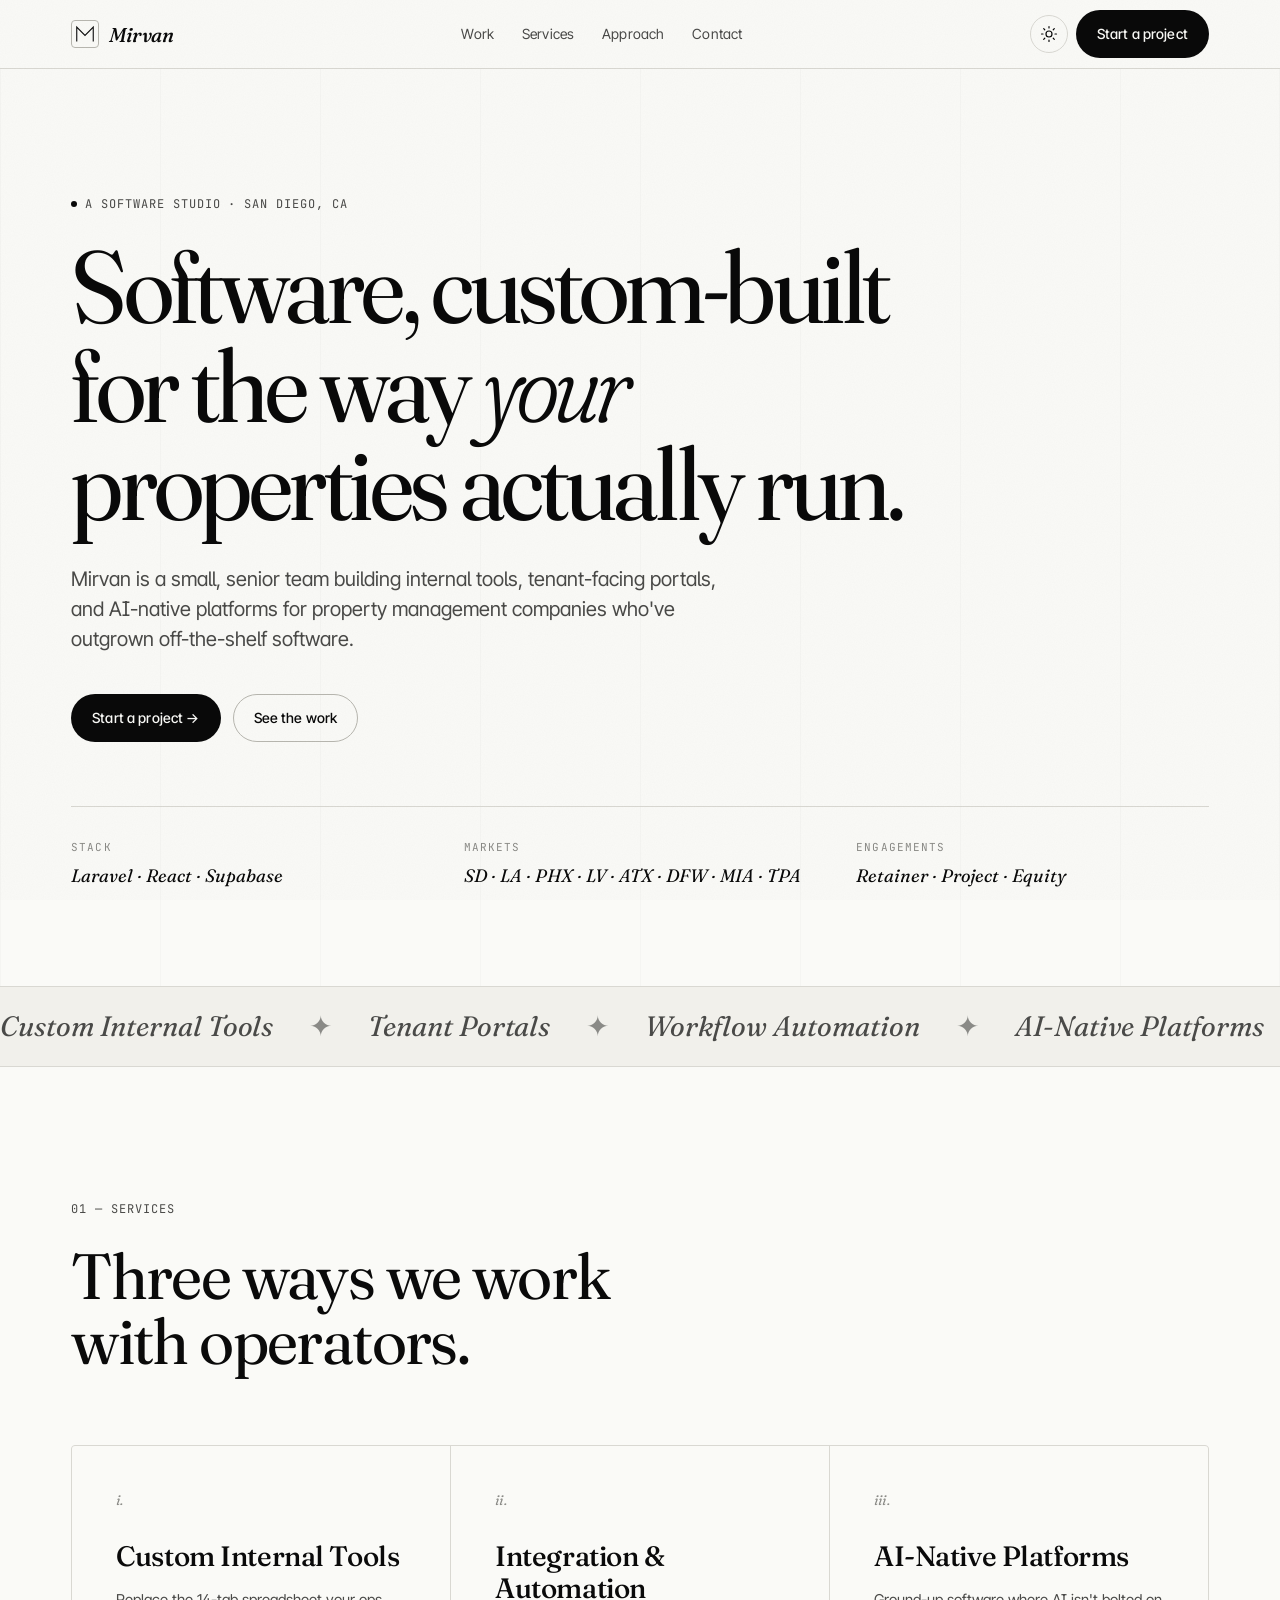
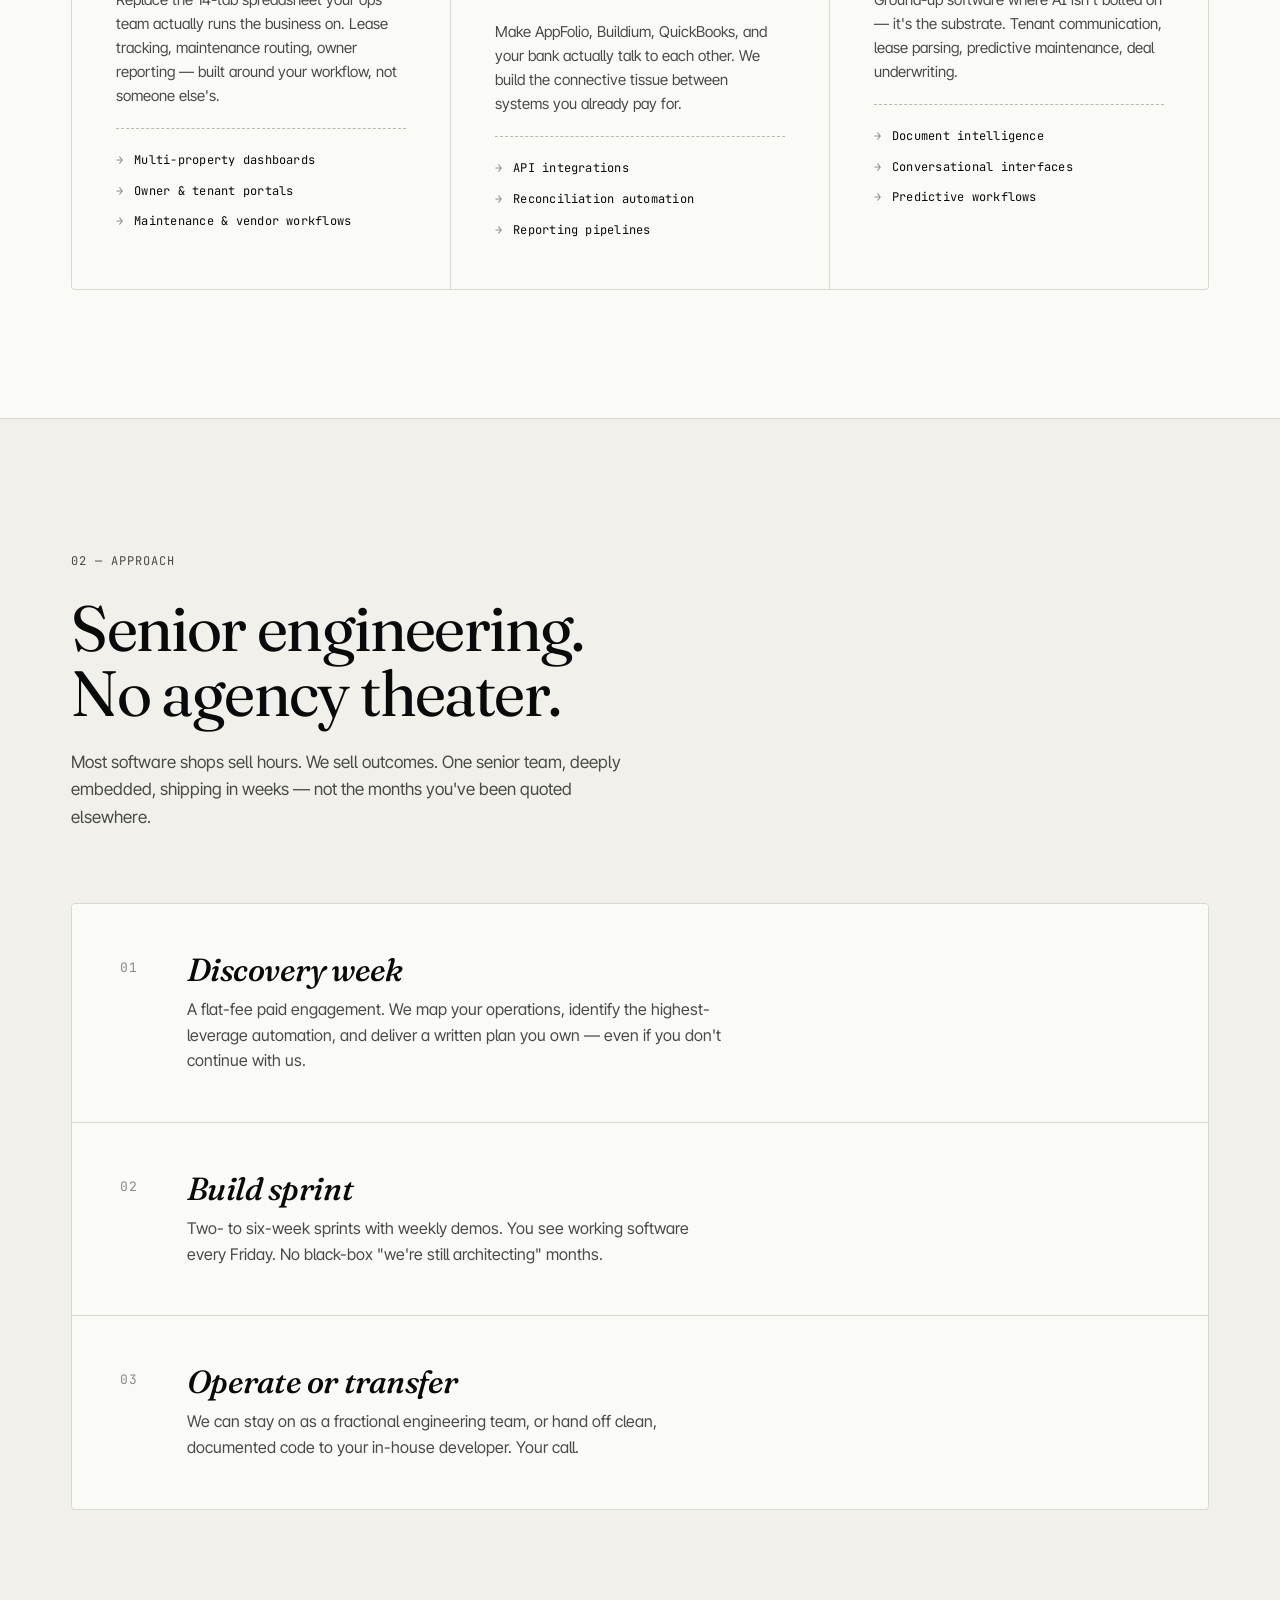
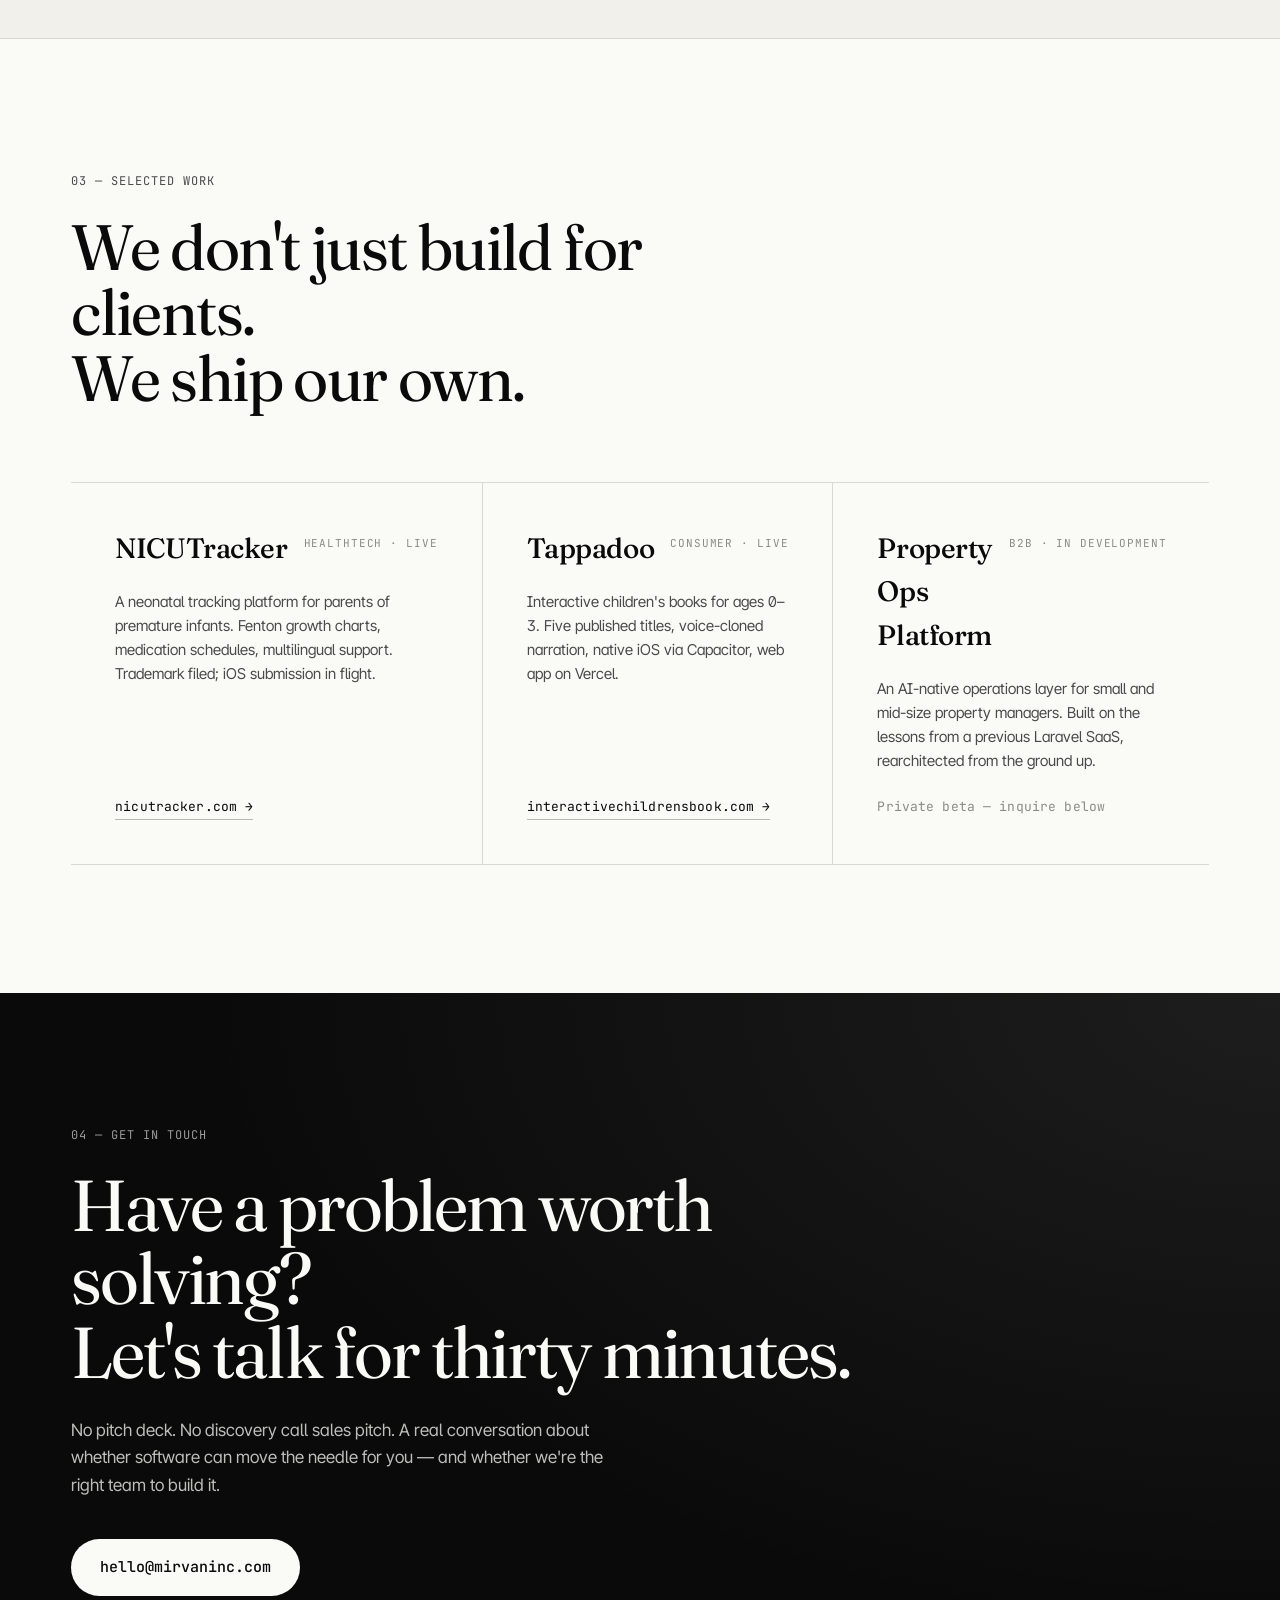
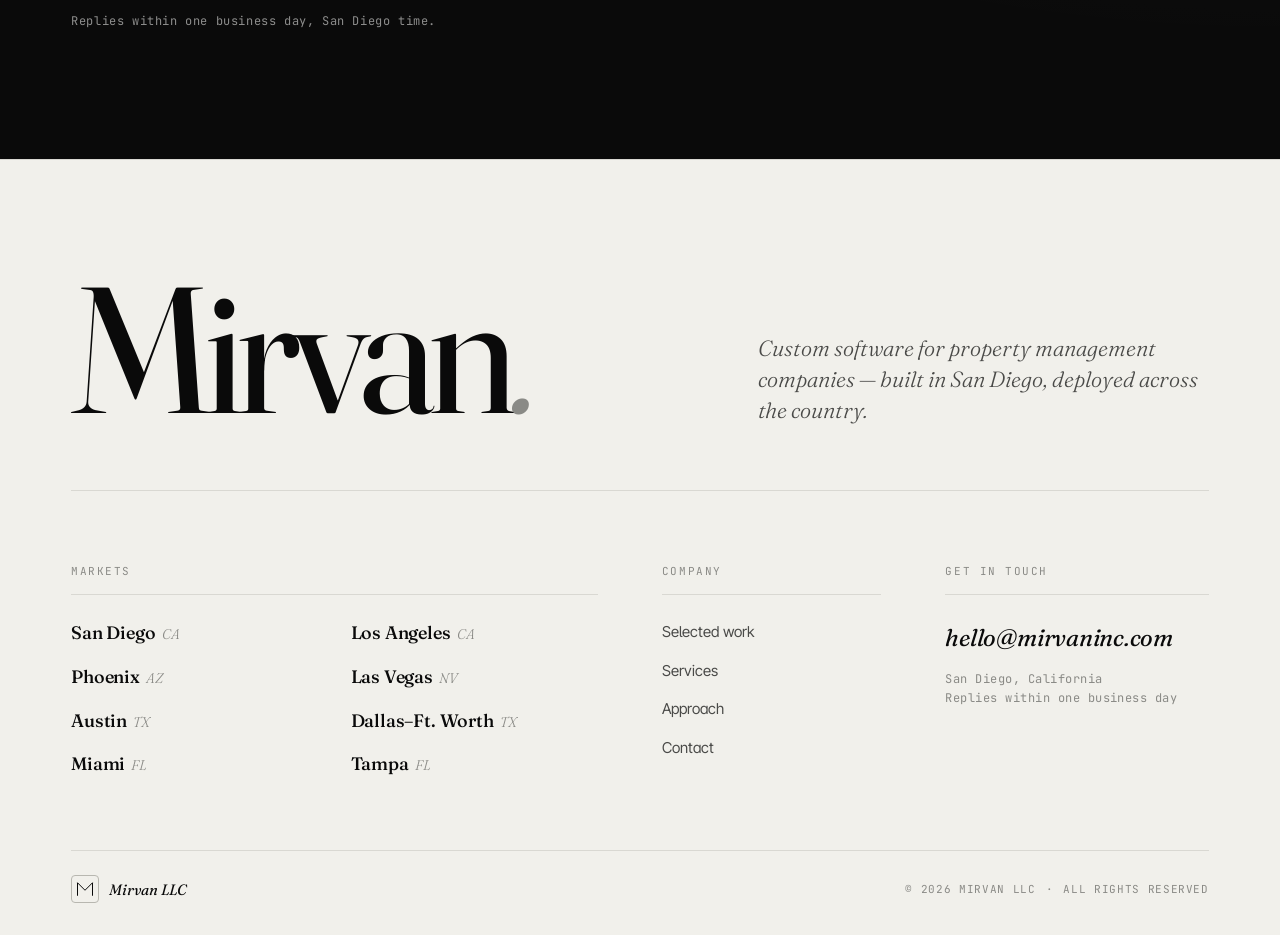
<file: index.html>
<!DOCTYPE html>
<html lang="en" data-theme="auto">
<head>
  <meta charset="UTF-8" />
  <meta name="viewport" content="width=device-width, initial-scale=1.0, viewport-fit=cover" />
  <meta name="theme-color" content="#0a0a0a" media="(prefers-color-scheme: dark)" />
  <meta name="theme-color" content="#fafafa" media="(prefers-color-scheme: light)" />

  <!-- Primary SEO -->
  <title>Mirvan — Custom Software for Property Management Companies</title>
  <meta name="description" content="Mirvan builds custom software, internal tools, and AI-native platforms for property management companies. San Diego-based. Serving Phoenix, Las Vegas, and Denver." />
  <meta name="keywords" content="property management software, custom software development, proptech, San Diego software company, property management automation, Laravel developer, React developer, AI for property management" />
  <meta name="author" content="Mirvan LLC" />
  <link rel="canonical" href="https://mirvaninc.com/" />

  <!-- Open Graph -->
  <meta property="og:type" content="website" />
  <meta property="og:url" content="https://mirvaninc.com/" />
  <meta property="og:title" content="Mirvan — Custom Software for Property Management Companies" />
  <meta property="og:description" content="Software studio building custom tools and AI-native platforms for property management companies. Based in San Diego." />
  <meta property="og:image" content="https://mirvaninc.com/og.png" />
  <meta property="og:site_name" content="Mirvan" />

  <!-- Twitter -->
  <meta name="twitter:card" content="summary_large_image" />
  <meta name="twitter:title" content="Mirvan — Custom Software for Property Management Companies" />
  <meta name="twitter:description" content="Software studio building custom tools and AI-native platforms for property management companies." />
  <meta name="twitter:image" content="https://mirvaninc.com/og.png" />

  <!-- Robots & verification placeholders -->
  <meta name="robots" content="index, follow, max-image-preview:large" />
  <meta name="googlebot" content="index, follow" />

  <!-- Favicons -->
  <link rel="icon" href="/favicon.svg" type="image/svg+xml" />
  <link rel="apple-touch-icon" href="/apple-touch-icon.png" />

  <!-- Preconnect for fonts -->
  <link rel="preconnect" href="https://fonts.googleapis.com" />
  <link rel="preconnect" href="https://fonts.gstatic.com" crossorigin />
  <link href="https://fonts.googleapis.com/css2?family=Fraunces:opsz,wght@9..144,300;9..144,400;9..144,500;9..144,600&family=JetBrains+Mono:wght@400;500&family=Inter+Tight:wght@300;400;500;600&display=swap" rel="stylesheet" />

  <!-- Structured data: Organization -->
  <script type="application/ld+json">
  {
    "@context": "https://schema.org",
    "@type": "Organization",
    "name": "Mirvan LLC",
    "alternateName": "Mirvan",
    "url": "https://mirvaninc.com",
    "logo": "https://mirvaninc.com/logo.svg",
    "description": "Software studio building custom tools and AI-native platforms for property management companies.",
    "founder": {
      "@type": "Person",
      "name": "Bijan Mirvan"
    },
    "address": {
      "@type": "PostalAddress",
      "addressLocality": "San Diego",
      "addressRegion": "CA",
      "addressCountry": "US"
    },
    "areaServed": ["San Diego", "Phoenix", "Las Vegas", "Denver"],
    "sameAs": []
  }
  </script>

  <!-- Structured data: Service -->
  <script type="application/ld+json">
  {
    "@context": "https://schema.org",
    "@type": "ProfessionalService",
    "name": "Mirvan",
    "image": "https://mirvaninc.com/og.png",
    "url": "https://mirvaninc.com",
    "telephone": "",
    "priceRange": "$$$",
    "address": {
      "@type": "PostalAddress",
      "addressLocality": "San Diego",
      "addressRegion": "CA",
      "addressCountry": "US"
    },
    "serviceType": "Custom software development for property management"
  }
  </script>

  <!-- Inline critical theme script: must run before paint to prevent flash -->
  <script>
    (function () {
      try {
        var stored = localStorage.getItem('mirvan-theme');
        var prefersDark = window.matchMedia('(prefers-color-scheme: dark)').matches;
        var theme = stored || (prefersDark ? 'dark' : 'light');
        document.documentElement.setAttribute('data-theme', theme);
      } catch (e) {
        document.documentElement.setAttribute('data-theme', 'light');
      }
    })();
  </script>

  <link rel="stylesheet" href="/styles.css" />
</head>
<body>
  <a class="skip" href="#main">Skip to content</a>

  <header class="nav" role="banner">
    <div class="nav__inner">
      <a href="/" class="nav__logo" aria-label="Mirvan home">
        <span class="nav__mark" aria-hidden="true">
          <svg viewBox="0 0 32 32" width="22" height="22" fill="none" stroke="currentColor" stroke-width="1.6" stroke-linecap="square">
            <path d="M4 26 L4 6 L16 18 L28 6 L28 26" />
          </svg>
        </span>
        <span class="nav__wordmark">Mirvan</span>
      </a>

      <nav class="nav__links" aria-label="Primary">
        <a href="#work">Work</a>
        <a href="#services">Services</a>
        <a href="#approach">Approach</a>
        <a href="#contact">Contact</a>
      </nav>

      <div class="nav__actions">
        <button id="theme-toggle" class="theme-toggle" type="button" aria-label="Toggle color theme" title="Toggle theme">
          <svg class="icon-sun" viewBox="0 0 24 24" width="18" height="18" fill="none" stroke="currentColor" stroke-width="1.6" stroke-linecap="round" stroke-linejoin="round" aria-hidden="true">
            <circle cx="12" cy="12" r="4" />
            <path d="M12 2v2M12 20v2M4.93 4.93l1.41 1.41M17.66 17.66l1.41 1.41M2 12h2M20 12h2M4.93 19.07l1.41-1.41M17.66 6.34l1.41-1.41" />
          </svg>
          <svg class="icon-moon" viewBox="0 0 24 24" width="18" height="18" fill="none" stroke="currentColor" stroke-width="1.6" stroke-linecap="round" stroke-linejoin="round" aria-hidden="true">
            <path d="M21 12.79A9 9 0 1 1 11.21 3 7 7 0 0 0 21 12.79z" />
          </svg>
        </button>
        <a href="#contact" class="btn btn--primary nav__cta">Start a project</a>
      </div>
    </div>
  </header>

  <main id="main">

    <!-- HERO -->
    <section class="hero" aria-labelledby="hero-title">
      <div class="hero__grid" aria-hidden="true">
        <span></span><span></span><span></span><span></span>
        <span></span><span></span><span></span><span></span>
      </div>

      <div class="hero__inner reveal">
        <p class="eyebrow">
          <span class="dot" aria-hidden="true"></span>
          A software studio · San Diego, CA
        </p>

        <h1 id="hero-title" class="hero__title">
          Software, custom-built<br />
          for the way <em>your</em><br />
          properties actually run.
        </h1>

        <p class="hero__lede">
          Mirvan is a small, senior team building internal tools, tenant-facing portals, and AI-native platforms for property management companies who've outgrown off-the-shelf software.
        </p>

        <div class="hero__cta">
          <a href="#contact" class="btn btn--primary">Start a project →</a>
          <a href="#work" class="btn btn--ghost">See the work</a>
        </div>

        <dl class="hero__stats">
          <div>
            <dt>Stack</dt>
            <dd>Laravel · React · Supabase</dd>
          </div>
          <div>
            <dt>Markets</dt>
            <dd>SD · LA · PHX · LV · ATX · DFW · MIA · TPA</dd>
          </div>
          <div>
            <dt>Engagements</dt>
            <dd>Retainer · Project · Equity</dd>
          </div>
        </dl>
      </div>
    </section>

    <!-- MARQUEE / TRUST STRIP -->
    <section class="marquee" aria-label="Capabilities">
      <div class="marquee__track">
        <span>Custom Internal Tools</span><span aria-hidden="true">✦</span>
        <span>Tenant Portals</span><span aria-hidden="true">✦</span>
        <span>Workflow Automation</span><span aria-hidden="true">✦</span>
        <span>AI-Native Platforms</span><span aria-hidden="true">✦</span>
        <span>Data Integration</span><span aria-hidden="true">✦</span>
        <span>Mobile Apps</span><span aria-hidden="true">✦</span>
        <!-- duplicated for seamless loop -->
        <span>Custom Internal Tools</span><span aria-hidden="true">✦</span>
        <span>Tenant Portals</span><span aria-hidden="true">✦</span>
        <span>Workflow Automation</span><span aria-hidden="true">✦</span>
        <span>AI-Native Platforms</span><span aria-hidden="true">✦</span>
        <span>Data Integration</span><span aria-hidden="true">✦</span>
        <span>Mobile Apps</span><span aria-hidden="true">✦</span>
      </div>
    </section>

    <!-- SERVICES -->
    <section id="services" class="section" aria-labelledby="services-title">
      <div class="section__inner">
        <header class="section__head reveal">
          <p class="eyebrow">01 — Services</p>
          <h2 id="services-title" class="section__title">
            Three ways we work<br />with operators.
          </h2>
        </header>

        <div class="cards">
          <article class="card reveal">
            <span class="card__num">i.</span>
            <h3 class="card__title">Custom Internal Tools</h3>
            <p class="card__body">
              Replace the 14-tab spreadsheet your ops team actually runs the business on. Lease tracking, maintenance routing, owner reporting — built around your workflow, not someone else's.
            </p>
            <ul class="card__list">
              <li>Multi-property dashboards</li>
              <li>Owner & tenant portals</li>
              <li>Maintenance & vendor workflows</li>
            </ul>
          </article>

          <article class="card reveal">
            <span class="card__num">ii.</span>
            <h3 class="card__title">Integration & Automation</h3>
            <p class="card__body">
              Make AppFolio, Buildium, QuickBooks, and your bank actually talk to each other. We build the connective tissue between systems you already pay for.
            </p>
            <ul class="card__list">
              <li>API integrations</li>
              <li>Reconciliation automation</li>
              <li>Reporting pipelines</li>
            </ul>
          </article>

          <article class="card reveal">
            <span class="card__num">iii.</span>
            <h3 class="card__title">AI-Native Platforms</h3>
            <p class="card__body">
              Ground-up software where AI isn't bolted on — it's the substrate. Tenant communication, lease parsing, predictive maintenance, deal underwriting.
            </p>
            <ul class="card__list">
              <li>Document intelligence</li>
              <li>Conversational interfaces</li>
              <li>Predictive workflows</li>
            </ul>
          </article>
        </div>
      </div>
    </section>

    <!-- APPROACH -->
    <section id="approach" class="section section--alt" aria-labelledby="approach-title">
      <div class="section__inner">
        <header class="section__head reveal">
          <p class="eyebrow">02 — Approach</p>
          <h2 id="approach-title" class="section__title">
            Senior engineering.<br />No agency theater.
          </h2>
          <p class="section__lede">
            Most software shops sell hours. We sell outcomes. One senior team, deeply embedded, shipping in weeks — not the months you've been quoted elsewhere.
          </p>
        </header>

        <ol class="steps">
          <li class="step reveal">
            <span class="step__num">01</span>
            <div>
              <h3 class="step__title">Discovery week</h3>
              <p class="step__body">A flat-fee paid engagement. We map your operations, identify the highest-leverage automation, and deliver a written plan you own — even if you don't continue with us.</p>
            </div>
          </li>
          <li class="step reveal">
            <span class="step__num">02</span>
            <div>
              <h3 class="step__title">Build sprint</h3>
              <p class="step__body">Two- to six-week sprints with weekly demos. You see working software every Friday. No black-box "we're still architecting" months.</p>
            </div>
          </li>
          <li class="step reveal">
            <span class="step__num">03</span>
            <div>
              <h3 class="step__title">Operate or transfer</h3>
              <p class="step__body">We can stay on as a fractional engineering team, or hand off clean, documented code to your in-house developer. Your call.</p>
            </div>
          </li>
        </ol>
      </div>
    </section>

    <!-- WORK / PRODUCTS -->
    <section id="work" class="section" aria-labelledby="work-title">
      <div class="section__inner">
        <header class="section__head reveal">
          <p class="eyebrow">03 — Selected work</p>
          <h2 id="work-title" class="section__title">
            We don't just build for clients.<br />We ship our own.
          </h2>
        </header>

        <div class="work">
          <article class="work__item reveal">
            <header class="work__head">
              <h3 class="work__title">NICUTracker</h3>
              <span class="work__tag">Healthtech · Live</span>
            </header>
            <p class="work__body">
              A neonatal tracking platform for parents of premature infants. Fenton growth charts, medication schedules, multilingual support. Trademark filed; iOS submission in flight.
            </p>
            <a class="work__link" href="https://nicutracker.com" target="_blank" rel="noopener">nicutracker.com →</a>
          </article>

          <article class="work__item reveal">
            <header class="work__head">
              <h3 class="work__title">Tappadoo</h3>
              <span class="work__tag">Consumer · Live</span>
            </header>
            <p class="work__body">
              Interactive children's books for ages 0–3. Five published titles, voice-cloned narration, native iOS via Capacitor, web app on Vercel.
            </p>
            <a class="work__link" href="https://interactivechildrensbook.com" target="_blank" rel="noopener">interactivechildrensbook.com →</a>
          </article>

          <article class="work__item reveal">
            <header class="work__head">
              <h3 class="work__title">Property Ops Platform</h3>
              <span class="work__tag">B2B · In development</span>
            </header>
            <p class="work__body">
              An AI-native operations layer for small and mid-size property managers. Built on the lessons from a previous Laravel SaaS, rearchitected from the ground up.
            </p>
            <span class="work__link work__link--muted">Private beta — inquire below</span>
          </article>
        </div>
      </div>
    </section>

    <!-- CONTACT -->
    <section id="contact" class="section section--contact" aria-labelledby="contact-title">
      <div class="section__inner">
        <div class="contact reveal">
          <p class="eyebrow">04 — Get in touch</p>
          <h2 id="contact-title" class="contact__title">
            Have a problem worth solving?<br />Let's talk for thirty minutes.
          </h2>
          <p class="contact__lede">
            No pitch deck. No discovery call sales pitch. A real conversation about whether software can move the needle for you — and whether we're the right team to build it.
          </p>

          <div class="contact__cta">
            <a href="mailto:hello@mirvaninc.com" class="btn btn--primary btn--lg">hello@mirvaninc.com</a>
            <p class="contact__note">Replies within one business day, San Diego time.</p>
          </div>
        </div>
      </div>
    </section>
  </main>

  <footer class="footer" role="contentinfo">
    <div class="footer__inner">

      <div class="footer__top">
        <h2 class="footer__wordmark">Mirvan<em>.</em></h2>
        <p class="footer__tagline">Custom software for property management companies — built in San Diego, deployed across the country.</p>
      </div>

      <div class="footer__cols">
        <nav class="footer__cities" aria-label="Markets we serve">
          <p class="footer__col-label">Markets</p>
          <ul>
            <li><a href="/property-management-software/san-diego/">San Diego<span class="footer__state">CA</span></a></li>
            <li><a href="/property-management-software/los-angeles/">Los Angeles<span class="footer__state">CA</span></a></li>
            <li><a href="/property-management-software/phoenix/">Phoenix<span class="footer__state">AZ</span></a></li>
            <li><a href="/property-management-software/las-vegas/">Las Vegas<span class="footer__state">NV</span></a></li>
            <li><a href="/property-management-software/austin/">Austin<span class="footer__state">TX</span></a></li>
            <li><a href="/property-management-software/dallas-fort-worth/">Dallas–Ft. Worth<span class="footer__state">TX</span></a></li>
            <li><a href="/property-management-software/miami/">Miami<span class="footer__state">FL</span></a></li>
            <li><a href="/property-management-software/tampa/">Tampa<span class="footer__state">FL</span></a></li>
          </ul>
        </nav>

        <nav class="footer__nav" aria-label="Site">
          <p class="footer__col-label">Company</p>
          <ul>
            <li><a href="#work">Selected work</a></li>
            <li><a href="#services">Services</a></li>
            <li><a href="#approach">Approach</a></li>
            <li><a href="#contact">Contact</a></li>
          </ul>
        </nav>

        <div class="footer__contact">
          <p class="footer__col-label">Get in touch</p>
          <a href="mailto:hello@mirvaninc.com">hello@mirvaninc.com</a>
          <p class="footer__contact-meta">San Diego, California<br/>Replies within one business day</p>
        </div>
      </div>

      <div class="footer__bottom">
        <div class="footer__brand">
          <span class="nav__mark" aria-hidden="true">
            <svg viewBox="0 0 32 32" width="20" height="20" fill="none" stroke="currentColor" stroke-width="1.6" stroke-linecap="square">
              <path d="M4 26 L4 6 L16 18 L28 6 L28 26" />
            </svg>
          </span>
          <span>Mirvan LLC</span>
        </div>
        <p class="footer__meta">
          <span>© <span id="year"></span> Mirvan LLC</span>
          <span aria-hidden="true">·</span>
          <span>All rights reserved</span>
        </p>
      </div>

    </div>
  </footer>

  <script src="/main.js" defer></script>
</body>
</html>
</file>
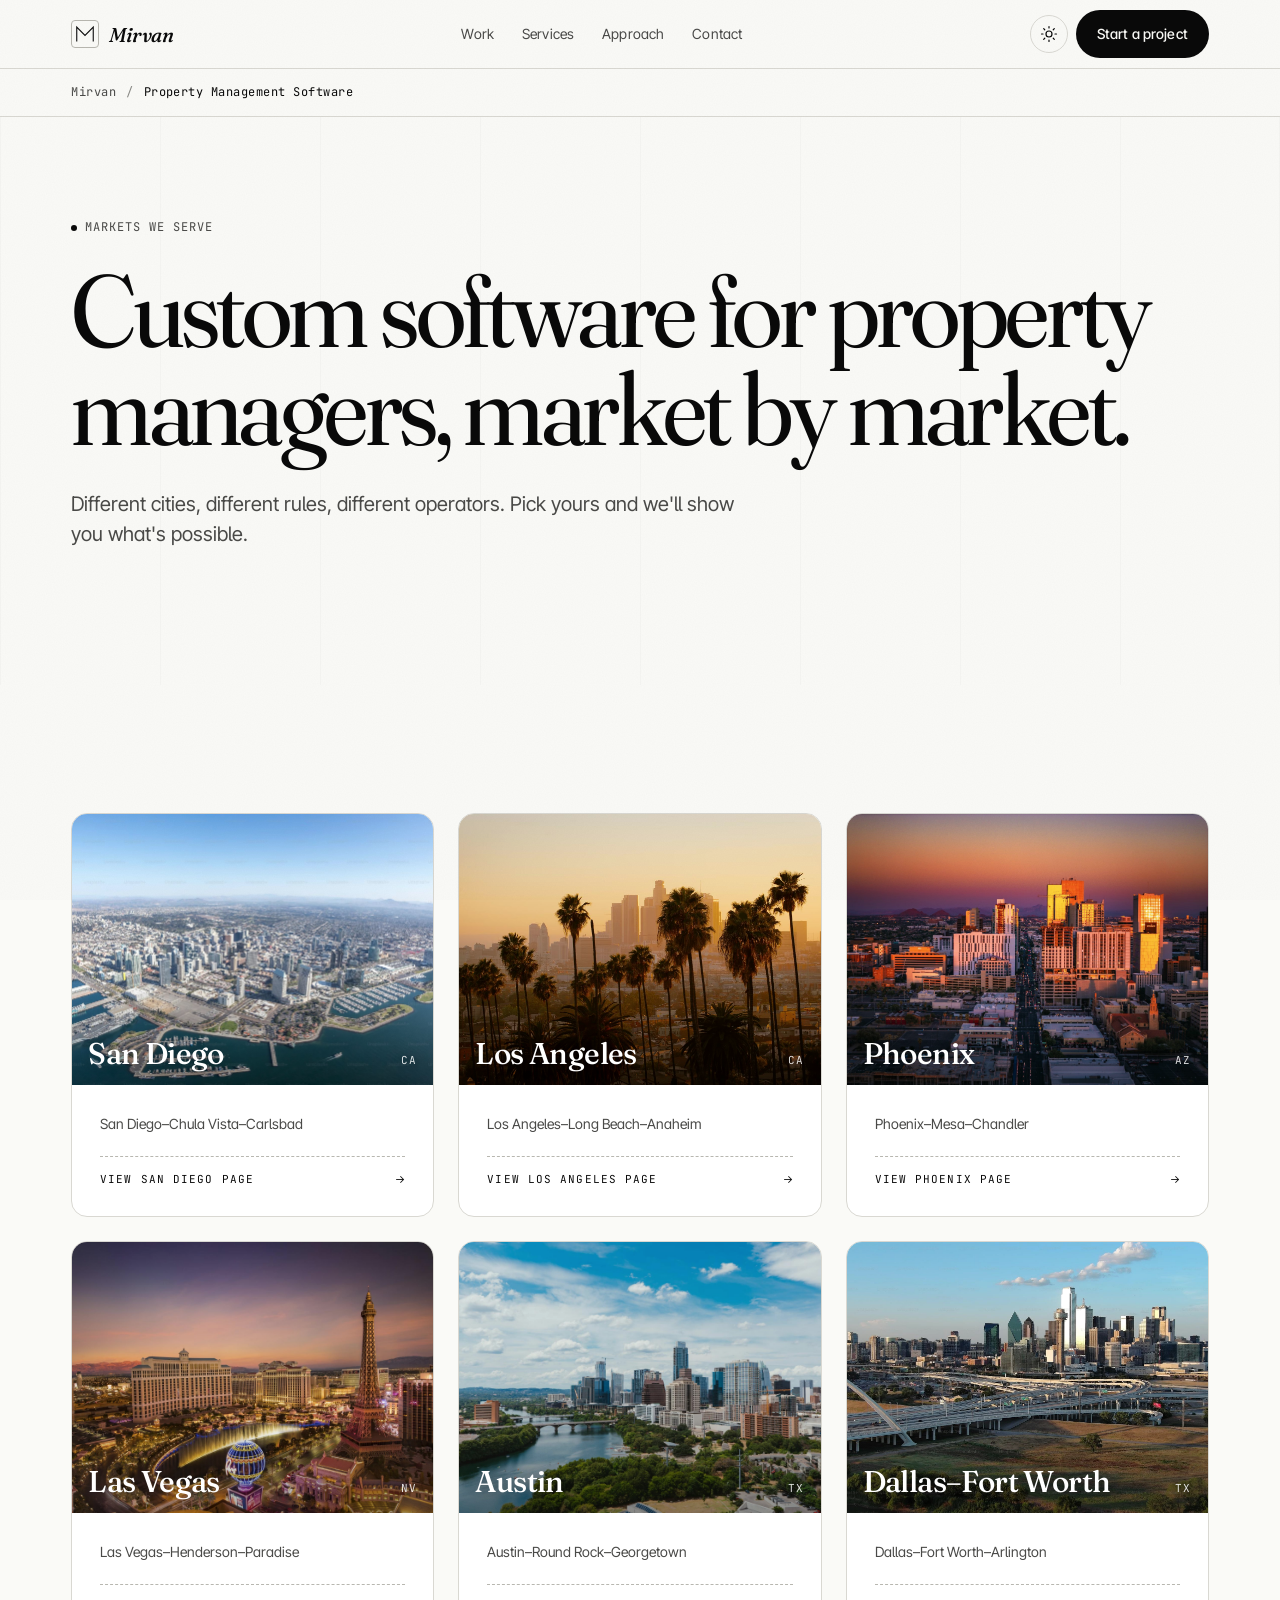
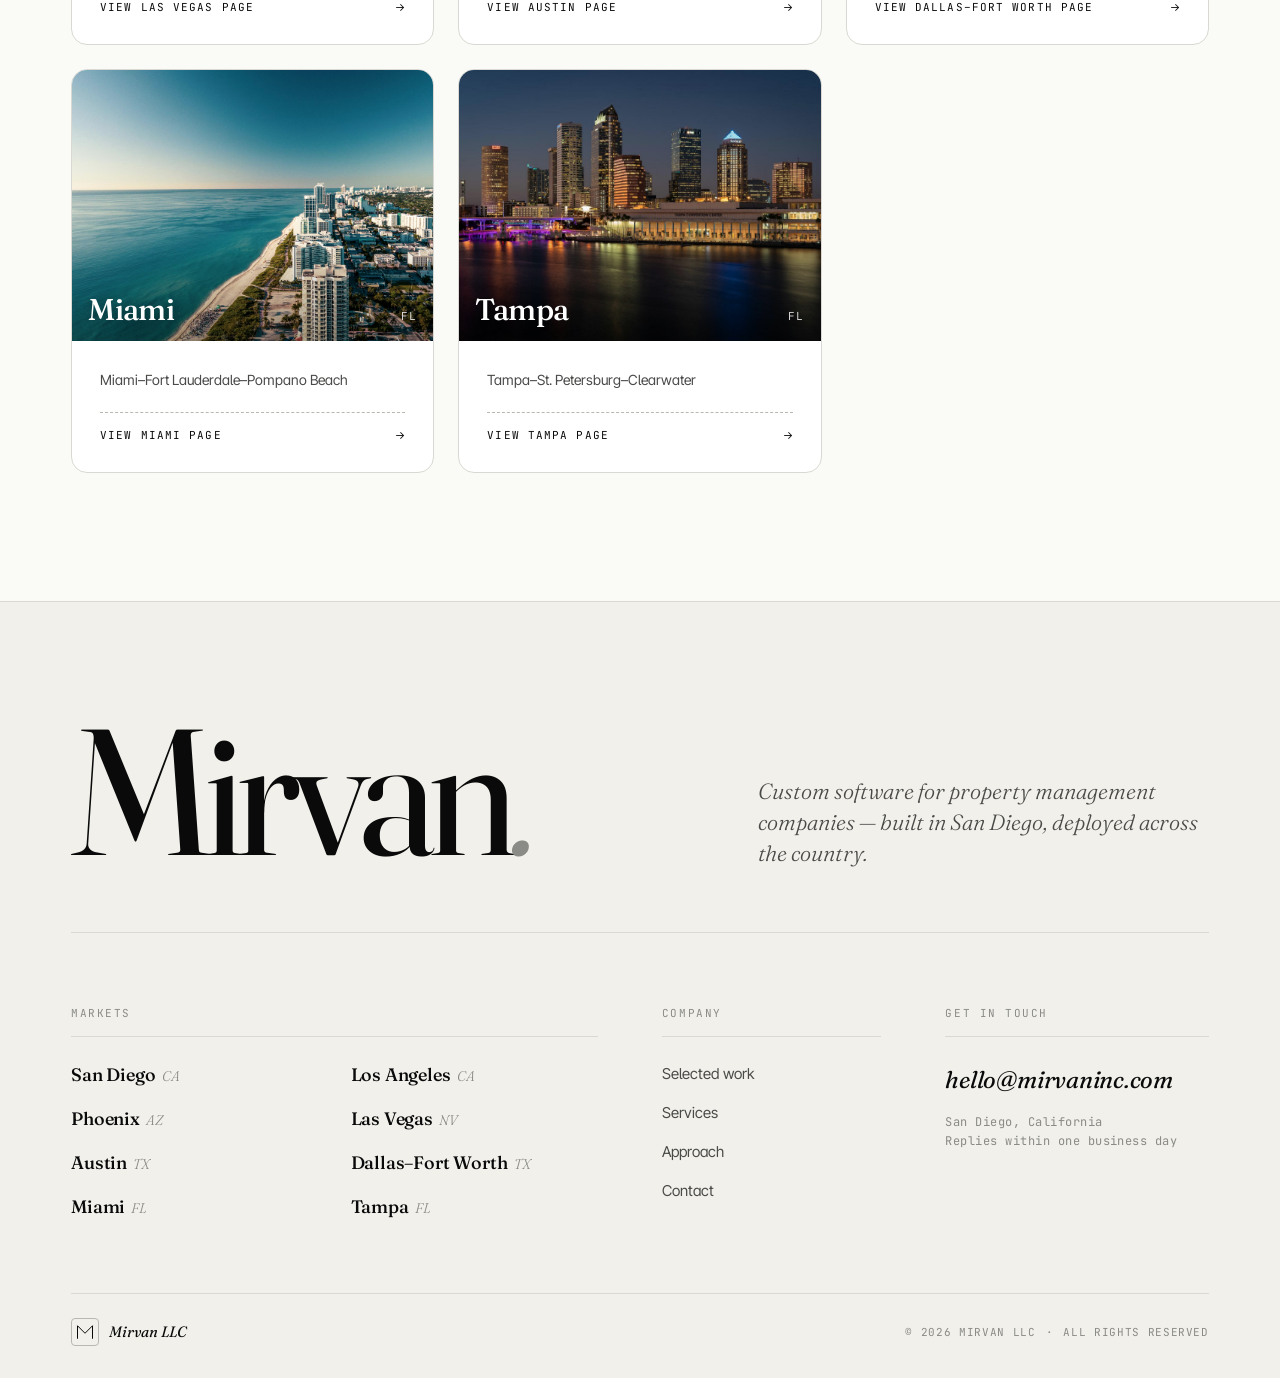
<file: property-management-software/index.html>
<!DOCTYPE html>
<html lang="en" data-theme="auto">
<head>
  <meta charset="UTF-8" />
  <meta name="viewport" content="width=device-width, initial-scale=1.0, viewport-fit=cover" />
  <title>Property Management Software by City | Mirvan</title>
  <meta name="description" content="Mirvan builds custom property management software for operators across the country. Find your market — San Diego, LA, Phoenix, Las Vegas, Austin, Dallas–Fort Worth, Miami, and Tampa." />
  <link rel="canonical" href="https://mirvaninc.com/property-management-software/" />
  <meta name="robots" content="index, follow" />
  <link rel="icon" href="/favicon.svg" type="image/svg+xml" />
  <link rel="preconnect" href="https://fonts.googleapis.com" />
  <link rel="preconnect" href="https://fonts.gstatic.com" crossorigin />
  <link href="https://fonts.googleapis.com/css2?family=Fraunces:opsz,wght@9..144,300;9..144,400;9..144,500;9..144,600&family=JetBrains+Mono:wght@400;500&family=Inter+Tight:wght@300;400;500;600&display=swap" rel="stylesheet" />
  <script>
    (function () {
      try {
        var stored = localStorage.getItem('mirvan-theme');
        var prefersDark = window.matchMedia('(prefers-color-scheme: dark)').matches;
        document.documentElement.setAttribute('data-theme', stored || (prefersDark ? 'dark' : 'light'));
      } catch (e) { document.documentElement.setAttribute('data-theme', 'light'); }
    })();
  </script>
  <link rel="stylesheet" href="/styles.css" />
</head>
<body>
  <a class="skip" href="#main">Skip to content</a>
  <header class="nav" role="banner">
    <div class="nav__inner">
      <a href="/" class="nav__logo">
        <span class="nav__mark" aria-hidden="true">
          <svg viewBox="0 0 32 32" width="22" height="22" fill="none" stroke="currentColor" stroke-width="1.6" stroke-linecap="square"><path d="M4 26 L4 6 L16 18 L28 6 L28 26" /></svg>
        </span>
        <span class="nav__wordmark">Mirvan</span>
      </a>
      <nav class="nav__links" aria-label="Primary">
        <a href="/#work">Work</a><a href="/#services">Services</a><a href="/#approach">Approach</a><a href="/#contact">Contact</a>
      </nav>
      <div class="nav__actions">
        <button id="theme-toggle" class="theme-toggle" type="button" aria-label="Toggle theme">
          <svg class="icon-sun" viewBox="0 0 24 24" width="18" height="18" fill="none" stroke="currentColor" stroke-width="1.6" stroke-linecap="round" stroke-linejoin="round" aria-hidden="true"><circle cx="12" cy="12" r="4"/><path d="M12 2v2M12 20v2M4.93 4.93l1.41 1.41M17.66 17.66l1.41 1.41M2 12h2M20 12h2M4.93 19.07l1.41-1.41M17.66 6.34l1.41-1.41"/></svg>
          <svg class="icon-moon" viewBox="0 0 24 24" width="18" height="18" fill="none" stroke="currentColor" stroke-width="1.6" stroke-linecap="round" stroke-linejoin="round" aria-hidden="true"><path d="M21 12.79A9 9 0 1 1 11.21 3 7 7 0 0 0 21 12.79z"/></svg>
        </button>
        <a href="/#contact" class="btn btn--primary nav__cta">Start a project</a>
      </div>
    </div>
  </header>

  <main id="main">
    <!-- BREADCRUMB -->
    <nav class="breadcrumb" aria-label="Breadcrumb">
      <div class="breadcrumb__inner">
        <a href="/">Mirvan</a>
        <span aria-hidden="true">/</span>
        <span class="breadcrumb__current">Property Management Software</span>
      </div>
    </nav>

    <section class="hero hero--city">
      <div class="hero__grid" aria-hidden="true"><span></span><span></span><span></span><span></span><span></span><span></span><span></span><span></span></div>
      <div class="hero__inner reveal">
        <p class="eyebrow"><span class="dot" aria-hidden="true"></span>Markets we serve</p>
        <h1 class="hero__title">Custom software for property managers, market by market.</h1>
        <p class="hero__lede">Different cities, different rules, different operators. Pick yours and we'll show you what's possible.</p>
      </div>
    </section>

    <section class="section">
      <div class="section__inner">
        <div class="hub-grid">
          <a class="hub-card reveal" href="/property-management-software/san-diego/">
            <div class="hub-card__media">
              <img src="/public/cities/san-diego-hero.jpg" alt="San Diego, CA" loading="lazy" decoding="async" />
              <div class="hub-card__media-label">
                <h3 class="hub-card__media-city">San Diego</h3>
                <span class="hub-card__media-state">CA</span>
              </div>
            </div>
            <div class="hub-card__body">
              <p class="hub-card__metro">San Diego–Chula Vista–Carlsbad</p>
              <p class="hub-card__cta"><span>View San Diego page</span></p>
            </div>
          </a>
          <a class="hub-card reveal" href="/property-management-software/los-angeles/">
            <div class="hub-card__media">
              <img src="/public/cities/los-angeles-hero.jpg" alt="Los Angeles, CA" loading="lazy" decoding="async" />
              <div class="hub-card__media-label">
                <h3 class="hub-card__media-city">Los Angeles</h3>
                <span class="hub-card__media-state">CA</span>
              </div>
            </div>
            <div class="hub-card__body">
              <p class="hub-card__metro">Los Angeles–Long Beach–Anaheim</p>
              <p class="hub-card__cta"><span>View Los Angeles page</span></p>
            </div>
          </a>
          <a class="hub-card reveal" href="/property-management-software/phoenix/">
            <div class="hub-card__media">
              <img src="/public/cities/phoenix-hero.jpg" alt="Phoenix, AZ" loading="lazy" decoding="async" />
              <div class="hub-card__media-label">
                <h3 class="hub-card__media-city">Phoenix</h3>
                <span class="hub-card__media-state">AZ</span>
              </div>
            </div>
            <div class="hub-card__body">
              <p class="hub-card__metro">Phoenix–Mesa–Chandler</p>
              <p class="hub-card__cta"><span>View Phoenix page</span></p>
            </div>
          </a>
          <a class="hub-card reveal" href="/property-management-software/las-vegas/">
            <div class="hub-card__media">
              <img src="/public/cities/las-vegas-hero.jpg" alt="Las Vegas, NV" loading="lazy" decoding="async" />
              <div class="hub-card__media-label">
                <h3 class="hub-card__media-city">Las Vegas</h3>
                <span class="hub-card__media-state">NV</span>
              </div>
            </div>
            <div class="hub-card__body">
              <p class="hub-card__metro">Las Vegas–Henderson–Paradise</p>
              <p class="hub-card__cta"><span>View Las Vegas page</span></p>
            </div>
          </a>
          <a class="hub-card reveal" href="/property-management-software/austin/">
            <div class="hub-card__media">
              <img src="/public/cities/austin-hero.jpg" alt="Austin, TX" loading="lazy" decoding="async" />
              <div class="hub-card__media-label">
                <h3 class="hub-card__media-city">Austin</h3>
                <span class="hub-card__media-state">TX</span>
              </div>
            </div>
            <div class="hub-card__body">
              <p class="hub-card__metro">Austin–Round Rock–Georgetown</p>
              <p class="hub-card__cta"><span>View Austin page</span></p>
            </div>
          </a>
          <a class="hub-card reveal" href="/property-management-software/dallas-fort-worth/">
            <div class="hub-card__media">
              <img src="/public/cities/dallas-fort-worth-hero.jpg" alt="Dallas–Fort Worth, TX" loading="lazy" decoding="async" />
              <div class="hub-card__media-label">
                <h3 class="hub-card__media-city">Dallas–Fort Worth</h3>
                <span class="hub-card__media-state">TX</span>
              </div>
            </div>
            <div class="hub-card__body">
              <p class="hub-card__metro">Dallas–Fort Worth–Arlington</p>
              <p class="hub-card__cta"><span>View Dallas–Fort Worth page</span></p>
            </div>
          </a>
          <a class="hub-card reveal" href="/property-management-software/miami/">
            <div class="hub-card__media">
              <img src="/public/cities/miami-hero.jpg" alt="Miami, FL" loading="lazy" decoding="async" />
              <div class="hub-card__media-label">
                <h3 class="hub-card__media-city">Miami</h3>
                <span class="hub-card__media-state">FL</span>
              </div>
            </div>
            <div class="hub-card__body">
              <p class="hub-card__metro">Miami–Fort Lauderdale–Pompano Beach</p>
              <p class="hub-card__cta"><span>View Miami page</span></p>
            </div>
          </a>
          <a class="hub-card reveal" href="/property-management-software/tampa/">
            <div class="hub-card__media">
              <img src="/public/cities/tampa-hero.jpg" alt="Tampa, FL" loading="lazy" decoding="async" />
              <div class="hub-card__media-label">
                <h3 class="hub-card__media-city">Tampa</h3>
                <span class="hub-card__media-state">FL</span>
              </div>
            </div>
            <div class="hub-card__body">
              <p class="hub-card__metro">Tampa–St. Petersburg–Clearwater</p>
              <p class="hub-card__cta"><span>View Tampa page</span></p>
            </div>
          </a>
        </div>
      </div>
    </section>
  </main>

  <footer class="footer" role="contentinfo">
    <div class="footer__inner">

      <div class="footer__top">
        <h2 class="footer__wordmark">Mirvan<em>.</em></h2>
        <p class="footer__tagline">Custom software for property management companies — built in San Diego, deployed across the country.</p>
      </div>

      <div class="footer__cols">
        <nav class="footer__cities" aria-label="Markets we serve">
          <p class="footer__col-label">Markets</p>
          <ul>
            <li><a href="/property-management-software/san-diego/">San Diego<span class="footer__state">CA</span></a></li>
            <li><a href="/property-management-software/los-angeles/">Los Angeles<span class="footer__state">CA</span></a></li>
            <li><a href="/property-management-software/phoenix/">Phoenix<span class="footer__state">AZ</span></a></li>
            <li><a href="/property-management-software/las-vegas/">Las Vegas<span class="footer__state">NV</span></a></li>
            <li><a href="/property-management-software/austin/">Austin<span class="footer__state">TX</span></a></li>
            <li><a href="/property-management-software/dallas-fort-worth/">Dallas–Fort Worth<span class="footer__state">TX</span></a></li>
            <li><a href="/property-management-software/miami/">Miami<span class="footer__state">FL</span></a></li>
            <li><a href="/property-management-software/tampa/">Tampa<span class="footer__state">FL</span></a></li>
          </ul>
        </nav>

        <nav class="footer__nav" aria-label="Site">
          <p class="footer__col-label">Company</p>
          <ul>
            <li><a href="/#work">Selected work</a></li>
            <li><a href="/#services">Services</a></li>
            <li><a href="/#approach">Approach</a></li>
            <li><a href="/#contact">Contact</a></li>
          </ul>
        </nav>

        <div class="footer__contact">
          <p class="footer__col-label">Get in touch</p>
          <a href="mailto:hello@mirvaninc.com">hello@mirvaninc.com</a>
          <p class="footer__contact-meta">San Diego, California<br/>Replies within one business day</p>
        </div>
      </div>

      <div class="footer__bottom">
        <div class="footer__brand">
          <span class="nav__mark" aria-hidden="true"><svg viewBox="0 0 32 32" width="20" height="20" fill="none" stroke="currentColor" stroke-width="1.6" stroke-linecap="square"><path d="M4 26 L4 6 L16 18 L28 6 L28 26" /></svg></span>
          <span>Mirvan LLC</span>
        </div>
        <p class="footer__meta">
          <span>© <span id="year"></span> Mirvan LLC</span>
          <span aria-hidden="true">·</span>
          <span>All rights reserved</span>
        </p>
      </div>

    </div>
  </footer>

  <script src="/main.js" defer></script>
</body>
</html>
</file>
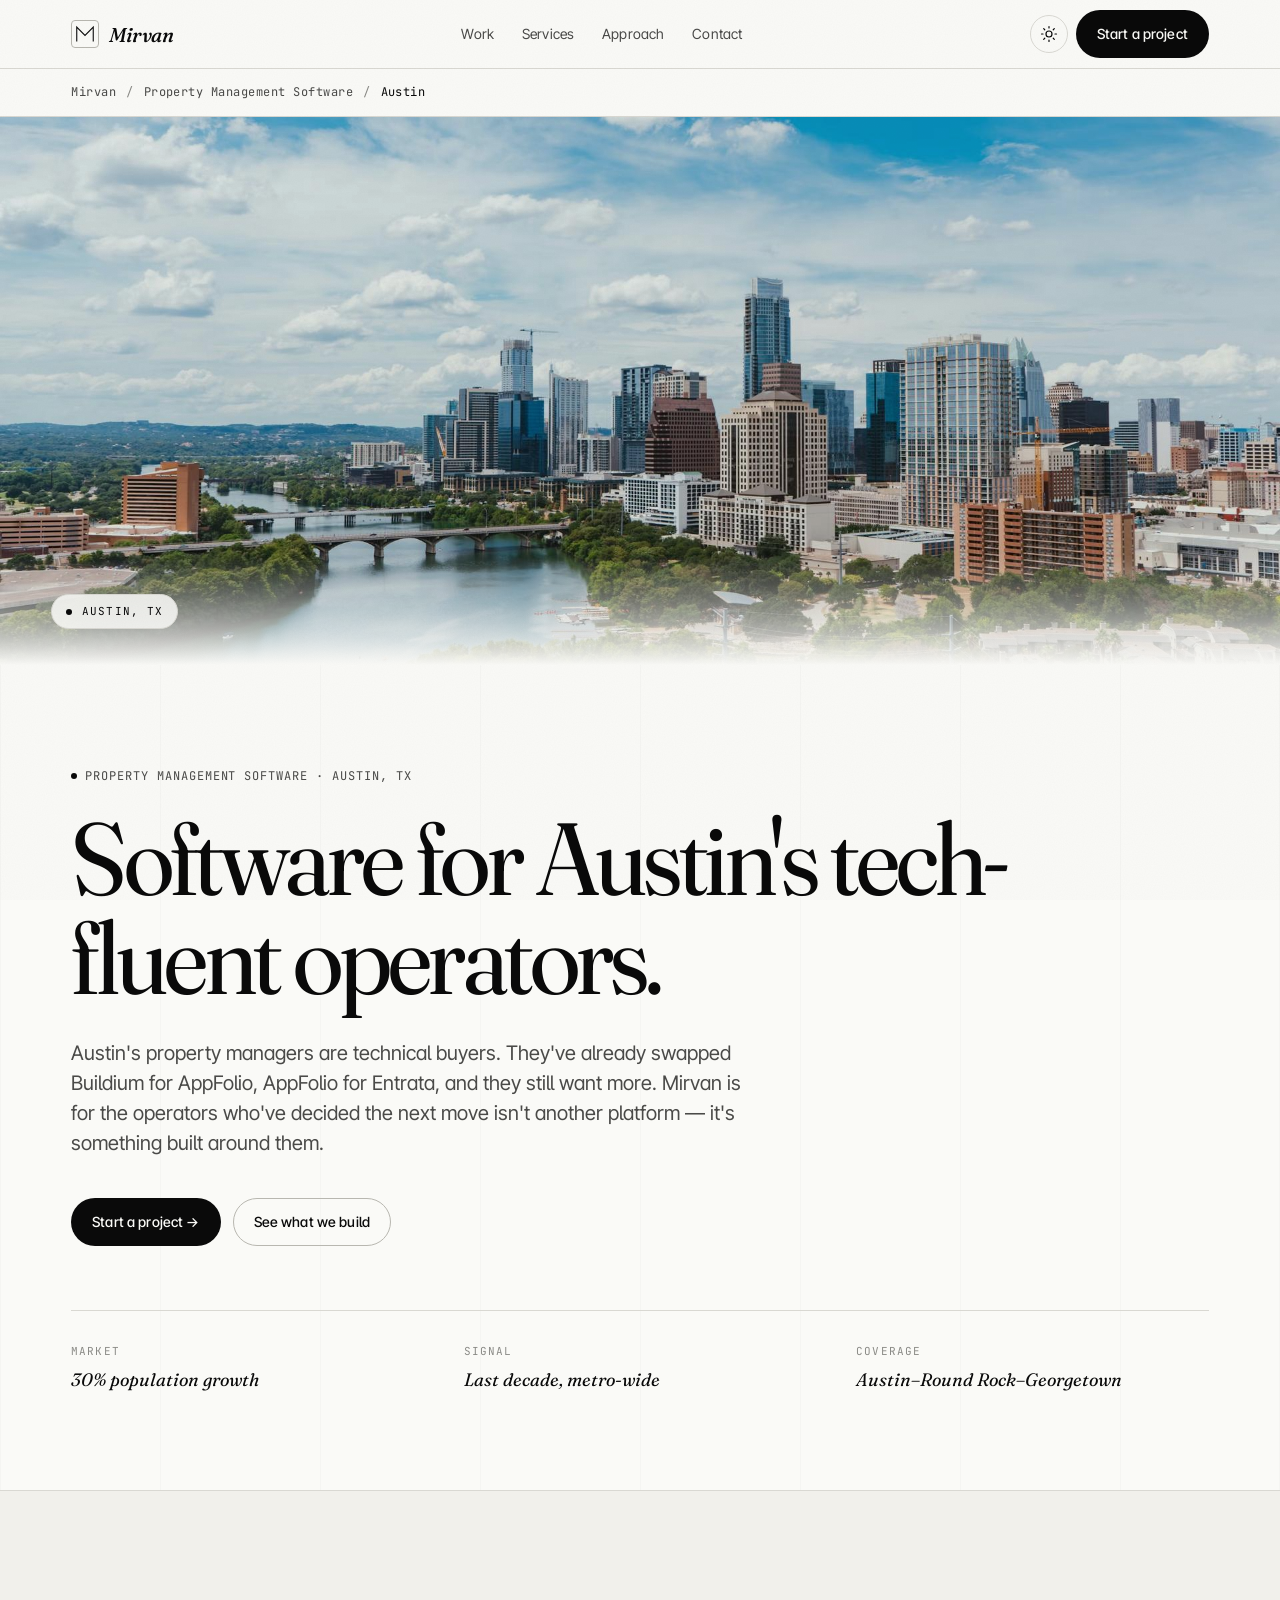
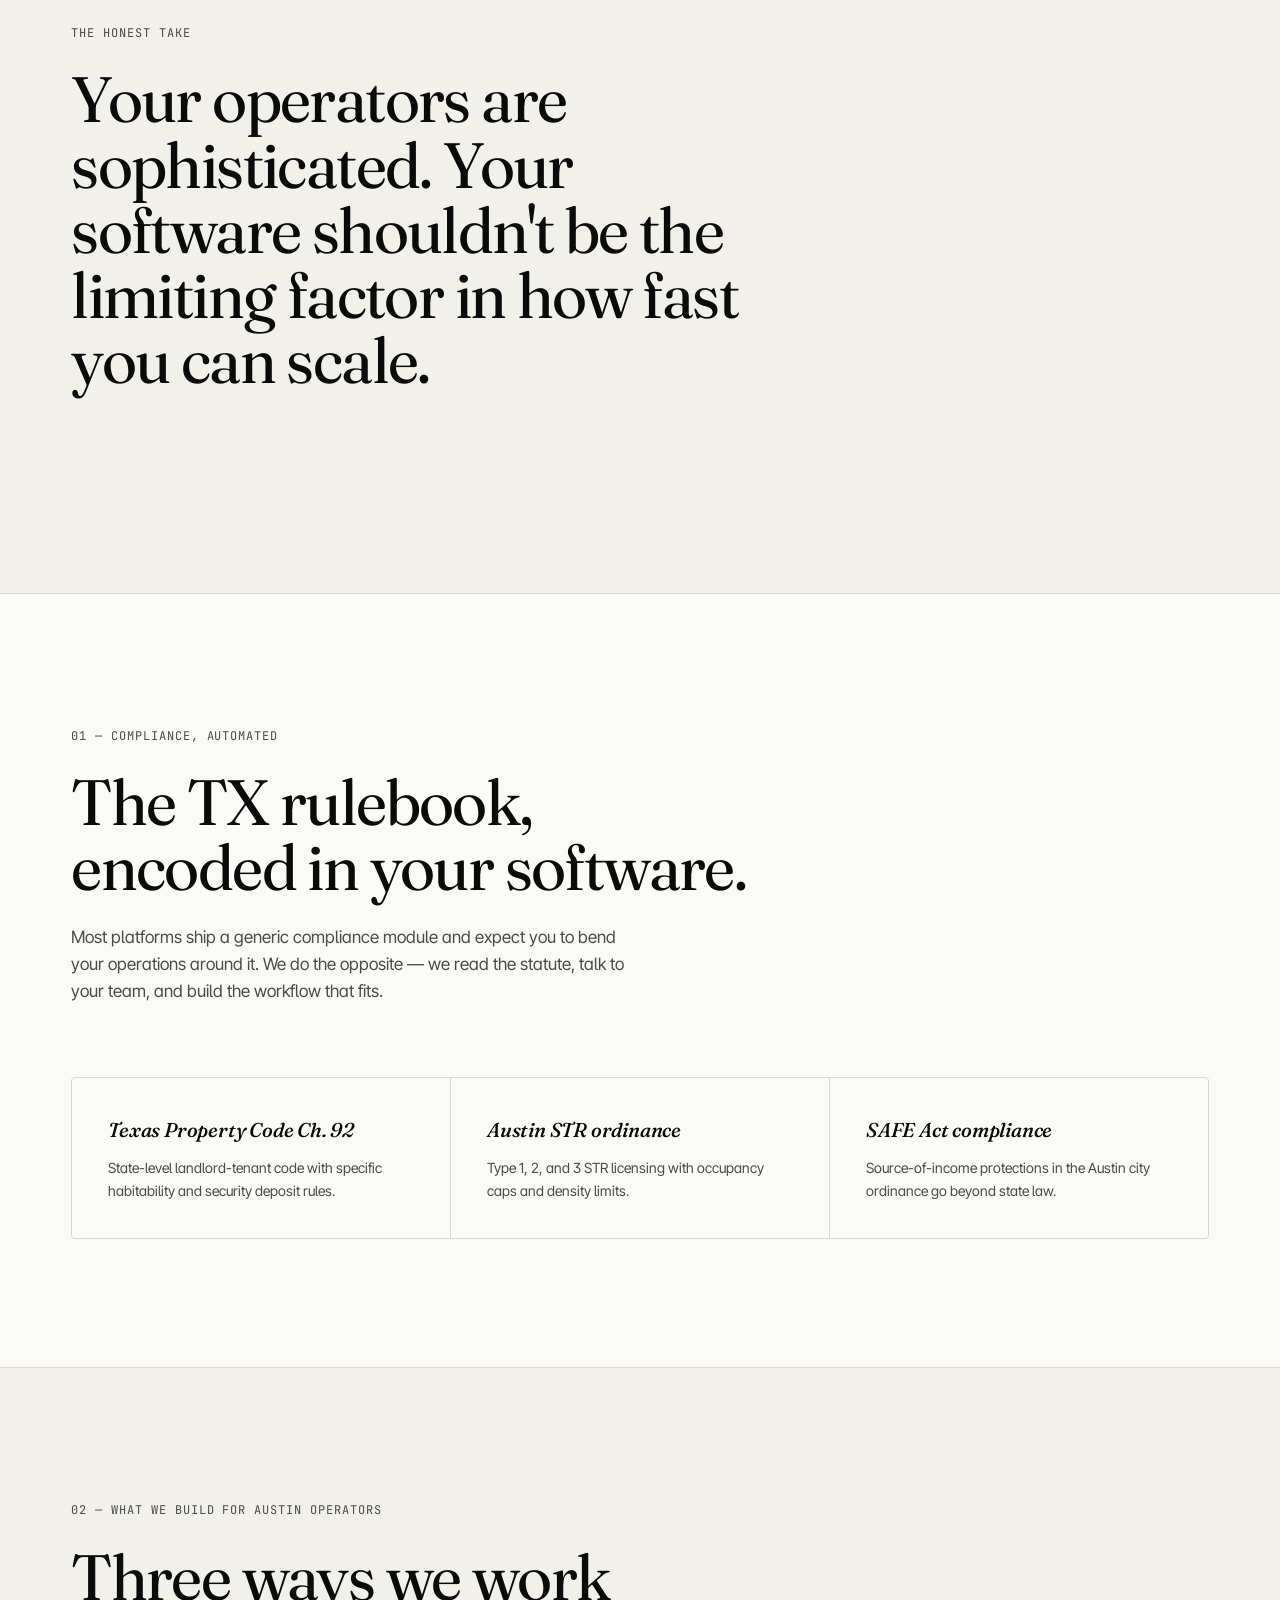
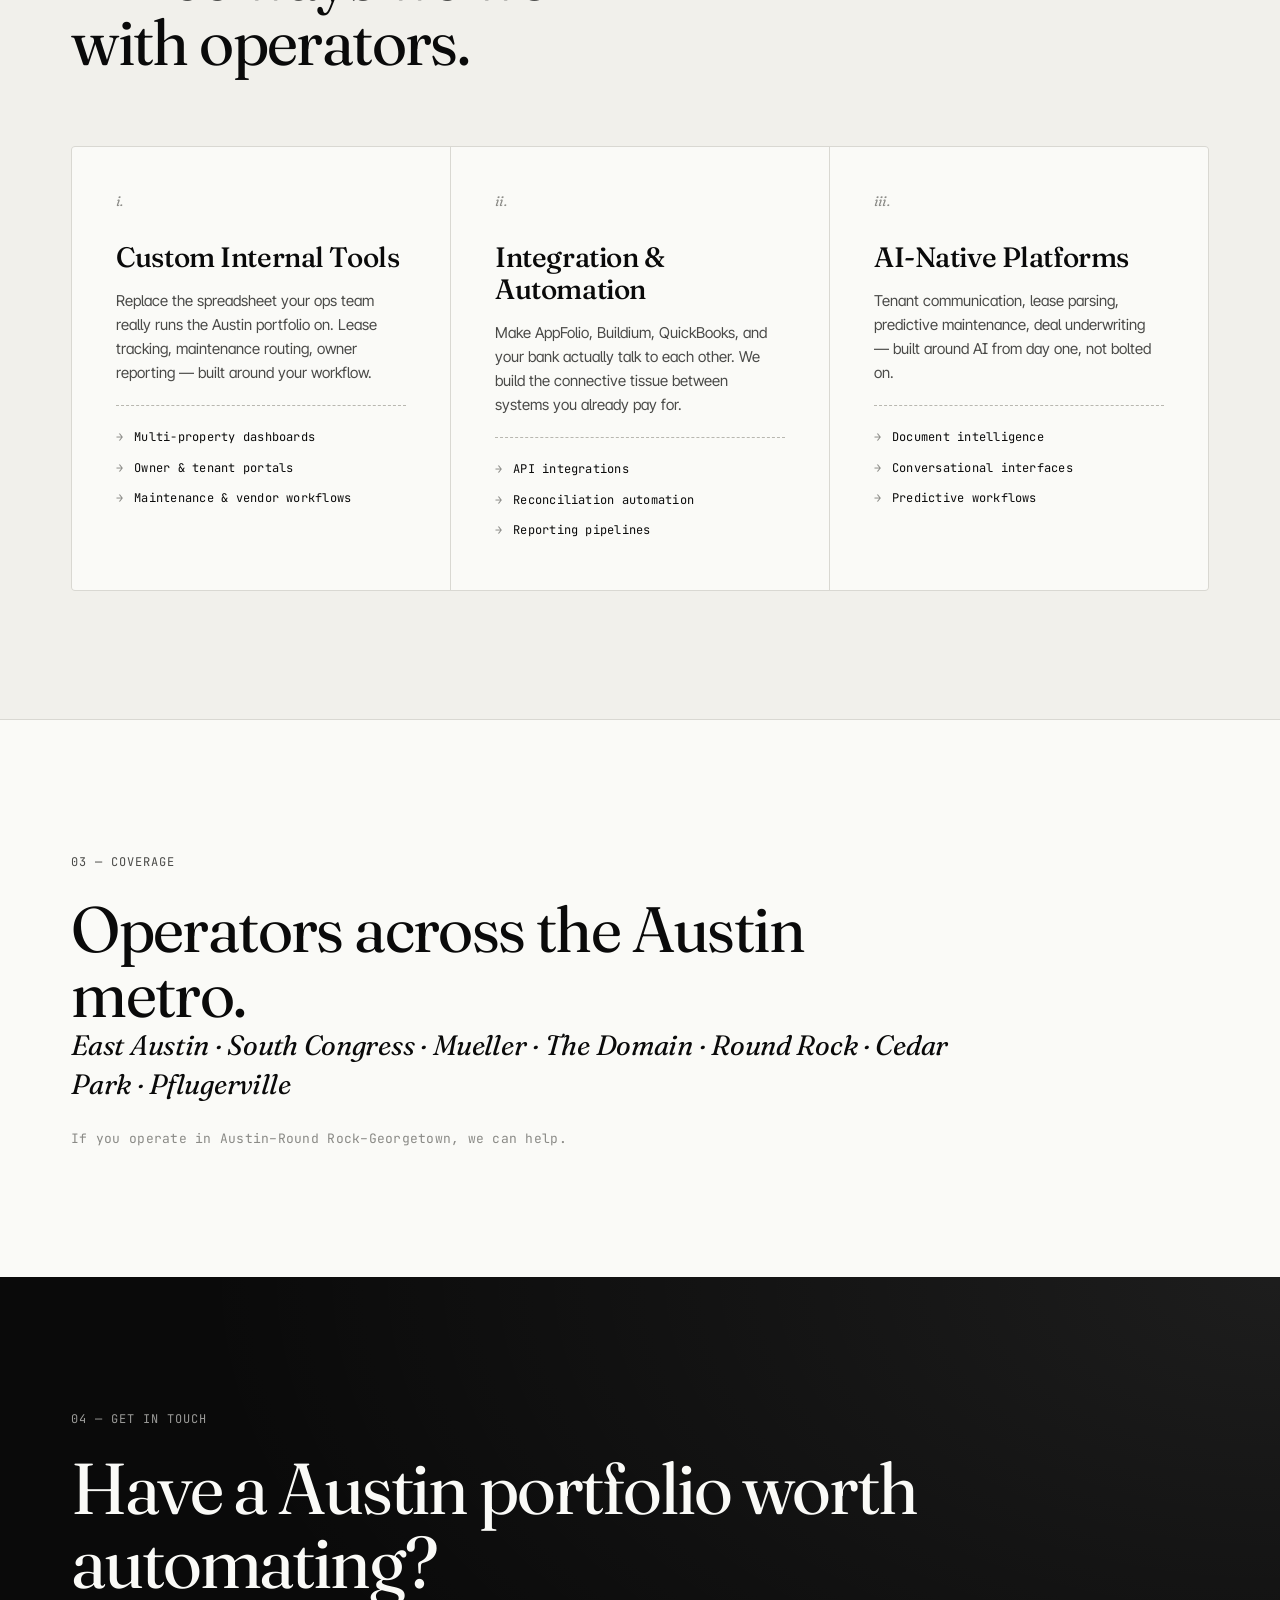
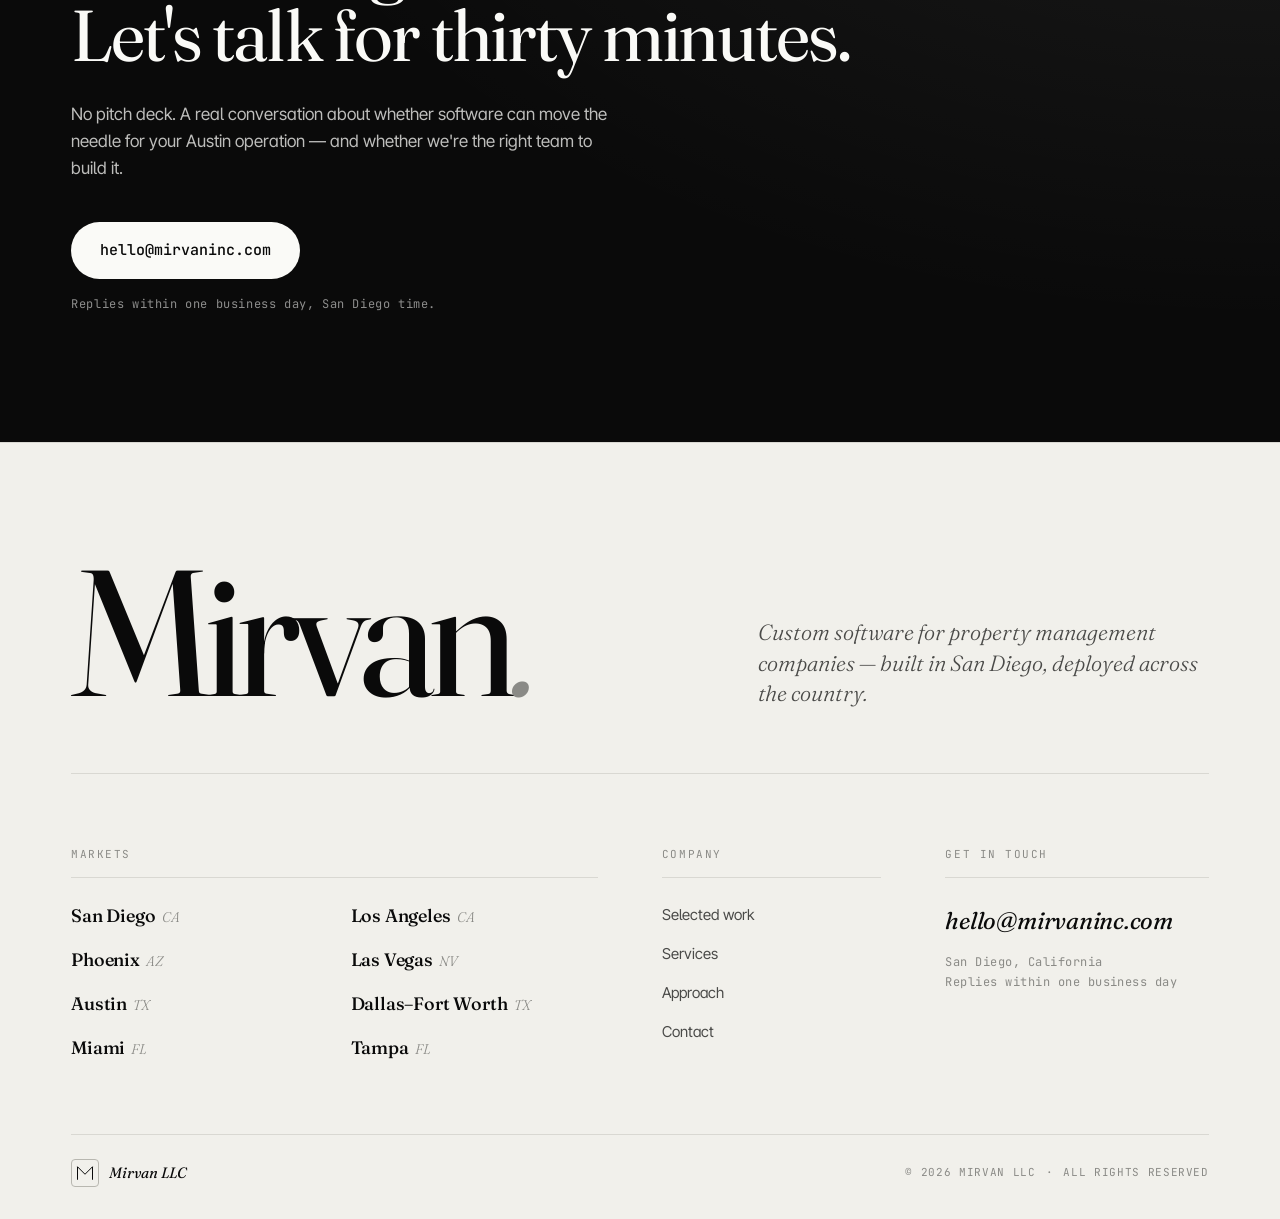
<file: property-management-software/austin/index.html>
<!DOCTYPE html>
<html lang="en" data-theme="auto">
<head>
  <meta charset="UTF-8" />
  <meta name="viewport" content="width=device-width, initial-scale=1.0, viewport-fit=cover" />
  <meta name="theme-color" content="#0a0a0a" media="(prefers-color-scheme: dark)" />
  <meta name="theme-color" content="#fafafa" media="(prefers-color-scheme: light)" />

  <title>Property Management Software in Austin | Mirvan</title>
  <meta name="description" content="Mirvan builds custom property management software for Austin operators. Internal tools, tenant portals, and AI platforms designed around the TX regulatory landscape." />
  <meta name="keywords" content="property management software Austin, custom property management software TX, Austin proptech, property manager software Austin, AppFolio alternative Austin, Buildium alternative Austin" />
  <link rel="canonical" href="https://mirvaninc.com/property-management-software/austin/" />

  <meta property="og:type" content="website" />
  <meta property="og:url" content="https://mirvaninc.com/property-management-software/austin/" />
  <meta property="og:title" content="Property Management Software in Austin | Mirvan" />
  <meta property="og:description" content="Mirvan builds custom property management software for Austin operators. Internal tools, tenant portals, and AI platforms designed around the TX regulatory landscape." />
  <meta property="og:image" content="https://mirvaninc.com/public/cities/austin-og.jpg" />
  <meta property="og:image:secure_url" content="https://mirvaninc.com/public/cities/austin-og.jpg" />
  <meta property="og:image:type" content="image/jpeg" />
  <meta property="og:image:width" content="1200" />
  <meta property="og:image:height" content="630" />
  <meta property="og:image:alt" content="Austin, TX" />
  <meta property="og:site_name" content="Mirvan" />

  <meta name="twitter:card" content="summary_large_image" />
  <meta name="twitter:title" content="Property Management Software in Austin | Mirvan" />
  <meta name="twitter:description" content="Mirvan builds custom property management software for Austin operators. Internal tools, tenant portals, and AI platforms designed around the TX regulatory landscape." />
  <meta name="twitter:image" content="https://mirvaninc.com/public/cities/austin-og.jpg" />
  <meta name="twitter:image:alt" content="Austin, TX" />

  <meta name="robots" content="index, follow, max-image-preview:large" />
  <link rel="icon" href="/favicon.svg" type="image/svg+xml" />

  <link rel="preconnect" href="https://fonts.googleapis.com" />
  <link rel="preconnect" href="https://fonts.gstatic.com" crossorigin />
  <link href="https://fonts.googleapis.com/css2?family=Fraunces:opsz,wght@9..144,300;9..144,400;9..144,500;9..144,600&family=JetBrains+Mono:wght@400;500&family=Inter+Tight:wght@300;400;500;600&display=swap" rel="stylesheet" />

  <script type="application/ld+json">
{
  "@context": "https://schema.org",
  "@type": "ProfessionalService",
  "name": "Mirvan \u2014 Property Management Software in Austin",
  "url": "https://mirvaninc.com/property-management-software/austin/",
  "image": "https://mirvaninc.com/og.png",
  "description": "Mirvan builds custom property management software for Austin operators. Internal tools, tenant portals, and AI platforms designed around the TX regulatory landscape.",
  "areaServed": {
    "@type": "City",
    "name": "Austin",
    "containedInPlace": {
      "@type": "State",
      "name": "Texas"
    }
  },
  "address": {
    "@type": "PostalAddress",
    "addressLocality": "San Diego",
    "addressRegion": "CA",
    "addressCountry": "US"
  },
  "geo": {
    "@type": "GeoCoordinates",
    "latitude": 30.2672,
    "longitude": -97.7431
  },
  "serviceType": "Custom property management software development for Austin"
}
  </script>
  <script type="application/ld+json">
{
  "@context": "https://schema.org",
  "@type": "BreadcrumbList",
  "itemListElement": [
    {
      "@type": "ListItem",
      "position": 1,
      "name": "Home",
      "item": "https://mirvaninc.com/"
    },
    {
      "@type": "ListItem",
      "position": 2,
      "name": "Property Management Software",
      "item": "https://mirvaninc.com/property-management-software/"
    },
    {
      "@type": "ListItem",
      "position": 3,
      "name": "Austin",
      "item": "https://mirvaninc.com/property-management-software/austin/"
    }
  ]
}
  </script>

  <script>
    (function () {
      try {
        var stored = localStorage.getItem('mirvan-theme');
        var prefersDark = window.matchMedia('(prefers-color-scheme: dark)').matches;
        var theme = stored || (prefersDark ? 'dark' : 'light');
        document.documentElement.setAttribute('data-theme', theme);
      } catch (e) {
        document.documentElement.setAttribute('data-theme', 'light');
      }
    })();
  </script>

  <link rel="stylesheet" href="/styles.css" />
</head>
<body>
  <a class="skip" href="#main">Skip to content</a>

  <header class="nav" role="banner">
    <div class="nav__inner">
      <a href="/" class="nav__logo" aria-label="Mirvan home">
        <span class="nav__mark" aria-hidden="true">
          <svg viewBox="0 0 32 32" width="22" height="22" fill="none" stroke="currentColor" stroke-width="1.6" stroke-linecap="square">
            <path d="M4 26 L4 6 L16 18 L28 6 L28 26" />
          </svg>
        </span>
        <span class="nav__wordmark">Mirvan</span>
      </a>

      <nav class="nav__links" aria-label="Primary">
        <a href="/#work">Work</a>
        <a href="/#services">Services</a>
        <a href="/#approach">Approach</a>
        <a href="/#contact">Contact</a>
      </nav>

      <div class="nav__actions">
        <button id="theme-toggle" class="theme-toggle" type="button" aria-label="Toggle color theme" title="Toggle theme">
          <svg class="icon-sun" viewBox="0 0 24 24" width="18" height="18" fill="none" stroke="currentColor" stroke-width="1.6" stroke-linecap="round" stroke-linejoin="round" aria-hidden="true">
            <circle cx="12" cy="12" r="4" />
            <path d="M12 2v2M12 20v2M4.93 4.93l1.41 1.41M17.66 17.66l1.41 1.41M2 12h2M20 12h2M4.93 19.07l1.41-1.41M17.66 6.34l1.41-1.41" />
          </svg>
          <svg class="icon-moon" viewBox="0 0 24 24" width="18" height="18" fill="none" stroke="currentColor" stroke-width="1.6" stroke-linecap="round" stroke-linejoin="round" aria-hidden="true">
            <path d="M21 12.79A9 9 0 1 1 11.21 3 7 7 0 0 0 21 12.79z" />
          </svg>
        </button>
        <a href="#contact" class="btn btn--primary nav__cta">Start a project</a>
      </div>
    </div>
  </header>

  <main id="main">

    <!-- BREADCRUMB -->
    <nav class="breadcrumb" aria-label="Breadcrumb">
      <div class="breadcrumb__inner">
        <a href="/">Mirvan</a>
        <span aria-hidden="true">/</span>
        <a href="/property-management-software/">Property Management Software</a>
        <span aria-hidden="true">/</span>
        <span class="breadcrumb__current">Austin</span>
      </div>
    </nav>

    <!-- HERO IMAGE -->
    <section class="hero-image" aria-hidden="true">
      <div class="hero-image__frame">
        <img
          src="/public/cities/austin-hero.jpg"
          alt="Austin, TX"
          loading="eager"
          fetchpriority="high"
          decoding="async"
        />
        <div class="hero-image__overlay"></div>
        <div class="hero-image__caption">
          <span class="hero-image__dot"></span>
          <span>Austin, TX</span>
        </div>
      </div>
    </section>

    <!-- HERO -->
    <section class="hero hero--city" aria-labelledby="hero-title">
      <div class="hero__grid" aria-hidden="true">
        <span></span><span></span><span></span><span></span>
        <span></span><span></span><span></span><span></span>
      </div>
      <div class="hero__inner reveal">
        <p class="eyebrow">
          <span class="dot" aria-hidden="true"></span>
          Property management software · Austin, TX
        </p>

        <h1 id="hero-title" class="hero__title">
          Software for Austin's tech-fluent operators.
        </h1>

        <p class="hero__lede">
          Austin's property managers are technical buyers. They've already swapped Buildium for AppFolio, AppFolio for Entrata, and they still want more. Mirvan is for the operators who've decided the next move isn't another platform — it's something built around them.
        </p>

        <div class="hero__cta">
          <a href="#contact" class="btn btn--primary">Start a project →</a>
          <a href="/#services" class="btn btn--ghost">See what we build</a>
        </div>

        <dl class="hero__stats">
          <div>
            <dt>Market</dt>
            <dd>30% population growth</dd>
          </div>
          <div>
            <dt>Signal</dt>
            <dd>Last decade, metro-wide</dd>
          </div>
          <div>
            <dt>Coverage</dt>
            <dd>Austin–Round Rock–Georgetown</dd>
          </div>
        </dl>
      </div>
    </section>

    <!-- PAIN POINT -->
    <section class="section section--alt" aria-labelledby="pain-title">
      <div class="section__inner">
        <div class="section__head reveal">
          <p class="eyebrow">The honest take</p>
          <h2 id="pain-title" class="section__title">
            Your operators are sophisticated. Your software shouldn't be the limiting factor in how fast you can scale.
          </h2>
        </div>
      </div>
    </section>

    <!-- REGULATIONS -->
    <section class="section" aria-labelledby="reg-title">
      <div class="section__inner">
        <header class="section__head reveal">
          <p class="eyebrow">01 — Compliance, automated</p>
          <h2 id="reg-title" class="section__title">
            The TX rulebook,<br />encoded in your software.
          </h2>
          <p class="section__lede">
            Most platforms ship a generic compliance module and expect you to bend your operations around it. We do the opposite — we read the statute, talk to your team, and build the workflow that fits.
          </p>
        </header>

        <ol class="regs reveal">
          <li class="reg">
            <h3 class="reg__name">Texas Property Code Ch. 92</h3>
            <p class="reg__detail">State-level landlord-tenant code with specific habitability and security deposit rules.</p>
          </li>
          <li class="reg">
            <h3 class="reg__name">Austin STR ordinance</h3>
            <p class="reg__detail">Type 1, 2, and 3 STR licensing with occupancy caps and density limits.</p>
          </li>
          <li class="reg">
            <h3 class="reg__name">SAFE Act compliance</h3>
            <p class="reg__detail">Source-of-income protections in the Austin city ordinance go beyond state law.</p>
          </li>
        </ol>
      </div>
    </section>

    <!-- SERVICES (shared) -->
    <section class="section section--alt" aria-labelledby="services-title">
      <div class="section__inner">
        <header class="section__head reveal">
          <p class="eyebrow">02 — What we build for Austin operators</p>
          <h2 id="services-title" class="section__title">
            Three ways we work<br />with operators.
          </h2>
        </header>

        <div class="cards">
          <article class="card reveal">
            <span class="card__num">i.</span>
            <h3 class="card__title">Custom Internal Tools</h3>
            <p class="card__body">
              Replace the spreadsheet your ops team really runs the Austin portfolio on. Lease tracking, maintenance routing, owner reporting — built around your workflow.
            </p>
            <ul class="card__list">
              <li>Multi-property dashboards</li>
              <li>Owner & tenant portals</li>
              <li>Maintenance & vendor workflows</li>
            </ul>
          </article>

          <article class="card reveal">
            <span class="card__num">ii.</span>
            <h3 class="card__title">Integration & Automation</h3>
            <p class="card__body">
              Make AppFolio, Buildium, QuickBooks, and your bank actually talk to each other. We build the connective tissue between systems you already pay for.
            </p>
            <ul class="card__list">
              <li>API integrations</li>
              <li>Reconciliation automation</li>
              <li>Reporting pipelines</li>
            </ul>
          </article>

          <article class="card reveal">
            <span class="card__num">iii.</span>
            <h3 class="card__title">AI-Native Platforms</h3>
            <p class="card__body">
              Tenant communication, lease parsing, predictive maintenance, deal underwriting — built around AI from day one, not bolted on.
            </p>
            <ul class="card__list">
              <li>Document intelligence</li>
              <li>Conversational interfaces</li>
              <li>Predictive workflows</li>
            </ul>
          </article>
        </div>
      </div>
    </section>

    <!-- COVERAGE -->
    <section class="section" aria-labelledby="coverage-title">
      <div class="section__inner">
        <div class="coverage reveal">
          <p class="eyebrow">03 — Coverage</p>
          <h2 id="coverage-title" class="section__title">
            Operators across the Austin metro.
          </h2>
          <p class="coverage__list">East Austin · South Congress · Mueller · The Domain · Round Rock · Cedar Park · Pflugerville</p>
          <p class="coverage__note">If you operate in Austin–Round Rock–Georgetown, we can help.</p>
        </div>
      </div>
    </section>

    <!-- CONTACT -->
    <section id="contact" class="section section--contact" aria-labelledby="contact-title">
      <div class="section__inner">
        <div class="contact reveal">
          <p class="eyebrow">04 — Get in touch</p>
          <h2 id="contact-title" class="contact__title">
            Have a Austin portfolio worth automating?<br />Let's talk for thirty minutes.
          </h2>
          <p class="contact__lede">
            No pitch deck. A real conversation about whether software can move the needle for your Austin operation — and whether we're the right team to build it.
          </p>
          <div class="contact__cta">
            <a href="mailto:hello@mirvaninc.com?subject=Mirvan%20%E2%80%94%20Austin%20Inquiry" class="btn btn--primary btn--lg">hello@mirvaninc.com</a>
            <p class="contact__note">Replies within one business day, San Diego time.</p>
          </div>
        </div>
      </div>
    </section>
  </main>

  <footer class="footer" role="contentinfo">
    <div class="footer__inner">

      <div class="footer__top">
        <h2 class="footer__wordmark">Mirvan<em>.</em></h2>
        <p class="footer__tagline">Custom software for property management companies — built in San Diego, deployed across the country.</p>
      </div>

      <div class="footer__cols">
        <nav class="footer__cities" aria-label="Markets we serve">
          <p class="footer__col-label">Markets</p>
          <ul>
            <li><a href="/property-management-software/san-diego/">San Diego<span class="footer__state">CA</span></a></li>
            <li><a href="/property-management-software/los-angeles/">Los Angeles<span class="footer__state">CA</span></a></li>
            <li><a href="/property-management-software/phoenix/">Phoenix<span class="footer__state">AZ</span></a></li>
            <li><a href="/property-management-software/las-vegas/">Las Vegas<span class="footer__state">NV</span></a></li>
            <li><a href="/property-management-software/austin/">Austin<span class="footer__state">TX</span></a></li>
            <li><a href="/property-management-software/dallas-fort-worth/">Dallas–Fort Worth<span class="footer__state">TX</span></a></li>
            <li><a href="/property-management-software/miami/">Miami<span class="footer__state">FL</span></a></li>
            <li><a href="/property-management-software/tampa/">Tampa<span class="footer__state">FL</span></a></li>
          </ul>
        </nav>

        <nav class="footer__nav" aria-label="Site">
          <p class="footer__col-label">Company</p>
          <ul>
            <li><a href="/#work">Selected work</a></li>
            <li><a href="/#services">Services</a></li>
            <li><a href="/#approach">Approach</a></li>
            <li><a href="/#contact">Contact</a></li>
          </ul>
        </nav>

        <div class="footer__contact">
          <p class="footer__col-label">Get in touch</p>
          <a href="mailto:hello@mirvaninc.com">hello@mirvaninc.com</a>
          <p class="footer__contact-meta">San Diego, California<br/>Replies within one business day</p>
        </div>
      </div>

      <div class="footer__bottom">
        <div class="footer__brand">
          <span class="nav__mark" aria-hidden="true">
            <svg viewBox="0 0 32 32" width="20" height="20" fill="none" stroke="currentColor" stroke-width="1.6" stroke-linecap="square">
              <path d="M4 26 L4 6 L16 18 L28 6 L28 26" />
            </svg>
          </span>
          <span>Mirvan LLC</span>
        </div>
        <p class="footer__meta">
          <span>© <span id="year"></span> Mirvan LLC</span>
          <span aria-hidden="true">·</span>
          <span>All rights reserved</span>
        </p>
      </div>

    </div>
  </footer>

  <script src="/main.js" defer></script>
</body>
</html>
</file>
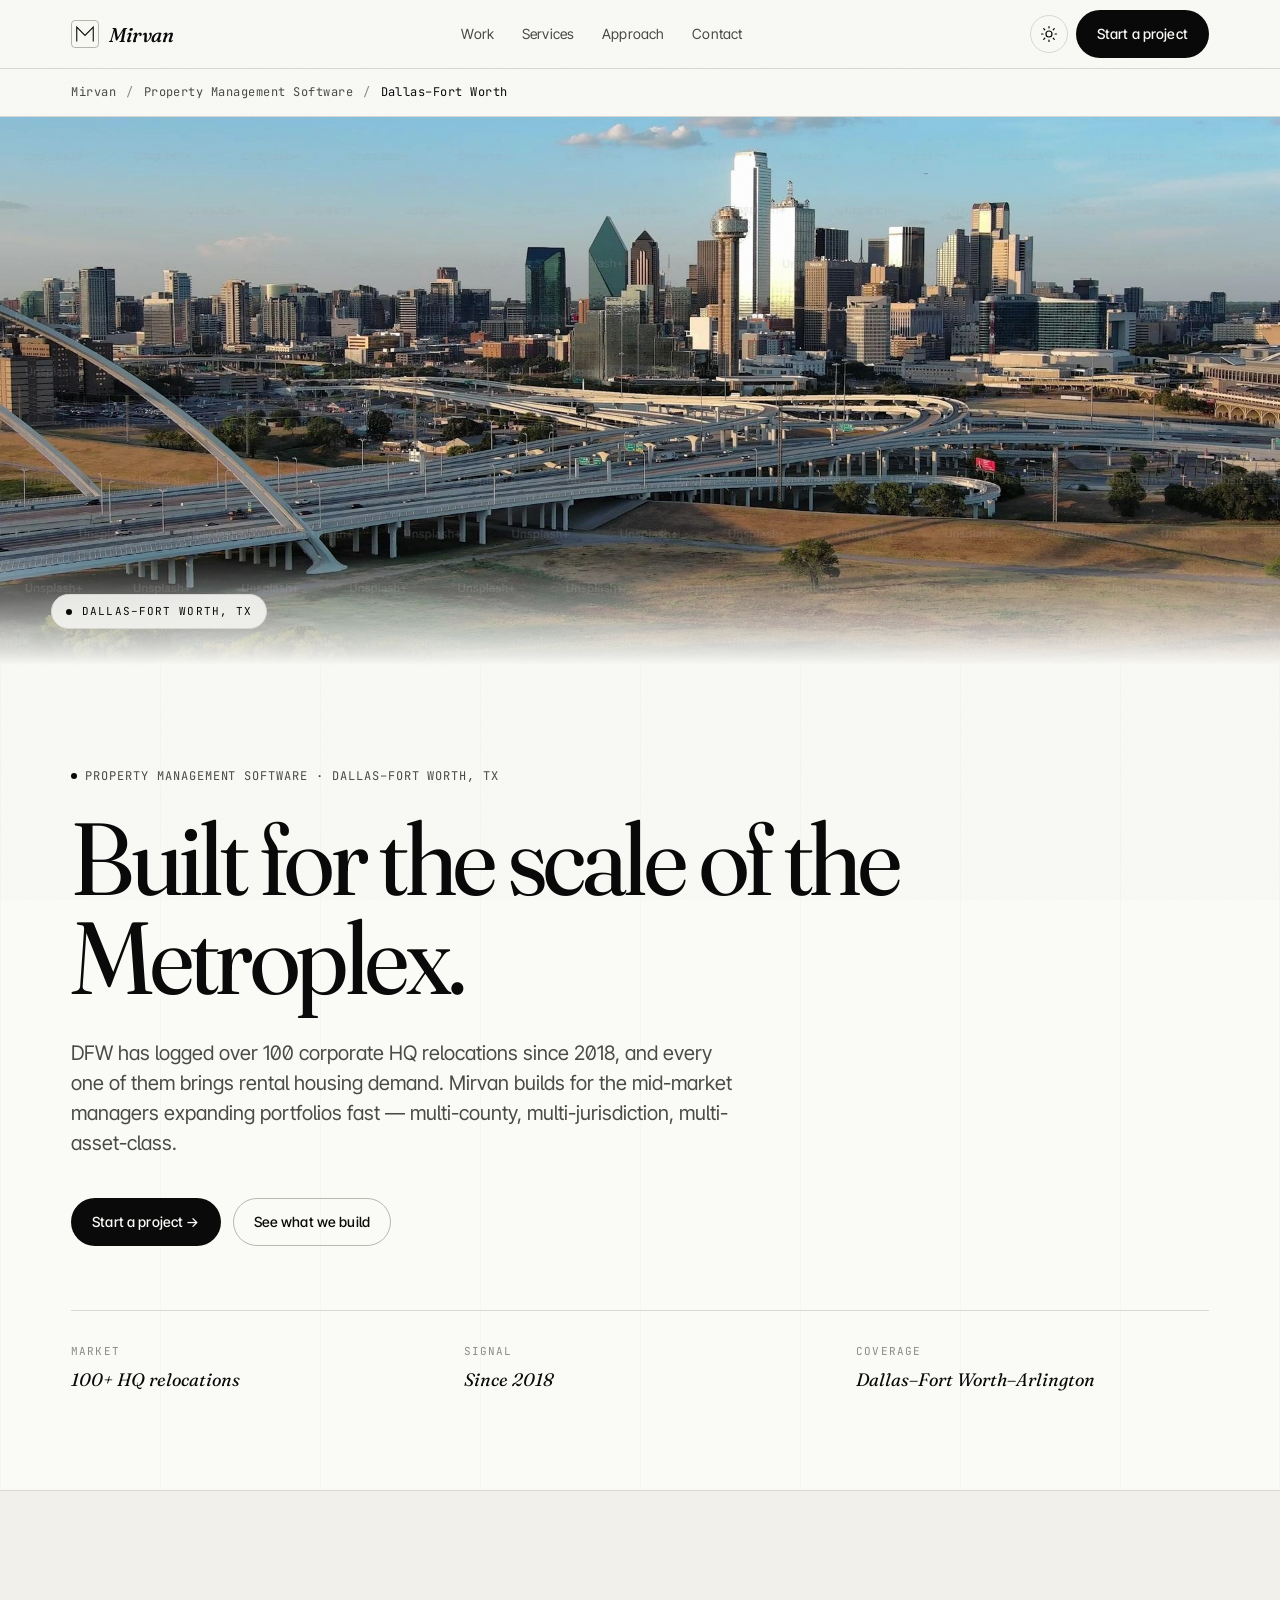
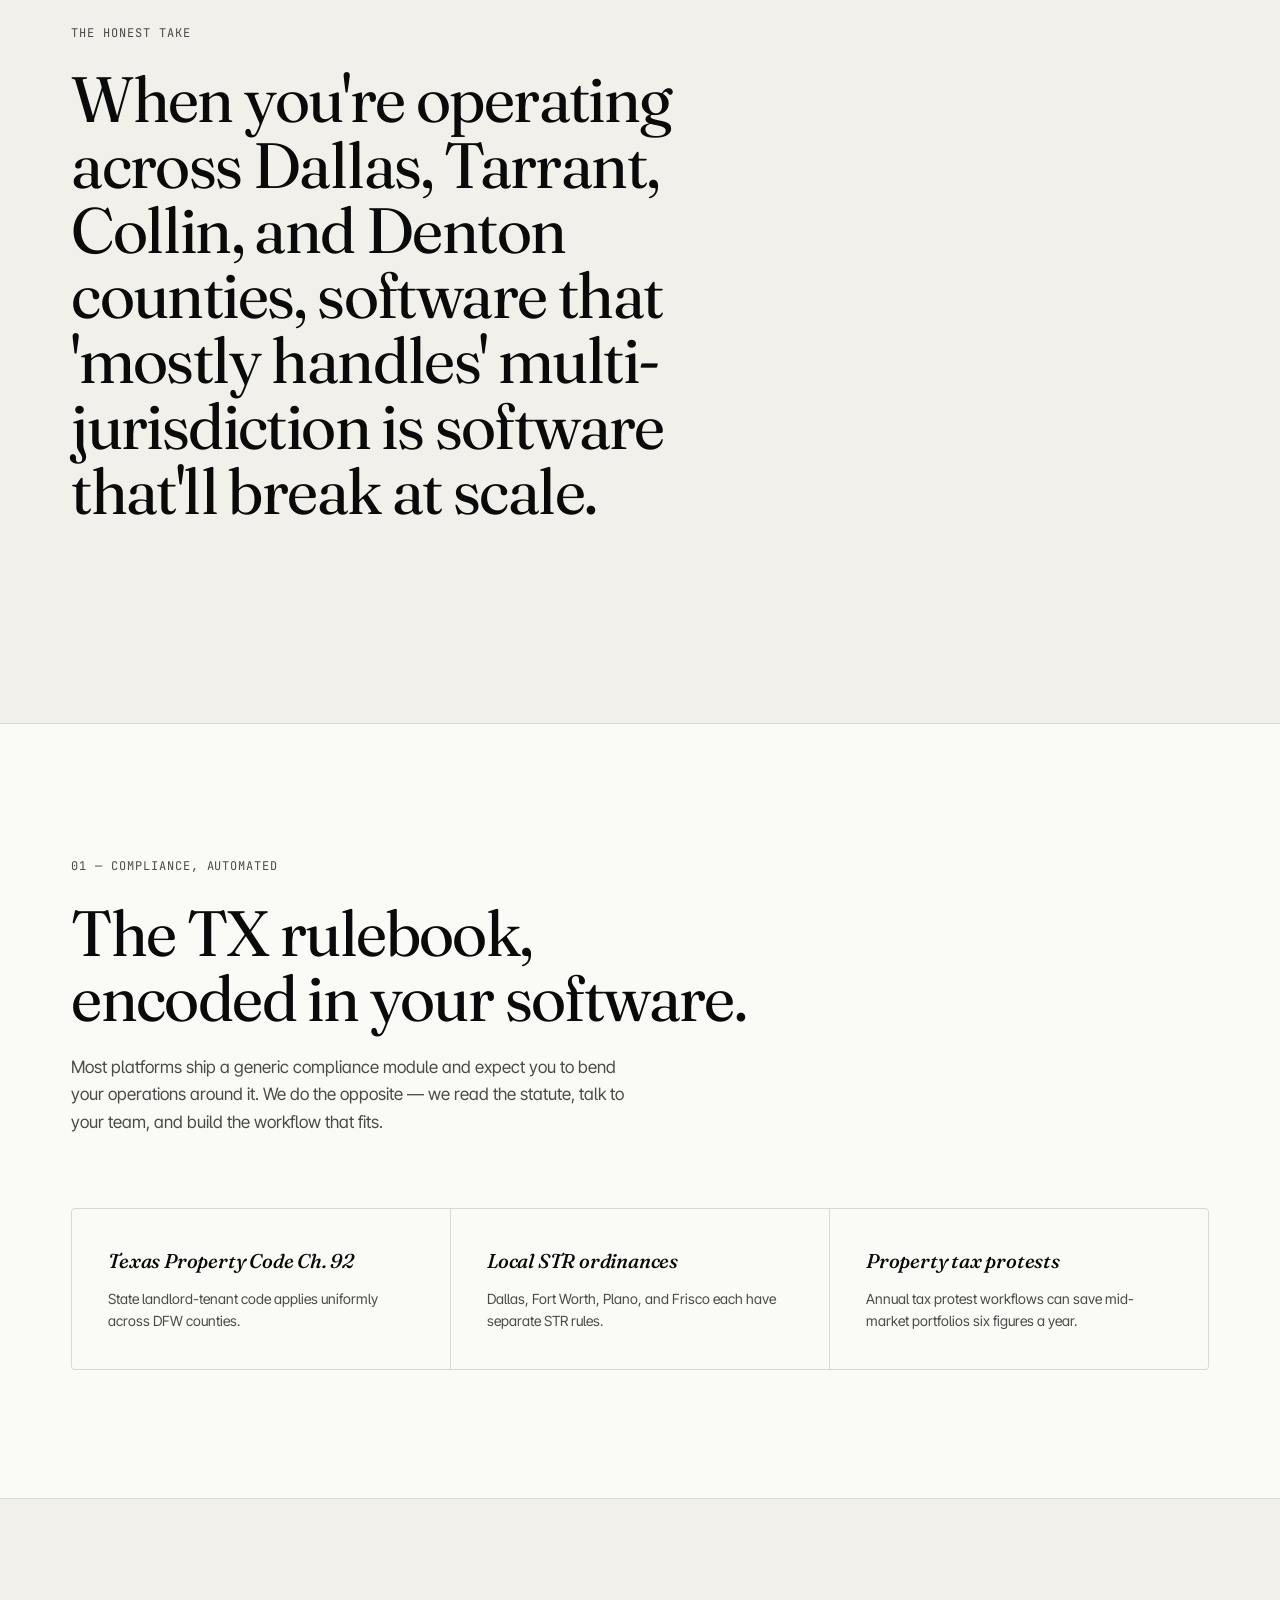
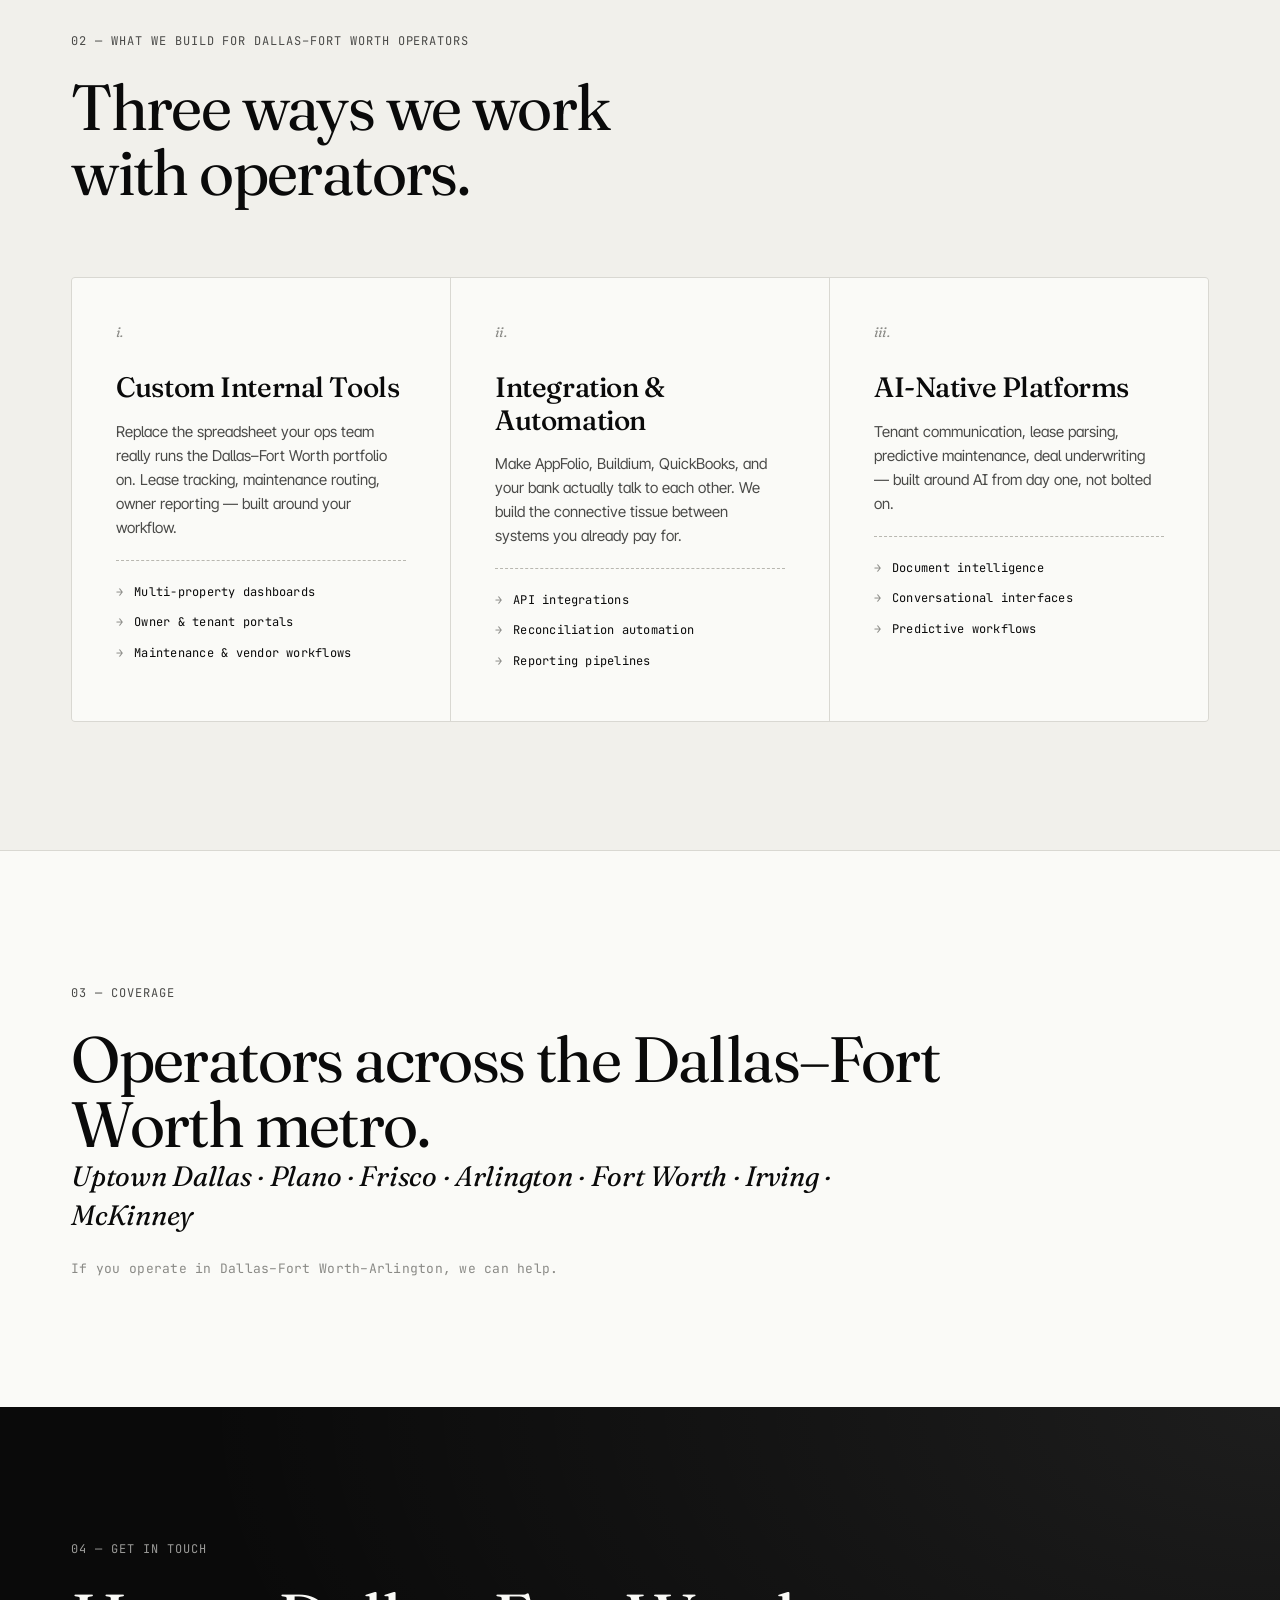
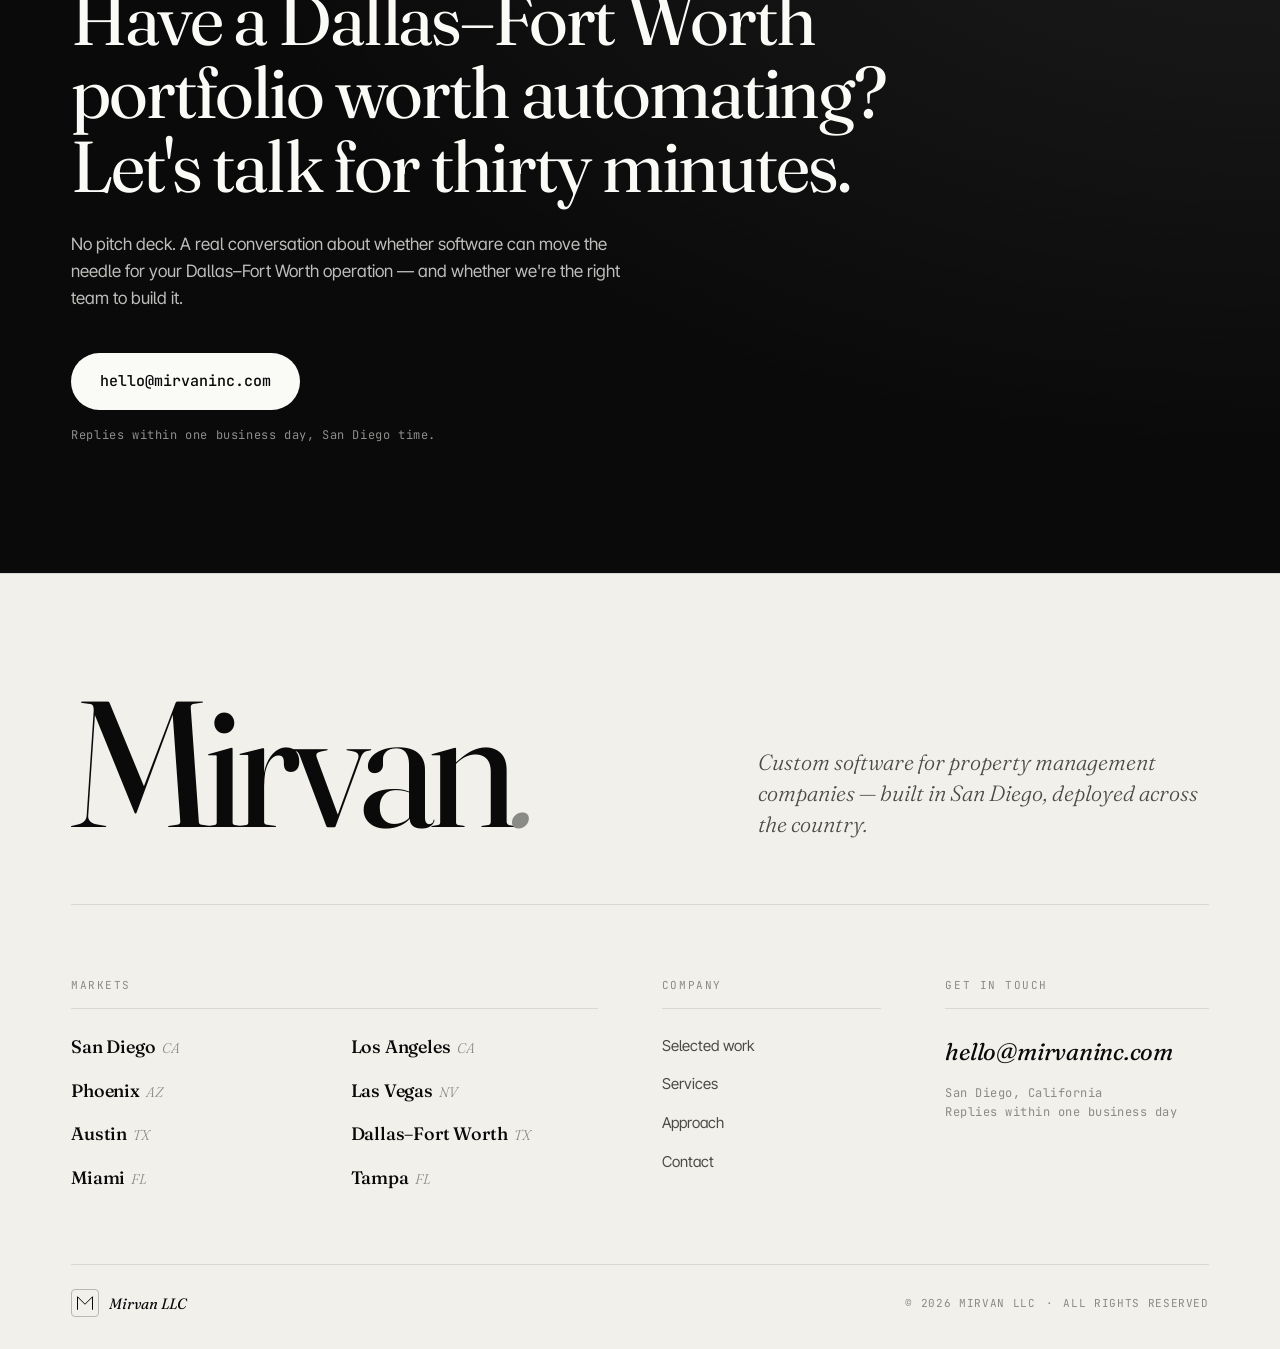
<file: property-management-software/dallas-fort-worth/index.html>
<!DOCTYPE html>
<html lang="en" data-theme="auto">
<head>
  <meta charset="UTF-8" />
  <meta name="viewport" content="width=device-width, initial-scale=1.0, viewport-fit=cover" />
  <meta name="theme-color" content="#0a0a0a" media="(prefers-color-scheme: dark)" />
  <meta name="theme-color" content="#fafafa" media="(prefers-color-scheme: light)" />

  <title>Property Management Software in Dallas–Fort Worth | Mirvan</title>
  <meta name="description" content="Mirvan builds custom property management software for Dallas–Fort Worth operators. Internal tools, tenant portals, and AI platforms designed around the TX regulatory landscape." />
  <meta name="keywords" content="property management software Dallas–Fort Worth, custom property management software TX, Dallas–Fort Worth proptech, property manager software Dallas–Fort Worth, AppFolio alternative Dallas–Fort Worth, Buildium alternative Dallas–Fort Worth" />
  <link rel="canonical" href="https://mirvaninc.com/property-management-software/dallas-fort-worth/" />

  <meta property="og:type" content="website" />
  <meta property="og:url" content="https://mirvaninc.com/property-management-software/dallas-fort-worth/" />
  <meta property="og:title" content="Property Management Software in Dallas–Fort Worth | Mirvan" />
  <meta property="og:description" content="Mirvan builds custom property management software for Dallas–Fort Worth operators. Internal tools, tenant portals, and AI platforms designed around the TX regulatory landscape." />
  <meta property="og:image" content="https://mirvaninc.com/public/cities/dallas-fort-worth-og.jpg" />
  <meta property="og:image:secure_url" content="https://mirvaninc.com/public/cities/dallas-fort-worth-og.jpg" />
  <meta property="og:image:type" content="image/jpeg" />
  <meta property="og:image:width" content="1200" />
  <meta property="og:image:height" content="630" />
  <meta property="og:image:alt" content="Dallas–Fort Worth, TX" />
  <meta property="og:site_name" content="Mirvan" />

  <meta name="twitter:card" content="summary_large_image" />
  <meta name="twitter:title" content="Property Management Software in Dallas–Fort Worth | Mirvan" />
  <meta name="twitter:description" content="Mirvan builds custom property management software for Dallas–Fort Worth operators. Internal tools, tenant portals, and AI platforms designed around the TX regulatory landscape." />
  <meta name="twitter:image" content="https://mirvaninc.com/public/cities/dallas-fort-worth-og.jpg" />
  <meta name="twitter:image:alt" content="Dallas–Fort Worth, TX" />

  <meta name="robots" content="index, follow, max-image-preview:large" />
  <link rel="icon" href="/favicon.svg" type="image/svg+xml" />

  <link rel="preconnect" href="https://fonts.googleapis.com" />
  <link rel="preconnect" href="https://fonts.gstatic.com" crossorigin />
  <link href="https://fonts.googleapis.com/css2?family=Fraunces:opsz,wght@9..144,300;9..144,400;9..144,500;9..144,600&family=JetBrains+Mono:wght@400;500&family=Inter+Tight:wght@300;400;500;600&display=swap" rel="stylesheet" />

  <script type="application/ld+json">
{
  "@context": "https://schema.org",
  "@type": "ProfessionalService",
  "name": "Mirvan \u2014 Property Management Software in Dallas\u2013Fort Worth",
  "url": "https://mirvaninc.com/property-management-software/dallas-fort-worth/",
  "image": "https://mirvaninc.com/og.png",
  "description": "Mirvan builds custom property management software for Dallas\u2013Fort Worth operators. Internal tools, tenant portals, and AI platforms designed around the TX regulatory landscape.",
  "areaServed": {
    "@type": "City",
    "name": "Dallas\u2013Fort Worth",
    "containedInPlace": {
      "@type": "State",
      "name": "Texas"
    }
  },
  "address": {
    "@type": "PostalAddress",
    "addressLocality": "San Diego",
    "addressRegion": "CA",
    "addressCountry": "US"
  },
  "geo": {
    "@type": "GeoCoordinates",
    "latitude": 32.7767,
    "longitude": -96.797
  },
  "serviceType": "Custom property management software development for Dallas\u2013Fort Worth"
}
  </script>
  <script type="application/ld+json">
{
  "@context": "https://schema.org",
  "@type": "BreadcrumbList",
  "itemListElement": [
    {
      "@type": "ListItem",
      "position": 1,
      "name": "Home",
      "item": "https://mirvaninc.com/"
    },
    {
      "@type": "ListItem",
      "position": 2,
      "name": "Property Management Software",
      "item": "https://mirvaninc.com/property-management-software/"
    },
    {
      "@type": "ListItem",
      "position": 3,
      "name": "Dallas\u2013Fort Worth",
      "item": "https://mirvaninc.com/property-management-software/dallas-fort-worth/"
    }
  ]
}
  </script>

  <script>
    (function () {
      try {
        var stored = localStorage.getItem('mirvan-theme');
        var prefersDark = window.matchMedia('(prefers-color-scheme: dark)').matches;
        var theme = stored || (prefersDark ? 'dark' : 'light');
        document.documentElement.setAttribute('data-theme', theme);
      } catch (e) {
        document.documentElement.setAttribute('data-theme', 'light');
      }
    })();
  </script>

  <link rel="stylesheet" href="/styles.css" />
</head>
<body>
  <a class="skip" href="#main">Skip to content</a>

  <header class="nav" role="banner">
    <div class="nav__inner">
      <a href="/" class="nav__logo" aria-label="Mirvan home">
        <span class="nav__mark" aria-hidden="true">
          <svg viewBox="0 0 32 32" width="22" height="22" fill="none" stroke="currentColor" stroke-width="1.6" stroke-linecap="square">
            <path d="M4 26 L4 6 L16 18 L28 6 L28 26" />
          </svg>
        </span>
        <span class="nav__wordmark">Mirvan</span>
      </a>

      <nav class="nav__links" aria-label="Primary">
        <a href="/#work">Work</a>
        <a href="/#services">Services</a>
        <a href="/#approach">Approach</a>
        <a href="/#contact">Contact</a>
      </nav>

      <div class="nav__actions">
        <button id="theme-toggle" class="theme-toggle" type="button" aria-label="Toggle color theme" title="Toggle theme">
          <svg class="icon-sun" viewBox="0 0 24 24" width="18" height="18" fill="none" stroke="currentColor" stroke-width="1.6" stroke-linecap="round" stroke-linejoin="round" aria-hidden="true">
            <circle cx="12" cy="12" r="4" />
            <path d="M12 2v2M12 20v2M4.93 4.93l1.41 1.41M17.66 17.66l1.41 1.41M2 12h2M20 12h2M4.93 19.07l1.41-1.41M17.66 6.34l1.41-1.41" />
          </svg>
          <svg class="icon-moon" viewBox="0 0 24 24" width="18" height="18" fill="none" stroke="currentColor" stroke-width="1.6" stroke-linecap="round" stroke-linejoin="round" aria-hidden="true">
            <path d="M21 12.79A9 9 0 1 1 11.21 3 7 7 0 0 0 21 12.79z" />
          </svg>
        </button>
        <a href="#contact" class="btn btn--primary nav__cta">Start a project</a>
      </div>
    </div>
  </header>

  <main id="main">

    <!-- BREADCRUMB -->
    <nav class="breadcrumb" aria-label="Breadcrumb">
      <div class="breadcrumb__inner">
        <a href="/">Mirvan</a>
        <span aria-hidden="true">/</span>
        <a href="/property-management-software/">Property Management Software</a>
        <span aria-hidden="true">/</span>
        <span class="breadcrumb__current">Dallas–Fort Worth</span>
      </div>
    </nav>

    <!-- HERO IMAGE -->
    <section class="hero-image" aria-hidden="true">
      <div class="hero-image__frame">
        <img
          src="/public/cities/dallas-fort-worth-hero.jpg"
          alt="Dallas–Fort Worth, TX"
          loading="eager"
          fetchpriority="high"
          decoding="async"
        />
        <div class="hero-image__overlay"></div>
        <div class="hero-image__caption">
          <span class="hero-image__dot"></span>
          <span>Dallas–Fort Worth, TX</span>
        </div>
      </div>
    </section>

    <!-- HERO -->
    <section class="hero hero--city" aria-labelledby="hero-title">
      <div class="hero__grid" aria-hidden="true">
        <span></span><span></span><span></span><span></span>
        <span></span><span></span><span></span><span></span>
      </div>
      <div class="hero__inner reveal">
        <p class="eyebrow">
          <span class="dot" aria-hidden="true"></span>
          Property management software · Dallas–Fort Worth, TX
        </p>

        <h1 id="hero-title" class="hero__title">
          Built for the scale of the Metroplex.
        </h1>

        <p class="hero__lede">
          DFW has logged over 100 corporate HQ relocations since 2018, and every one of them brings rental housing demand. Mirvan builds for the mid-market managers expanding portfolios fast — multi-county, multi-jurisdiction, multi-asset-class.
        </p>

        <div class="hero__cta">
          <a href="#contact" class="btn btn--primary">Start a project →</a>
          <a href="/#services" class="btn btn--ghost">See what we build</a>
        </div>

        <dl class="hero__stats">
          <div>
            <dt>Market</dt>
            <dd>100+ HQ relocations</dd>
          </div>
          <div>
            <dt>Signal</dt>
            <dd>Since 2018</dd>
          </div>
          <div>
            <dt>Coverage</dt>
            <dd>Dallas–Fort Worth–Arlington</dd>
          </div>
        </dl>
      </div>
    </section>

    <!-- PAIN POINT -->
    <section class="section section--alt" aria-labelledby="pain-title">
      <div class="section__inner">
        <div class="section__head reveal">
          <p class="eyebrow">The honest take</p>
          <h2 id="pain-title" class="section__title">
            When you're operating across Dallas, Tarrant, Collin, and Denton counties, software that 'mostly handles' multi-jurisdiction is software that'll break at scale.
          </h2>
        </div>
      </div>
    </section>

    <!-- REGULATIONS -->
    <section class="section" aria-labelledby="reg-title">
      <div class="section__inner">
        <header class="section__head reveal">
          <p class="eyebrow">01 — Compliance, automated</p>
          <h2 id="reg-title" class="section__title">
            The TX rulebook,<br />encoded in your software.
          </h2>
          <p class="section__lede">
            Most platforms ship a generic compliance module and expect you to bend your operations around it. We do the opposite — we read the statute, talk to your team, and build the workflow that fits.
          </p>
        </header>

        <ol class="regs reveal">
          <li class="reg">
            <h3 class="reg__name">Texas Property Code Ch. 92</h3>
            <p class="reg__detail">State landlord-tenant code applies uniformly across DFW counties.</p>
          </li>
          <li class="reg">
            <h3 class="reg__name">Local STR ordinances</h3>
            <p class="reg__detail">Dallas, Fort Worth, Plano, and Frisco each have separate STR rules.</p>
          </li>
          <li class="reg">
            <h3 class="reg__name">Property tax protests</h3>
            <p class="reg__detail">Annual tax protest workflows can save mid-market portfolios six figures a year.</p>
          </li>
        </ol>
      </div>
    </section>

    <!-- SERVICES (shared) -->
    <section class="section section--alt" aria-labelledby="services-title">
      <div class="section__inner">
        <header class="section__head reveal">
          <p class="eyebrow">02 — What we build for Dallas–Fort Worth operators</p>
          <h2 id="services-title" class="section__title">
            Three ways we work<br />with operators.
          </h2>
        </header>

        <div class="cards">
          <article class="card reveal">
            <span class="card__num">i.</span>
            <h3 class="card__title">Custom Internal Tools</h3>
            <p class="card__body">
              Replace the spreadsheet your ops team really runs the Dallas–Fort Worth portfolio on. Lease tracking, maintenance routing, owner reporting — built around your workflow.
            </p>
            <ul class="card__list">
              <li>Multi-property dashboards</li>
              <li>Owner & tenant portals</li>
              <li>Maintenance & vendor workflows</li>
            </ul>
          </article>

          <article class="card reveal">
            <span class="card__num">ii.</span>
            <h3 class="card__title">Integration & Automation</h3>
            <p class="card__body">
              Make AppFolio, Buildium, QuickBooks, and your bank actually talk to each other. We build the connective tissue between systems you already pay for.
            </p>
            <ul class="card__list">
              <li>API integrations</li>
              <li>Reconciliation automation</li>
              <li>Reporting pipelines</li>
            </ul>
          </article>

          <article class="card reveal">
            <span class="card__num">iii.</span>
            <h3 class="card__title">AI-Native Platforms</h3>
            <p class="card__body">
              Tenant communication, lease parsing, predictive maintenance, deal underwriting — built around AI from day one, not bolted on.
            </p>
            <ul class="card__list">
              <li>Document intelligence</li>
              <li>Conversational interfaces</li>
              <li>Predictive workflows</li>
            </ul>
          </article>
        </div>
      </div>
    </section>

    <!-- COVERAGE -->
    <section class="section" aria-labelledby="coverage-title">
      <div class="section__inner">
        <div class="coverage reveal">
          <p class="eyebrow">03 — Coverage</p>
          <h2 id="coverage-title" class="section__title">
            Operators across the Dallas–Fort Worth metro.
          </h2>
          <p class="coverage__list">Uptown Dallas · Plano · Frisco · Arlington · Fort Worth · Irving · McKinney</p>
          <p class="coverage__note">If you operate in Dallas–Fort Worth–Arlington, we can help.</p>
        </div>
      </div>
    </section>

    <!-- CONTACT -->
    <section id="contact" class="section section--contact" aria-labelledby="contact-title">
      <div class="section__inner">
        <div class="contact reveal">
          <p class="eyebrow">04 — Get in touch</p>
          <h2 id="contact-title" class="contact__title">
            Have a Dallas–Fort Worth portfolio worth automating?<br />Let's talk for thirty minutes.
          </h2>
          <p class="contact__lede">
            No pitch deck. A real conversation about whether software can move the needle for your Dallas–Fort Worth operation — and whether we're the right team to build it.
          </p>
          <div class="contact__cta">
            <a href="mailto:hello@mirvaninc.com?subject=Mirvan%20%E2%80%94%20Dallas–Fort%20Worth%20Inquiry" class="btn btn--primary btn--lg">hello@mirvaninc.com</a>
            <p class="contact__note">Replies within one business day, San Diego time.</p>
          </div>
        </div>
      </div>
    </section>
  </main>

  <footer class="footer" role="contentinfo">
    <div class="footer__inner">

      <div class="footer__top">
        <h2 class="footer__wordmark">Mirvan<em>.</em></h2>
        <p class="footer__tagline">Custom software for property management companies — built in San Diego, deployed across the country.</p>
      </div>

      <div class="footer__cols">
        <nav class="footer__cities" aria-label="Markets we serve">
          <p class="footer__col-label">Markets</p>
          <ul>
            <li><a href="/property-management-software/san-diego/">San Diego<span class="footer__state">CA</span></a></li>
            <li><a href="/property-management-software/los-angeles/">Los Angeles<span class="footer__state">CA</span></a></li>
            <li><a href="/property-management-software/phoenix/">Phoenix<span class="footer__state">AZ</span></a></li>
            <li><a href="/property-management-software/las-vegas/">Las Vegas<span class="footer__state">NV</span></a></li>
            <li><a href="/property-management-software/austin/">Austin<span class="footer__state">TX</span></a></li>
            <li><a href="/property-management-software/dallas-fort-worth/">Dallas–Fort Worth<span class="footer__state">TX</span></a></li>
            <li><a href="/property-management-software/miami/">Miami<span class="footer__state">FL</span></a></li>
            <li><a href="/property-management-software/tampa/">Tampa<span class="footer__state">FL</span></a></li>
          </ul>
        </nav>

        <nav class="footer__nav" aria-label="Site">
          <p class="footer__col-label">Company</p>
          <ul>
            <li><a href="/#work">Selected work</a></li>
            <li><a href="/#services">Services</a></li>
            <li><a href="/#approach">Approach</a></li>
            <li><a href="/#contact">Contact</a></li>
          </ul>
        </nav>

        <div class="footer__contact">
          <p class="footer__col-label">Get in touch</p>
          <a href="mailto:hello@mirvaninc.com">hello@mirvaninc.com</a>
          <p class="footer__contact-meta">San Diego, California<br/>Replies within one business day</p>
        </div>
      </div>

      <div class="footer__bottom">
        <div class="footer__brand">
          <span class="nav__mark" aria-hidden="true">
            <svg viewBox="0 0 32 32" width="20" height="20" fill="none" stroke="currentColor" stroke-width="1.6" stroke-linecap="square">
              <path d="M4 26 L4 6 L16 18 L28 6 L28 26" />
            </svg>
          </span>
          <span>Mirvan LLC</span>
        </div>
        <p class="footer__meta">
          <span>© <span id="year"></span> Mirvan LLC</span>
          <span aria-hidden="true">·</span>
          <span>All rights reserved</span>
        </p>
      </div>

    </div>
  </footer>

  <script src="/main.js" defer></script>
</body>
</html>
</file>
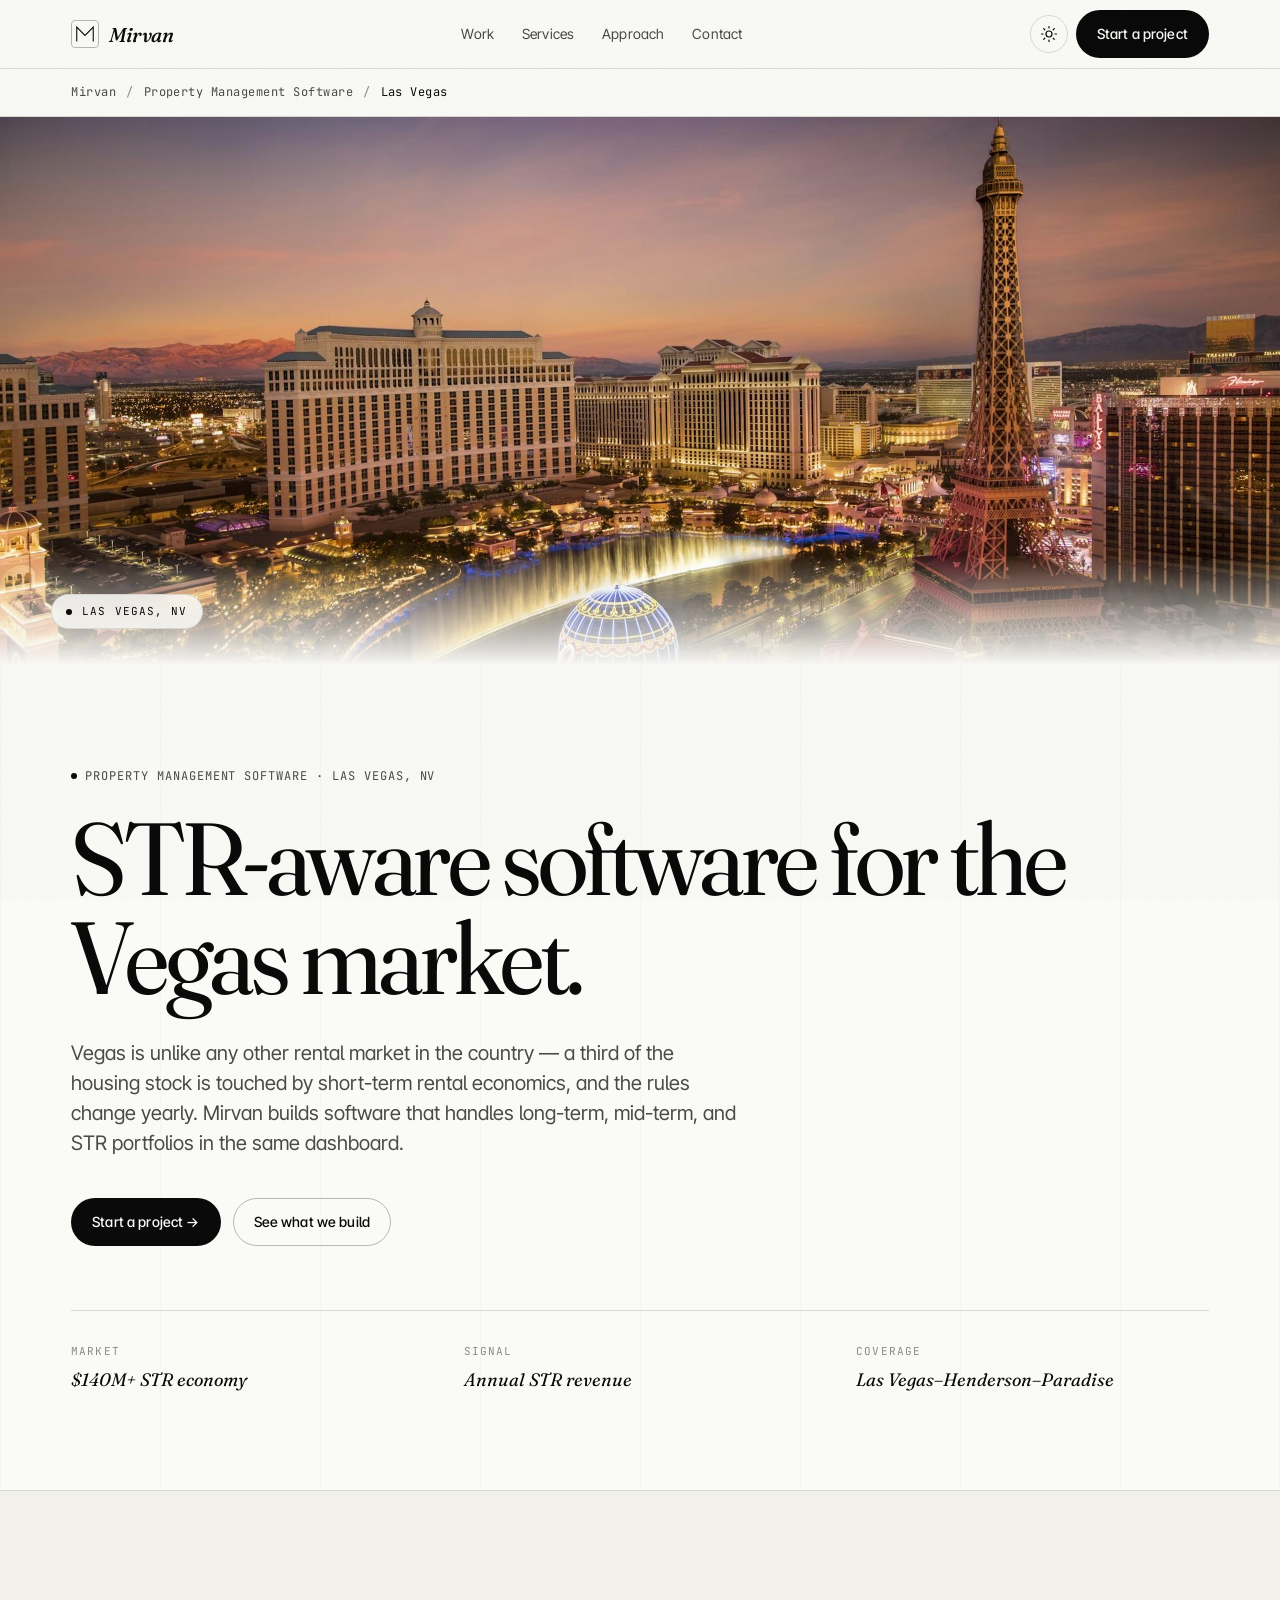
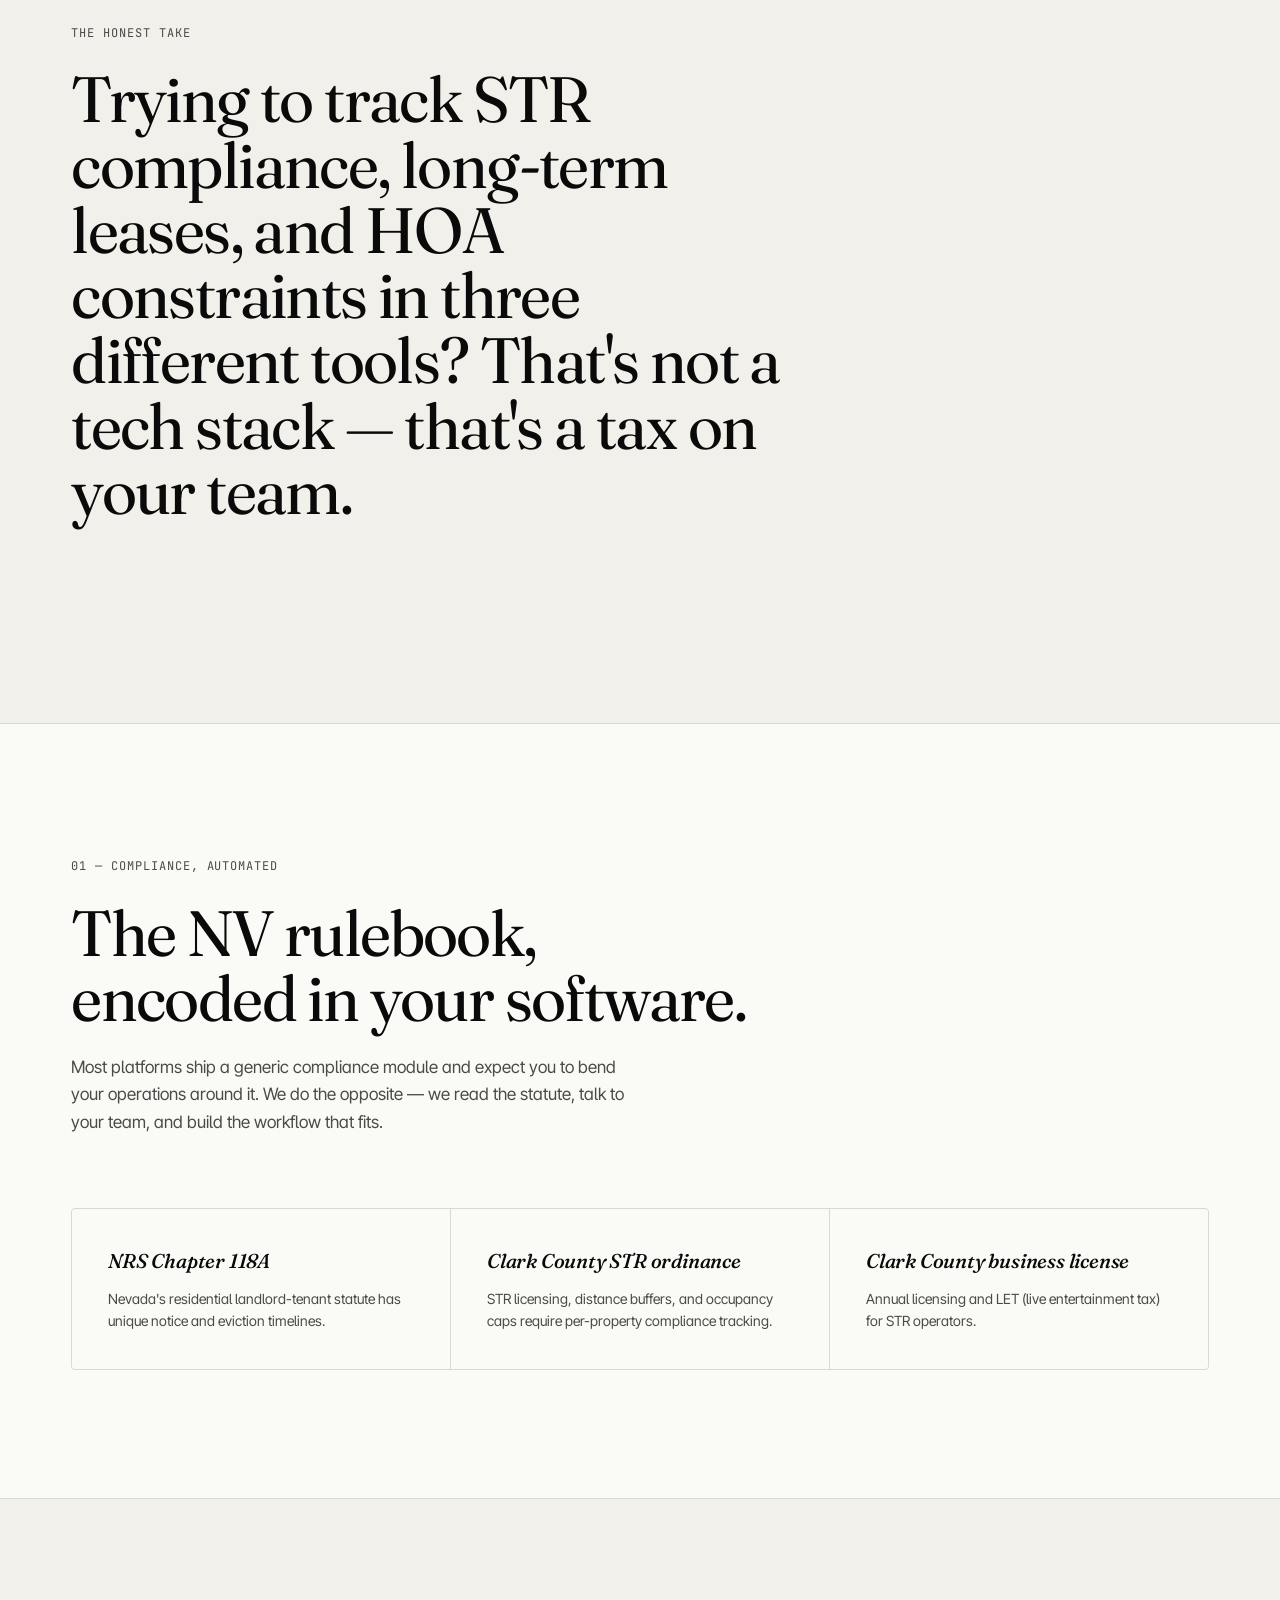
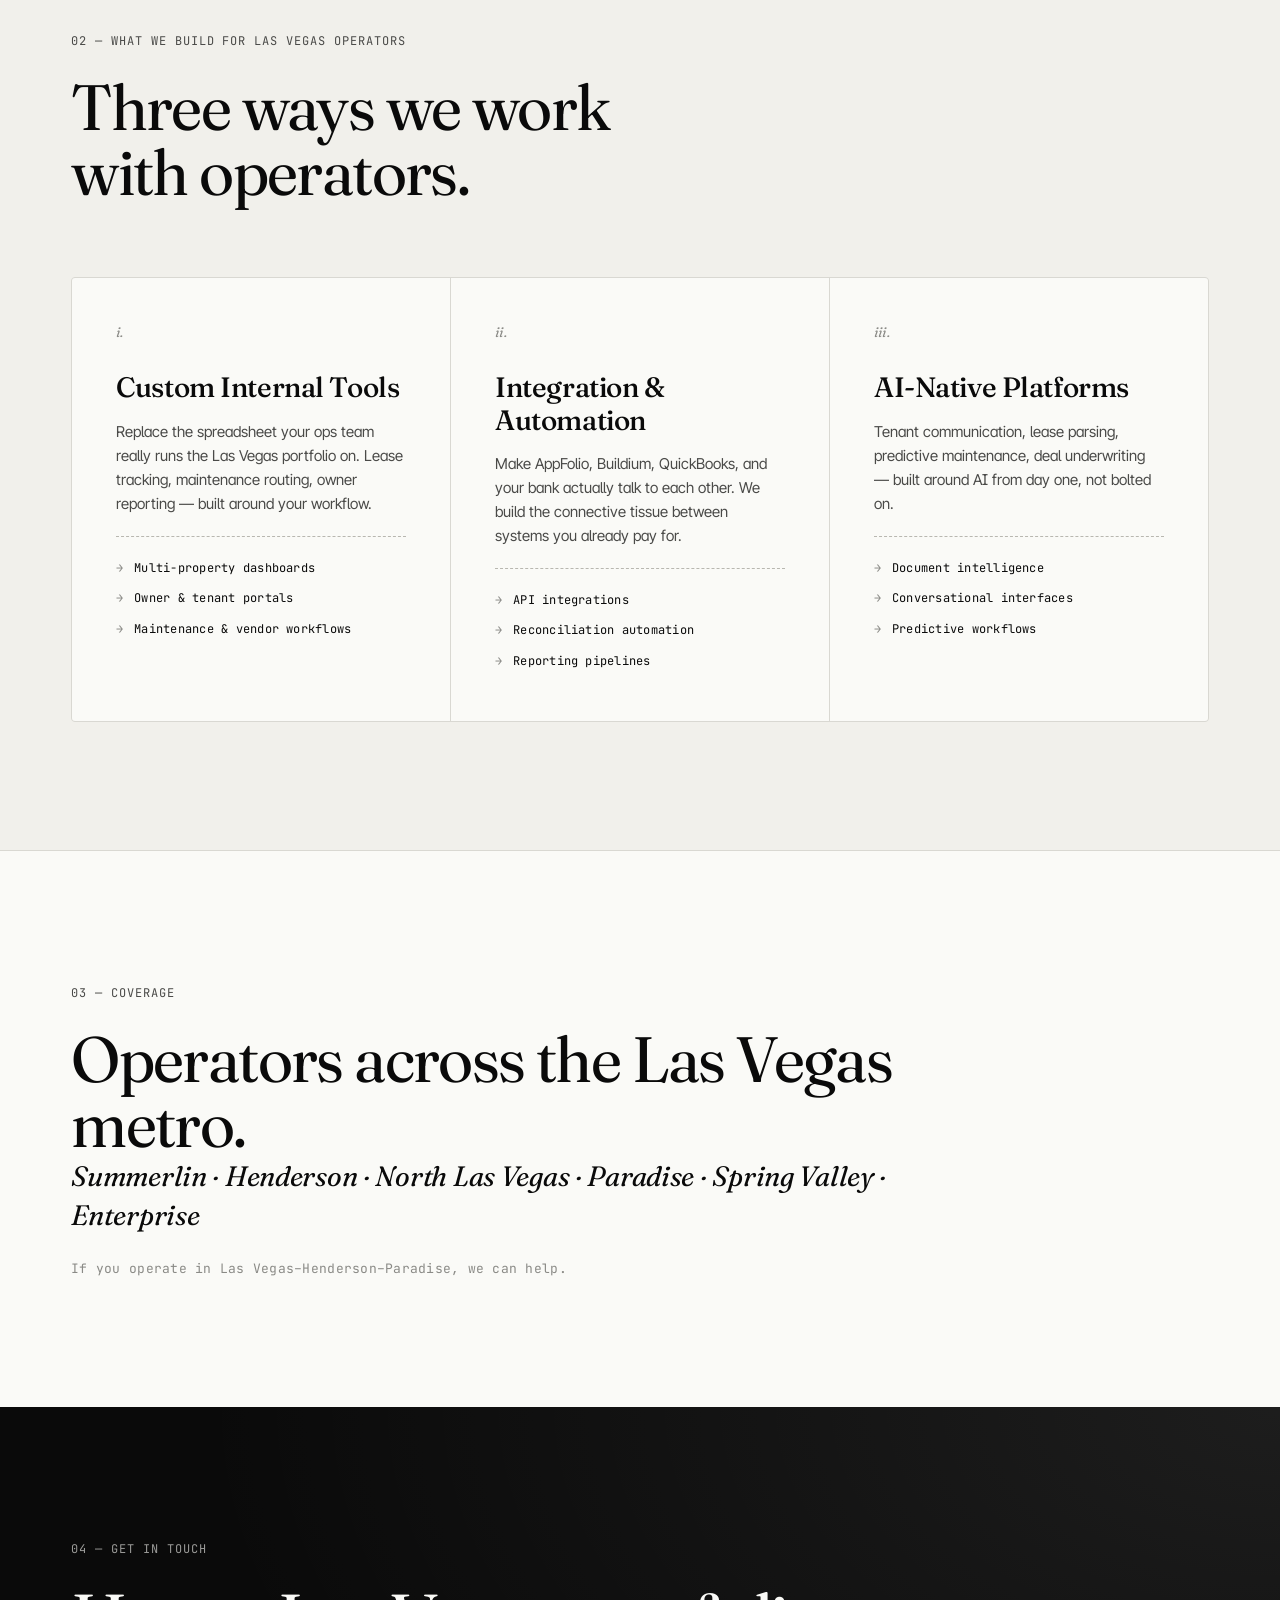
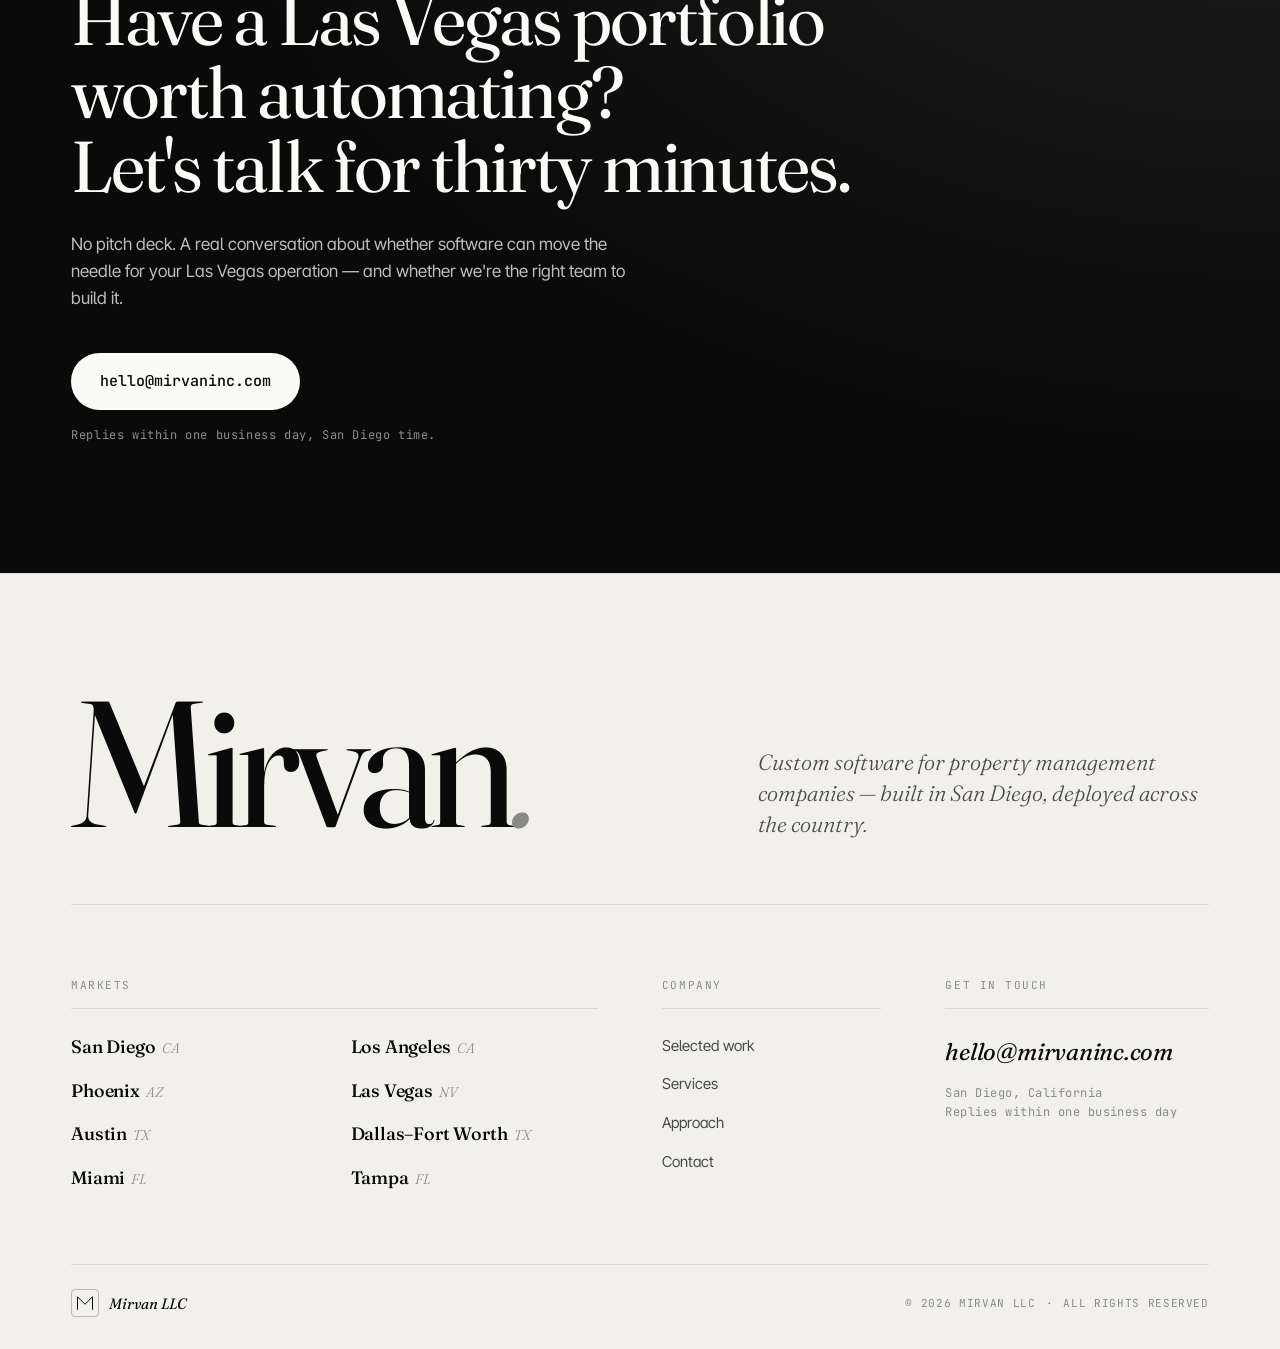
<file: property-management-software/las-vegas/index.html>
<!DOCTYPE html>
<html lang="en" data-theme="auto">
<head>
  <meta charset="UTF-8" />
  <meta name="viewport" content="width=device-width, initial-scale=1.0, viewport-fit=cover" />
  <meta name="theme-color" content="#0a0a0a" media="(prefers-color-scheme: dark)" />
  <meta name="theme-color" content="#fafafa" media="(prefers-color-scheme: light)" />

  <title>Property Management Software in Las Vegas | Mirvan</title>
  <meta name="description" content="Mirvan builds custom property management software for Las Vegas operators. Internal tools, tenant portals, and AI platforms designed around the NV regulatory landscape." />
  <meta name="keywords" content="property management software Las Vegas, custom property management software NV, Las Vegas proptech, property manager software Las Vegas, AppFolio alternative Las Vegas, Buildium alternative Las Vegas" />
  <link rel="canonical" href="https://mirvaninc.com/property-management-software/las-vegas/" />

  <meta property="og:type" content="website" />
  <meta property="og:url" content="https://mirvaninc.com/property-management-software/las-vegas/" />
  <meta property="og:title" content="Property Management Software in Las Vegas | Mirvan" />
  <meta property="og:description" content="Mirvan builds custom property management software for Las Vegas operators. Internal tools, tenant portals, and AI platforms designed around the NV regulatory landscape." />
  <meta property="og:image" content="https://mirvaninc.com/public/cities/las-vegas-og.jpg" />
  <meta property="og:image:secure_url" content="https://mirvaninc.com/public/cities/las-vegas-og.jpg" />
  <meta property="og:image:type" content="image/jpeg" />
  <meta property="og:image:width" content="1200" />
  <meta property="og:image:height" content="630" />
  <meta property="og:image:alt" content="Las Vegas, NV" />
  <meta property="og:site_name" content="Mirvan" />

  <meta name="twitter:card" content="summary_large_image" />
  <meta name="twitter:title" content="Property Management Software in Las Vegas | Mirvan" />
  <meta name="twitter:description" content="Mirvan builds custom property management software for Las Vegas operators. Internal tools, tenant portals, and AI platforms designed around the NV regulatory landscape." />
  <meta name="twitter:image" content="https://mirvaninc.com/public/cities/las-vegas-og.jpg" />
  <meta name="twitter:image:alt" content="Las Vegas, NV" />

  <meta name="robots" content="index, follow, max-image-preview:large" />
  <link rel="icon" href="/favicon.svg" type="image/svg+xml" />

  <link rel="preconnect" href="https://fonts.googleapis.com" />
  <link rel="preconnect" href="https://fonts.gstatic.com" crossorigin />
  <link href="https://fonts.googleapis.com/css2?family=Fraunces:opsz,wght@9..144,300;9..144,400;9..144,500;9..144,600&family=JetBrains+Mono:wght@400;500&family=Inter+Tight:wght@300;400;500;600&display=swap" rel="stylesheet" />

  <script type="application/ld+json">
{
  "@context": "https://schema.org",
  "@type": "ProfessionalService",
  "name": "Mirvan \u2014 Property Management Software in Las Vegas",
  "url": "https://mirvaninc.com/property-management-software/las-vegas/",
  "image": "https://mirvaninc.com/og.png",
  "description": "Mirvan builds custom property management software for Las Vegas operators. Internal tools, tenant portals, and AI platforms designed around the NV regulatory landscape.",
  "areaServed": {
    "@type": "City",
    "name": "Las Vegas",
    "containedInPlace": {
      "@type": "State",
      "name": "Nevada"
    }
  },
  "address": {
    "@type": "PostalAddress",
    "addressLocality": "San Diego",
    "addressRegion": "CA",
    "addressCountry": "US"
  },
  "geo": {
    "@type": "GeoCoordinates",
    "latitude": 36.1699,
    "longitude": -115.1398
  },
  "serviceType": "Custom property management software development for Las Vegas"
}
  </script>
  <script type="application/ld+json">
{
  "@context": "https://schema.org",
  "@type": "BreadcrumbList",
  "itemListElement": [
    {
      "@type": "ListItem",
      "position": 1,
      "name": "Home",
      "item": "https://mirvaninc.com/"
    },
    {
      "@type": "ListItem",
      "position": 2,
      "name": "Property Management Software",
      "item": "https://mirvaninc.com/property-management-software/"
    },
    {
      "@type": "ListItem",
      "position": 3,
      "name": "Las Vegas",
      "item": "https://mirvaninc.com/property-management-software/las-vegas/"
    }
  ]
}
  </script>

  <script>
    (function () {
      try {
        var stored = localStorage.getItem('mirvan-theme');
        var prefersDark = window.matchMedia('(prefers-color-scheme: dark)').matches;
        var theme = stored || (prefersDark ? 'dark' : 'light');
        document.documentElement.setAttribute('data-theme', theme);
      } catch (e) {
        document.documentElement.setAttribute('data-theme', 'light');
      }
    })();
  </script>

  <link rel="stylesheet" href="/styles.css" />
</head>
<body>
  <a class="skip" href="#main">Skip to content</a>

  <header class="nav" role="banner">
    <div class="nav__inner">
      <a href="/" class="nav__logo" aria-label="Mirvan home">
        <span class="nav__mark" aria-hidden="true">
          <svg viewBox="0 0 32 32" width="22" height="22" fill="none" stroke="currentColor" stroke-width="1.6" stroke-linecap="square">
            <path d="M4 26 L4 6 L16 18 L28 6 L28 26" />
          </svg>
        </span>
        <span class="nav__wordmark">Mirvan</span>
      </a>

      <nav class="nav__links" aria-label="Primary">
        <a href="/#work">Work</a>
        <a href="/#services">Services</a>
        <a href="/#approach">Approach</a>
        <a href="/#contact">Contact</a>
      </nav>

      <div class="nav__actions">
        <button id="theme-toggle" class="theme-toggle" type="button" aria-label="Toggle color theme" title="Toggle theme">
          <svg class="icon-sun" viewBox="0 0 24 24" width="18" height="18" fill="none" stroke="currentColor" stroke-width="1.6" stroke-linecap="round" stroke-linejoin="round" aria-hidden="true">
            <circle cx="12" cy="12" r="4" />
            <path d="M12 2v2M12 20v2M4.93 4.93l1.41 1.41M17.66 17.66l1.41 1.41M2 12h2M20 12h2M4.93 19.07l1.41-1.41M17.66 6.34l1.41-1.41" />
          </svg>
          <svg class="icon-moon" viewBox="0 0 24 24" width="18" height="18" fill="none" stroke="currentColor" stroke-width="1.6" stroke-linecap="round" stroke-linejoin="round" aria-hidden="true">
            <path d="M21 12.79A9 9 0 1 1 11.21 3 7 7 0 0 0 21 12.79z" />
          </svg>
        </button>
        <a href="#contact" class="btn btn--primary nav__cta">Start a project</a>
      </div>
    </div>
  </header>

  <main id="main">

    <!-- BREADCRUMB -->
    <nav class="breadcrumb" aria-label="Breadcrumb">
      <div class="breadcrumb__inner">
        <a href="/">Mirvan</a>
        <span aria-hidden="true">/</span>
        <a href="/property-management-software/">Property Management Software</a>
        <span aria-hidden="true">/</span>
        <span class="breadcrumb__current">Las Vegas</span>
      </div>
    </nav>

    <!-- HERO IMAGE -->
    <section class="hero-image" aria-hidden="true">
      <div class="hero-image__frame">
        <img
          src="/public/cities/las-vegas-hero.jpg"
          alt="Las Vegas, NV"
          loading="eager"
          fetchpriority="high"
          decoding="async"
        />
        <div class="hero-image__overlay"></div>
        <div class="hero-image__caption">
          <span class="hero-image__dot"></span>
          <span>Las Vegas, NV</span>
        </div>
      </div>
    </section>

    <!-- HERO -->
    <section class="hero hero--city" aria-labelledby="hero-title">
      <div class="hero__grid" aria-hidden="true">
        <span></span><span></span><span></span><span></span>
        <span></span><span></span><span></span><span></span>
      </div>
      <div class="hero__inner reveal">
        <p class="eyebrow">
          <span class="dot" aria-hidden="true"></span>
          Property management software · Las Vegas, NV
        </p>

        <h1 id="hero-title" class="hero__title">
          STR-aware software for the Vegas market.
        </h1>

        <p class="hero__lede">
          Vegas is unlike any other rental market in the country — a third of the housing stock is touched by short-term rental economics, and the rules change yearly. Mirvan builds software that handles long-term, mid-term, and STR portfolios in the same dashboard.
        </p>

        <div class="hero__cta">
          <a href="#contact" class="btn btn--primary">Start a project →</a>
          <a href="/#services" class="btn btn--ghost">See what we build</a>
        </div>

        <dl class="hero__stats">
          <div>
            <dt>Market</dt>
            <dd>$140M+ STR economy</dd>
          </div>
          <div>
            <dt>Signal</dt>
            <dd>Annual STR revenue</dd>
          </div>
          <div>
            <dt>Coverage</dt>
            <dd>Las Vegas–Henderson–Paradise</dd>
          </div>
        </dl>
      </div>
    </section>

    <!-- PAIN POINT -->
    <section class="section section--alt" aria-labelledby="pain-title">
      <div class="section__inner">
        <div class="section__head reveal">
          <p class="eyebrow">The honest take</p>
          <h2 id="pain-title" class="section__title">
            Trying to track STR compliance, long-term leases, and HOA constraints in three different tools? That's not a tech stack — that's a tax on your team.
          </h2>
        </div>
      </div>
    </section>

    <!-- REGULATIONS -->
    <section class="section" aria-labelledby="reg-title">
      <div class="section__inner">
        <header class="section__head reveal">
          <p class="eyebrow">01 — Compliance, automated</p>
          <h2 id="reg-title" class="section__title">
            The NV rulebook,<br />encoded in your software.
          </h2>
          <p class="section__lede">
            Most platforms ship a generic compliance module and expect you to bend your operations around it. We do the opposite — we read the statute, talk to your team, and build the workflow that fits.
          </p>
        </header>

        <ol class="regs reveal">
          <li class="reg">
            <h3 class="reg__name">NRS Chapter 118A</h3>
            <p class="reg__detail">Nevada's residential landlord-tenant statute has unique notice and eviction timelines.</p>
          </li>
          <li class="reg">
            <h3 class="reg__name">Clark County STR ordinance</h3>
            <p class="reg__detail">STR licensing, distance buffers, and occupancy caps require per-property compliance tracking.</p>
          </li>
          <li class="reg">
            <h3 class="reg__name">Clark County business license</h3>
            <p class="reg__detail">Annual licensing and LET (live entertainment tax) for STR operators.</p>
          </li>
        </ol>
      </div>
    </section>

    <!-- SERVICES (shared) -->
    <section class="section section--alt" aria-labelledby="services-title">
      <div class="section__inner">
        <header class="section__head reveal">
          <p class="eyebrow">02 — What we build for Las Vegas operators</p>
          <h2 id="services-title" class="section__title">
            Three ways we work<br />with operators.
          </h2>
        </header>

        <div class="cards">
          <article class="card reveal">
            <span class="card__num">i.</span>
            <h3 class="card__title">Custom Internal Tools</h3>
            <p class="card__body">
              Replace the spreadsheet your ops team really runs the Las Vegas portfolio on. Lease tracking, maintenance routing, owner reporting — built around your workflow.
            </p>
            <ul class="card__list">
              <li>Multi-property dashboards</li>
              <li>Owner & tenant portals</li>
              <li>Maintenance & vendor workflows</li>
            </ul>
          </article>

          <article class="card reveal">
            <span class="card__num">ii.</span>
            <h3 class="card__title">Integration & Automation</h3>
            <p class="card__body">
              Make AppFolio, Buildium, QuickBooks, and your bank actually talk to each other. We build the connective tissue between systems you already pay for.
            </p>
            <ul class="card__list">
              <li>API integrations</li>
              <li>Reconciliation automation</li>
              <li>Reporting pipelines</li>
            </ul>
          </article>

          <article class="card reveal">
            <span class="card__num">iii.</span>
            <h3 class="card__title">AI-Native Platforms</h3>
            <p class="card__body">
              Tenant communication, lease parsing, predictive maintenance, deal underwriting — built around AI from day one, not bolted on.
            </p>
            <ul class="card__list">
              <li>Document intelligence</li>
              <li>Conversational interfaces</li>
              <li>Predictive workflows</li>
            </ul>
          </article>
        </div>
      </div>
    </section>

    <!-- COVERAGE -->
    <section class="section" aria-labelledby="coverage-title">
      <div class="section__inner">
        <div class="coverage reveal">
          <p class="eyebrow">03 — Coverage</p>
          <h2 id="coverage-title" class="section__title">
            Operators across the Las Vegas metro.
          </h2>
          <p class="coverage__list">Summerlin · Henderson · North Las Vegas · Paradise · Spring Valley · Enterprise</p>
          <p class="coverage__note">If you operate in Las Vegas–Henderson–Paradise, we can help.</p>
        </div>
      </div>
    </section>

    <!-- CONTACT -->
    <section id="contact" class="section section--contact" aria-labelledby="contact-title">
      <div class="section__inner">
        <div class="contact reveal">
          <p class="eyebrow">04 — Get in touch</p>
          <h2 id="contact-title" class="contact__title">
            Have a Las Vegas portfolio worth automating?<br />Let's talk for thirty minutes.
          </h2>
          <p class="contact__lede">
            No pitch deck. A real conversation about whether software can move the needle for your Las Vegas operation — and whether we're the right team to build it.
          </p>
          <div class="contact__cta">
            <a href="mailto:hello@mirvaninc.com?subject=Mirvan%20%E2%80%94%20Las%20Vegas%20Inquiry" class="btn btn--primary btn--lg">hello@mirvaninc.com</a>
            <p class="contact__note">Replies within one business day, San Diego time.</p>
          </div>
        </div>
      </div>
    </section>
  </main>

  <footer class="footer" role="contentinfo">
    <div class="footer__inner">

      <div class="footer__top">
        <h2 class="footer__wordmark">Mirvan<em>.</em></h2>
        <p class="footer__tagline">Custom software for property management companies — built in San Diego, deployed across the country.</p>
      </div>

      <div class="footer__cols">
        <nav class="footer__cities" aria-label="Markets we serve">
          <p class="footer__col-label">Markets</p>
          <ul>
            <li><a href="/property-management-software/san-diego/">San Diego<span class="footer__state">CA</span></a></li>
            <li><a href="/property-management-software/los-angeles/">Los Angeles<span class="footer__state">CA</span></a></li>
            <li><a href="/property-management-software/phoenix/">Phoenix<span class="footer__state">AZ</span></a></li>
            <li><a href="/property-management-software/las-vegas/">Las Vegas<span class="footer__state">NV</span></a></li>
            <li><a href="/property-management-software/austin/">Austin<span class="footer__state">TX</span></a></li>
            <li><a href="/property-management-software/dallas-fort-worth/">Dallas–Fort Worth<span class="footer__state">TX</span></a></li>
            <li><a href="/property-management-software/miami/">Miami<span class="footer__state">FL</span></a></li>
            <li><a href="/property-management-software/tampa/">Tampa<span class="footer__state">FL</span></a></li>
          </ul>
        </nav>

        <nav class="footer__nav" aria-label="Site">
          <p class="footer__col-label">Company</p>
          <ul>
            <li><a href="/#work">Selected work</a></li>
            <li><a href="/#services">Services</a></li>
            <li><a href="/#approach">Approach</a></li>
            <li><a href="/#contact">Contact</a></li>
          </ul>
        </nav>

        <div class="footer__contact">
          <p class="footer__col-label">Get in touch</p>
          <a href="mailto:hello@mirvaninc.com">hello@mirvaninc.com</a>
          <p class="footer__contact-meta">San Diego, California<br/>Replies within one business day</p>
        </div>
      </div>

      <div class="footer__bottom">
        <div class="footer__brand">
          <span class="nav__mark" aria-hidden="true">
            <svg viewBox="0 0 32 32" width="20" height="20" fill="none" stroke="currentColor" stroke-width="1.6" stroke-linecap="square">
              <path d="M4 26 L4 6 L16 18 L28 6 L28 26" />
            </svg>
          </span>
          <span>Mirvan LLC</span>
        </div>
        <p class="footer__meta">
          <span>© <span id="year"></span> Mirvan LLC</span>
          <span aria-hidden="true">·</span>
          <span>All rights reserved</span>
        </p>
      </div>

    </div>
  </footer>

  <script src="/main.js" defer></script>
</body>
</html>
</file>
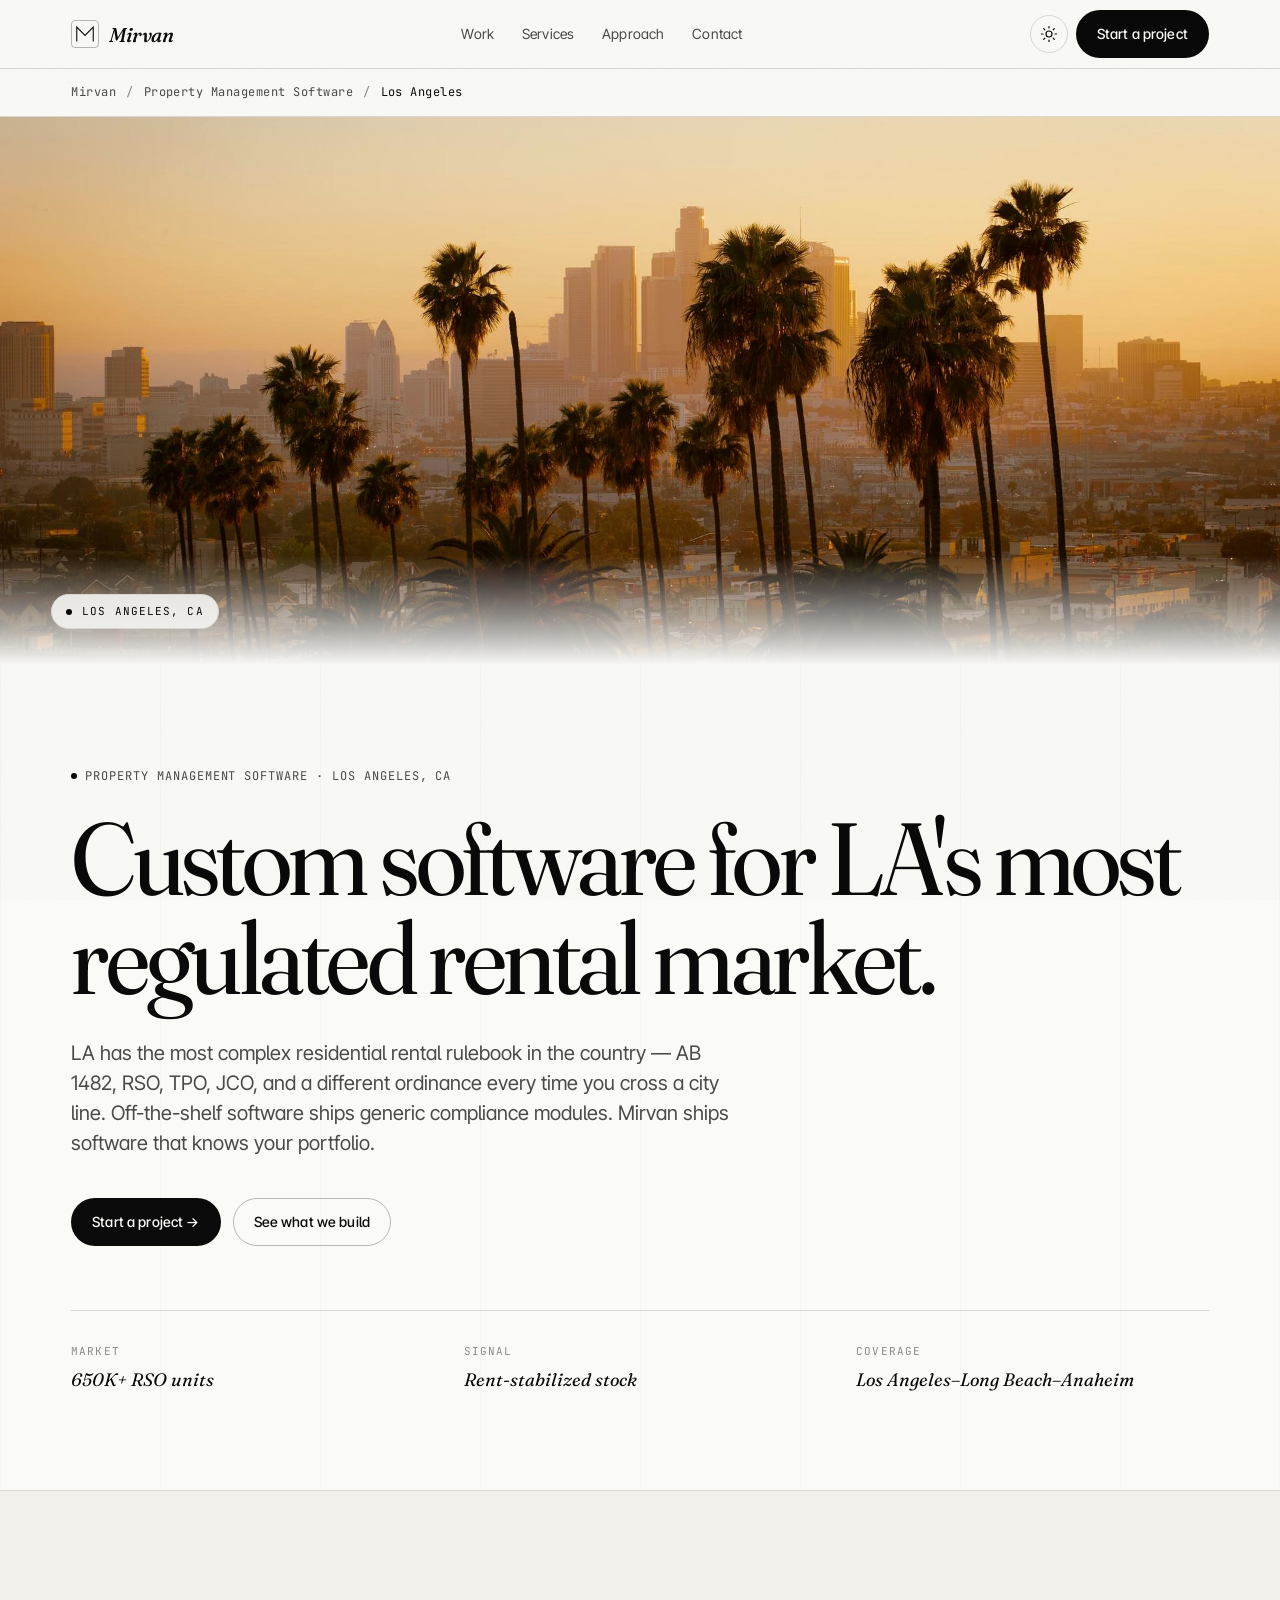
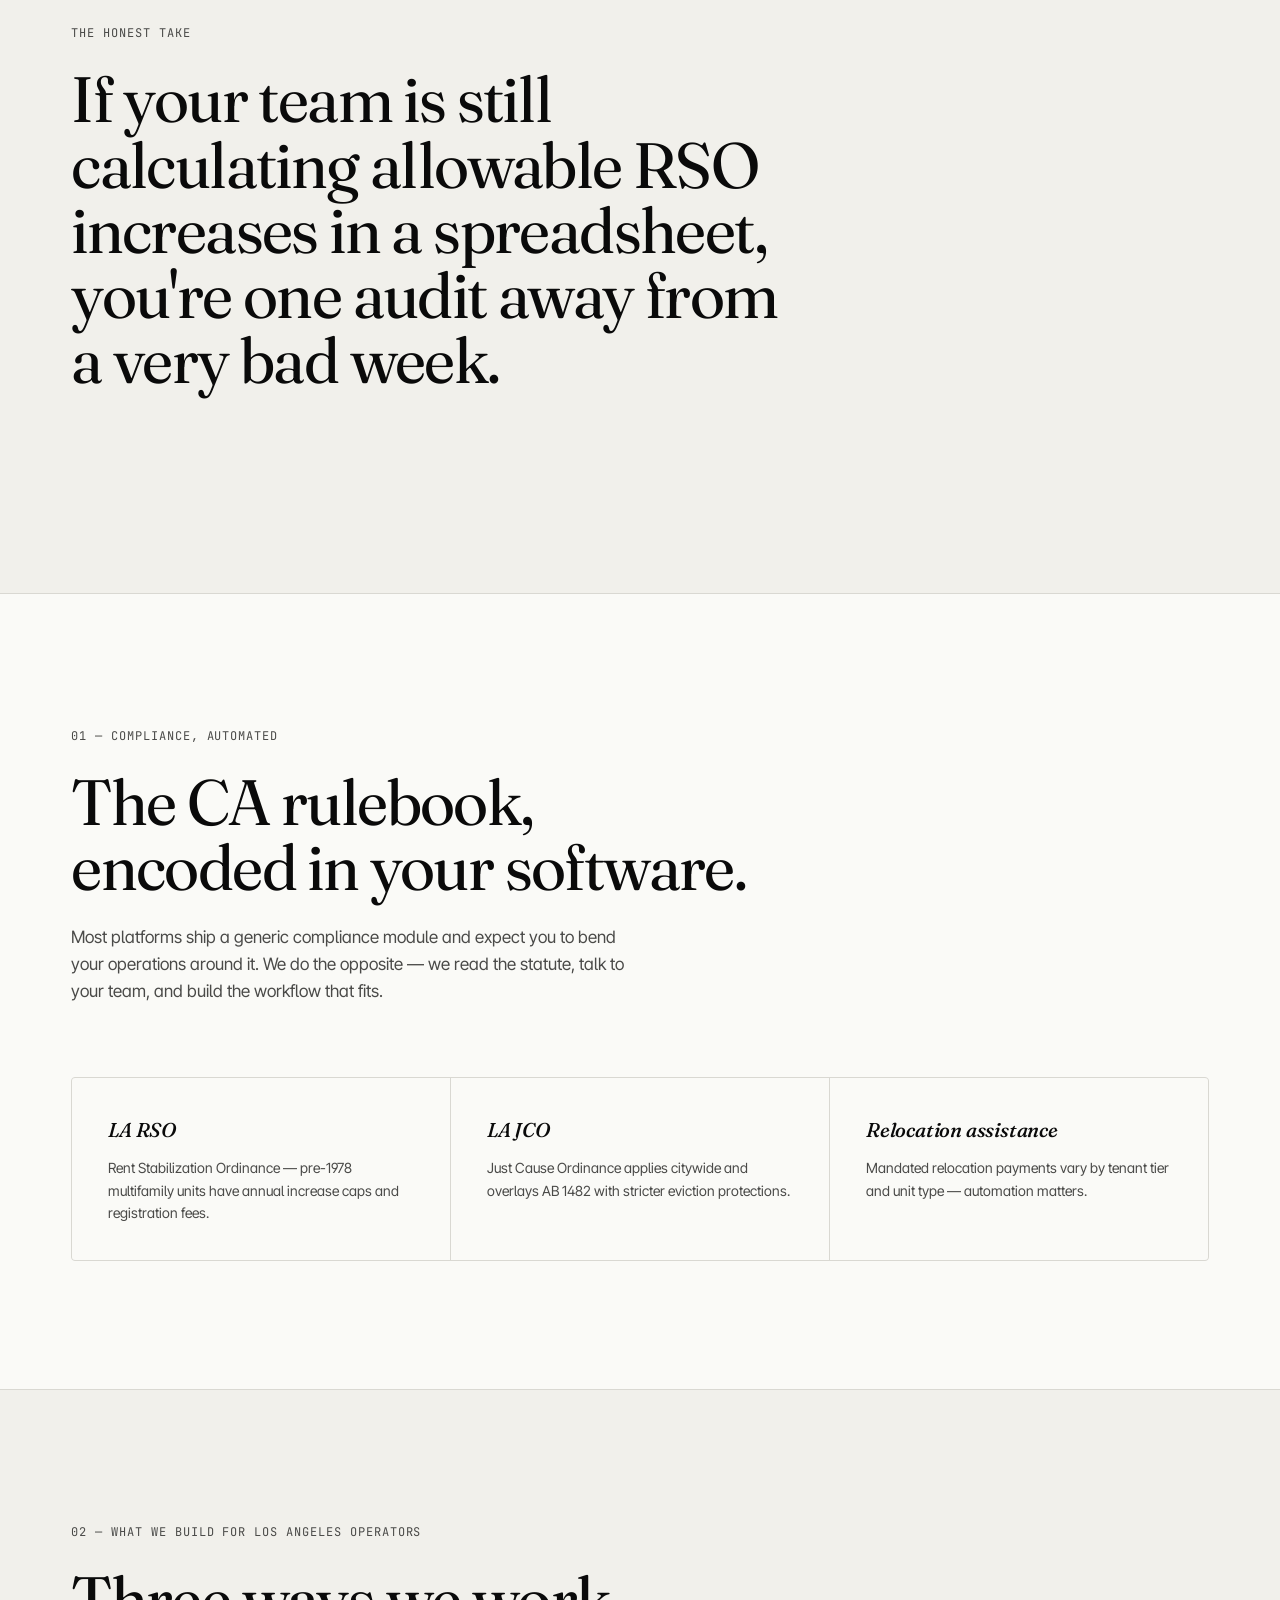
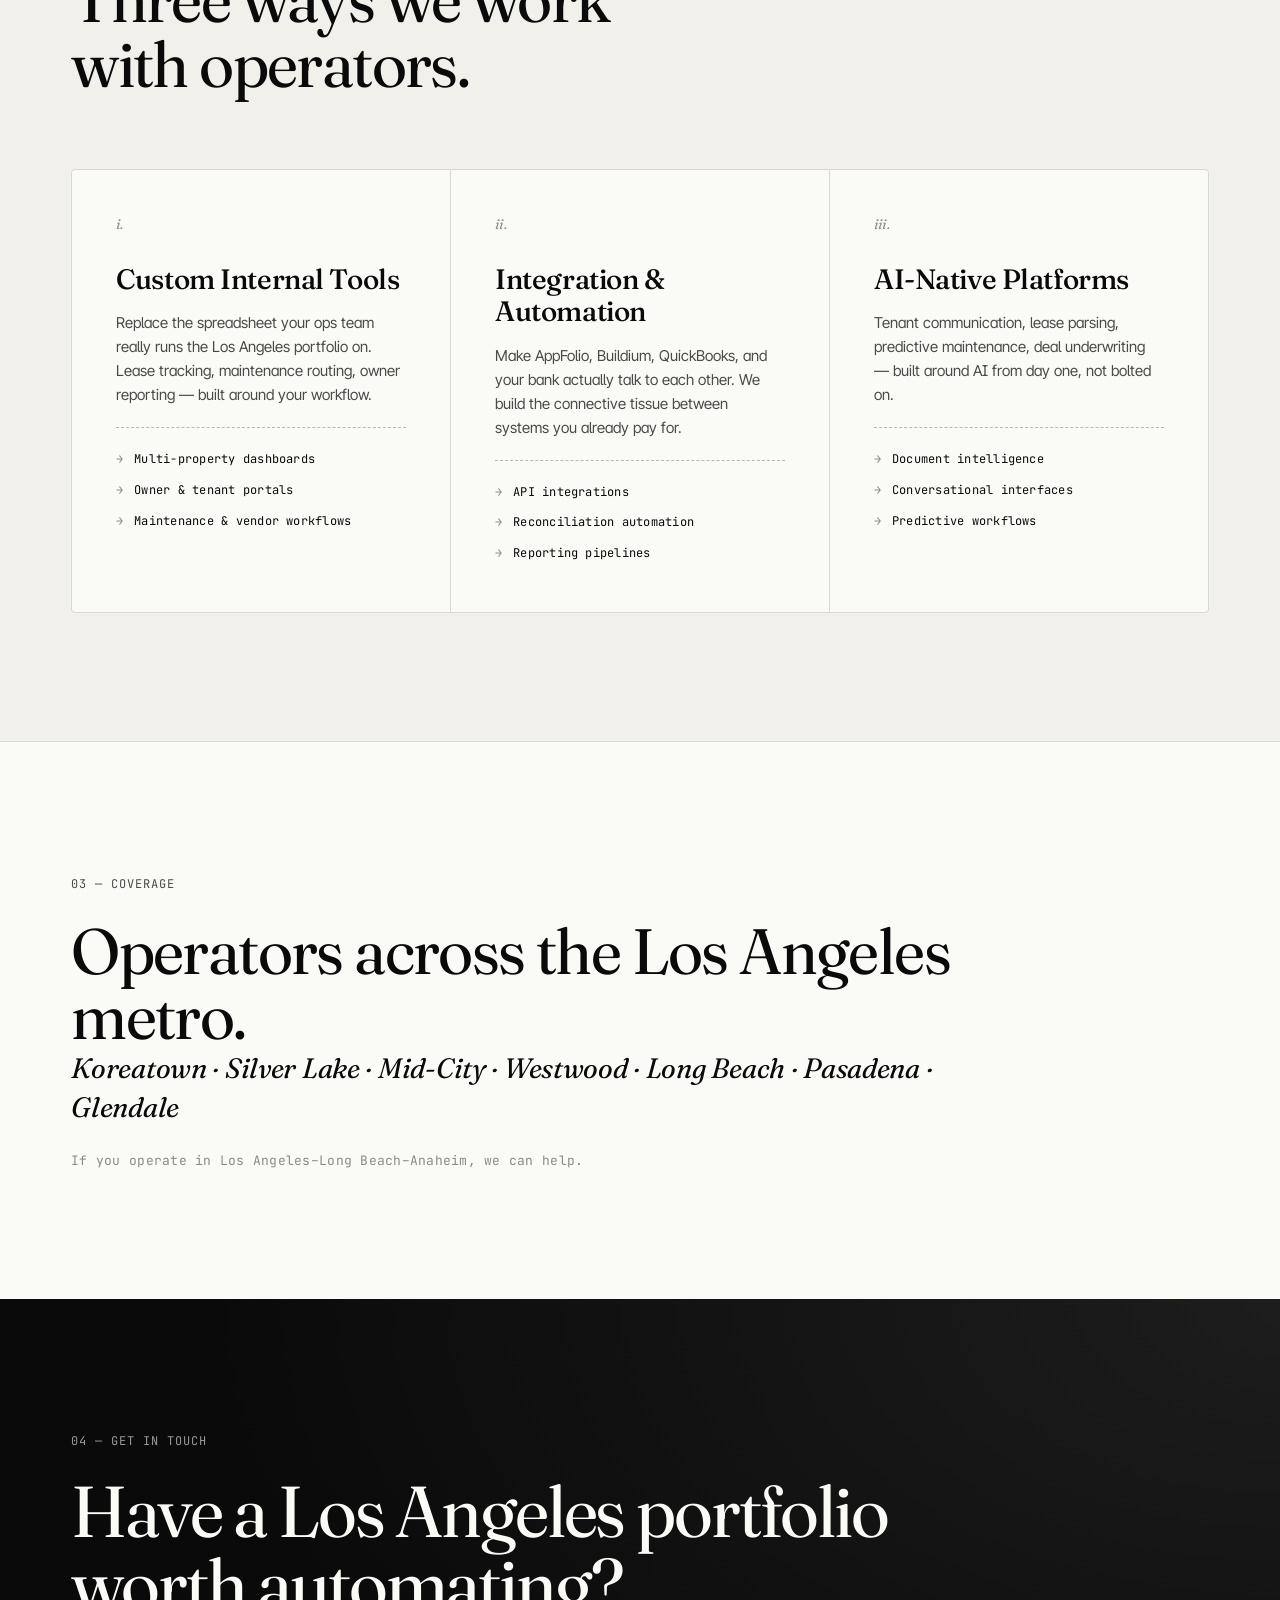
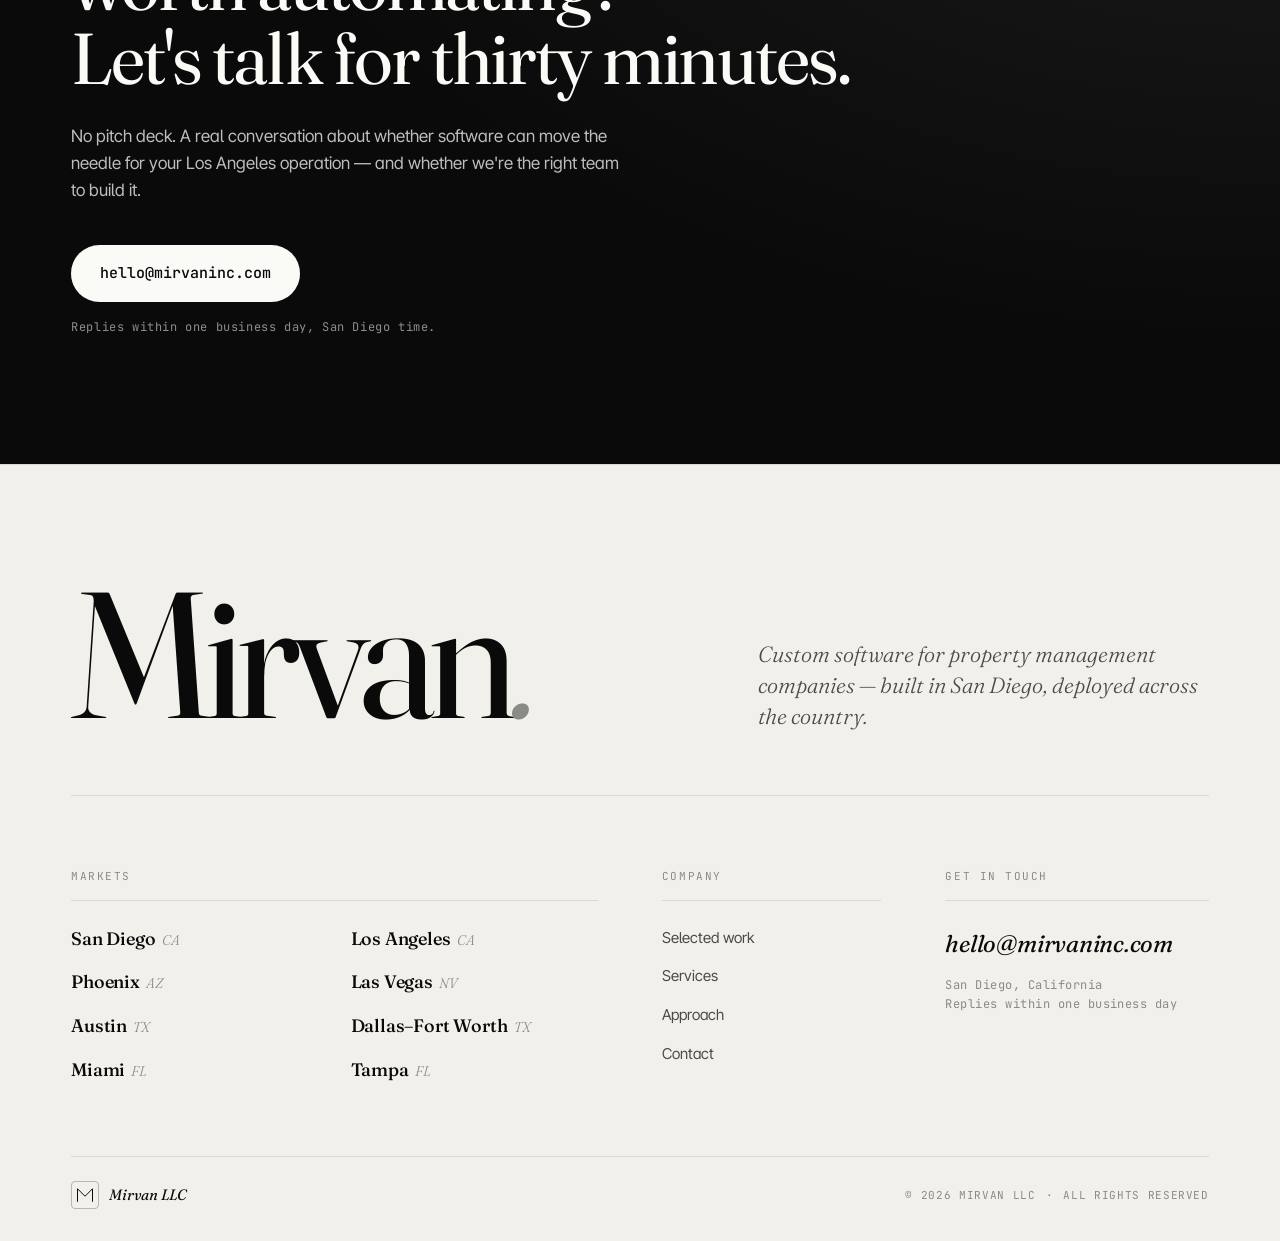
<file: property-management-software/los-angeles/index.html>
<!DOCTYPE html>
<html lang="en" data-theme="auto">
<head>
  <meta charset="UTF-8" />
  <meta name="viewport" content="width=device-width, initial-scale=1.0, viewport-fit=cover" />
  <meta name="theme-color" content="#0a0a0a" media="(prefers-color-scheme: dark)" />
  <meta name="theme-color" content="#fafafa" media="(prefers-color-scheme: light)" />

  <title>Property Management Software in Los Angeles | Mirvan</title>
  <meta name="description" content="Mirvan builds custom property management software for Los Angeles operators. Internal tools, tenant portals, and AI platforms designed around the CA regulatory landscape." />
  <meta name="keywords" content="property management software Los Angeles, custom property management software CA, Los Angeles proptech, property manager software Los Angeles, AppFolio alternative Los Angeles, Buildium alternative Los Angeles" />
  <link rel="canonical" href="https://mirvaninc.com/property-management-software/los-angeles/" />

  <meta property="og:type" content="website" />
  <meta property="og:url" content="https://mirvaninc.com/property-management-software/los-angeles/" />
  <meta property="og:title" content="Property Management Software in Los Angeles | Mirvan" />
  <meta property="og:description" content="Mirvan builds custom property management software for Los Angeles operators. Internal tools, tenant portals, and AI platforms designed around the CA regulatory landscape." />
  <meta property="og:image" content="https://mirvaninc.com/public/cities/los-angeles-og.jpg" />
  <meta property="og:image:secure_url" content="https://mirvaninc.com/public/cities/los-angeles-og.jpg" />
  <meta property="og:image:type" content="image/jpeg" />
  <meta property="og:image:width" content="1200" />
  <meta property="og:image:height" content="630" />
  <meta property="og:image:alt" content="Los Angeles, CA" />
  <meta property="og:site_name" content="Mirvan" />

  <meta name="twitter:card" content="summary_large_image" />
  <meta name="twitter:title" content="Property Management Software in Los Angeles | Mirvan" />
  <meta name="twitter:description" content="Mirvan builds custom property management software for Los Angeles operators. Internal tools, tenant portals, and AI platforms designed around the CA regulatory landscape." />
  <meta name="twitter:image" content="https://mirvaninc.com/public/cities/los-angeles-og.jpg" />
  <meta name="twitter:image:alt" content="Los Angeles, CA" />

  <meta name="robots" content="index, follow, max-image-preview:large" />
  <link rel="icon" href="/favicon.svg" type="image/svg+xml" />

  <link rel="preconnect" href="https://fonts.googleapis.com" />
  <link rel="preconnect" href="https://fonts.gstatic.com" crossorigin />
  <link href="https://fonts.googleapis.com/css2?family=Fraunces:opsz,wght@9..144,300;9..144,400;9..144,500;9..144,600&family=JetBrains+Mono:wght@400;500&family=Inter+Tight:wght@300;400;500;600&display=swap" rel="stylesheet" />

  <script type="application/ld+json">
{
  "@context": "https://schema.org",
  "@type": "ProfessionalService",
  "name": "Mirvan \u2014 Property Management Software in Los Angeles",
  "url": "https://mirvaninc.com/property-management-software/los-angeles/",
  "image": "https://mirvaninc.com/og.png",
  "description": "Mirvan builds custom property management software for Los Angeles operators. Internal tools, tenant portals, and AI platforms designed around the CA regulatory landscape.",
  "areaServed": {
    "@type": "City",
    "name": "Los Angeles",
    "containedInPlace": {
      "@type": "State",
      "name": "California"
    }
  },
  "address": {
    "@type": "PostalAddress",
    "addressLocality": "San Diego",
    "addressRegion": "CA",
    "addressCountry": "US"
  },
  "geo": {
    "@type": "GeoCoordinates",
    "latitude": 34.0522,
    "longitude": -118.2437
  },
  "serviceType": "Custom property management software development for Los Angeles"
}
  </script>
  <script type="application/ld+json">
{
  "@context": "https://schema.org",
  "@type": "BreadcrumbList",
  "itemListElement": [
    {
      "@type": "ListItem",
      "position": 1,
      "name": "Home",
      "item": "https://mirvaninc.com/"
    },
    {
      "@type": "ListItem",
      "position": 2,
      "name": "Property Management Software",
      "item": "https://mirvaninc.com/property-management-software/"
    },
    {
      "@type": "ListItem",
      "position": 3,
      "name": "Los Angeles",
      "item": "https://mirvaninc.com/property-management-software/los-angeles/"
    }
  ]
}
  </script>

  <script>
    (function () {
      try {
        var stored = localStorage.getItem('mirvan-theme');
        var prefersDark = window.matchMedia('(prefers-color-scheme: dark)').matches;
        var theme = stored || (prefersDark ? 'dark' : 'light');
        document.documentElement.setAttribute('data-theme', theme);
      } catch (e) {
        document.documentElement.setAttribute('data-theme', 'light');
      }
    })();
  </script>

  <link rel="stylesheet" href="/styles.css" />
</head>
<body>
  <a class="skip" href="#main">Skip to content</a>

  <header class="nav" role="banner">
    <div class="nav__inner">
      <a href="/" class="nav__logo" aria-label="Mirvan home">
        <span class="nav__mark" aria-hidden="true">
          <svg viewBox="0 0 32 32" width="22" height="22" fill="none" stroke="currentColor" stroke-width="1.6" stroke-linecap="square">
            <path d="M4 26 L4 6 L16 18 L28 6 L28 26" />
          </svg>
        </span>
        <span class="nav__wordmark">Mirvan</span>
      </a>

      <nav class="nav__links" aria-label="Primary">
        <a href="/#work">Work</a>
        <a href="/#services">Services</a>
        <a href="/#approach">Approach</a>
        <a href="/#contact">Contact</a>
      </nav>

      <div class="nav__actions">
        <button id="theme-toggle" class="theme-toggle" type="button" aria-label="Toggle color theme" title="Toggle theme">
          <svg class="icon-sun" viewBox="0 0 24 24" width="18" height="18" fill="none" stroke="currentColor" stroke-width="1.6" stroke-linecap="round" stroke-linejoin="round" aria-hidden="true">
            <circle cx="12" cy="12" r="4" />
            <path d="M12 2v2M12 20v2M4.93 4.93l1.41 1.41M17.66 17.66l1.41 1.41M2 12h2M20 12h2M4.93 19.07l1.41-1.41M17.66 6.34l1.41-1.41" />
          </svg>
          <svg class="icon-moon" viewBox="0 0 24 24" width="18" height="18" fill="none" stroke="currentColor" stroke-width="1.6" stroke-linecap="round" stroke-linejoin="round" aria-hidden="true">
            <path d="M21 12.79A9 9 0 1 1 11.21 3 7 7 0 0 0 21 12.79z" />
          </svg>
        </button>
        <a href="#contact" class="btn btn--primary nav__cta">Start a project</a>
      </div>
    </div>
  </header>

  <main id="main">

    <!-- BREADCRUMB -->
    <nav class="breadcrumb" aria-label="Breadcrumb">
      <div class="breadcrumb__inner">
        <a href="/">Mirvan</a>
        <span aria-hidden="true">/</span>
        <a href="/property-management-software/">Property Management Software</a>
        <span aria-hidden="true">/</span>
        <span class="breadcrumb__current">Los Angeles</span>
      </div>
    </nav>

    <!-- HERO IMAGE -->
    <section class="hero-image" aria-hidden="true">
      <div class="hero-image__frame">
        <img
          src="/public/cities/los-angeles-hero.jpg"
          alt="Los Angeles, CA"
          loading="eager"
          fetchpriority="high"
          decoding="async"
        />
        <div class="hero-image__overlay"></div>
        <div class="hero-image__caption">
          <span class="hero-image__dot"></span>
          <span>Los Angeles, CA</span>
        </div>
      </div>
    </section>

    <!-- HERO -->
    <section class="hero hero--city" aria-labelledby="hero-title">
      <div class="hero__grid" aria-hidden="true">
        <span></span><span></span><span></span><span></span>
        <span></span><span></span><span></span><span></span>
      </div>
      <div class="hero__inner reveal">
        <p class="eyebrow">
          <span class="dot" aria-hidden="true"></span>
          Property management software · Los Angeles, CA
        </p>

        <h1 id="hero-title" class="hero__title">
          Custom software for LA's most regulated rental market.
        </h1>

        <p class="hero__lede">
          LA has the most complex residential rental rulebook in the country — AB 1482, RSO, TPO, JCO, and a different ordinance every time you cross a city line. Off-the-shelf software ships generic compliance modules. Mirvan ships software that knows your portfolio.
        </p>

        <div class="hero__cta">
          <a href="#contact" class="btn btn--primary">Start a project →</a>
          <a href="/#services" class="btn btn--ghost">See what we build</a>
        </div>

        <dl class="hero__stats">
          <div>
            <dt>Market</dt>
            <dd>650K+ RSO units</dd>
          </div>
          <div>
            <dt>Signal</dt>
            <dd>Rent-stabilized stock</dd>
          </div>
          <div>
            <dt>Coverage</dt>
            <dd>Los Angeles–Long Beach–Anaheim</dd>
          </div>
        </dl>
      </div>
    </section>

    <!-- PAIN POINT -->
    <section class="section section--alt" aria-labelledby="pain-title">
      <div class="section__inner">
        <div class="section__head reveal">
          <p class="eyebrow">The honest take</p>
          <h2 id="pain-title" class="section__title">
            If your team is still calculating allowable RSO increases in a spreadsheet, you're one audit away from a very bad week.
          </h2>
        </div>
      </div>
    </section>

    <!-- REGULATIONS -->
    <section class="section" aria-labelledby="reg-title">
      <div class="section__inner">
        <header class="section__head reveal">
          <p class="eyebrow">01 — Compliance, automated</p>
          <h2 id="reg-title" class="section__title">
            The CA rulebook,<br />encoded in your software.
          </h2>
          <p class="section__lede">
            Most platforms ship a generic compliance module and expect you to bend your operations around it. We do the opposite — we read the statute, talk to your team, and build the workflow that fits.
          </p>
        </header>

        <ol class="regs reveal">
          <li class="reg">
            <h3 class="reg__name">LA RSO</h3>
            <p class="reg__detail">Rent Stabilization Ordinance — pre-1978 multifamily units have annual increase caps and registration fees.</p>
          </li>
          <li class="reg">
            <h3 class="reg__name">LA JCO</h3>
            <p class="reg__detail">Just Cause Ordinance applies citywide and overlays AB 1482 with stricter eviction protections.</p>
          </li>
          <li class="reg">
            <h3 class="reg__name">Relocation assistance</h3>
            <p class="reg__detail">Mandated relocation payments vary by tenant tier and unit type — automation matters.</p>
          </li>
        </ol>
      </div>
    </section>

    <!-- SERVICES (shared) -->
    <section class="section section--alt" aria-labelledby="services-title">
      <div class="section__inner">
        <header class="section__head reveal">
          <p class="eyebrow">02 — What we build for Los Angeles operators</p>
          <h2 id="services-title" class="section__title">
            Three ways we work<br />with operators.
          </h2>
        </header>

        <div class="cards">
          <article class="card reveal">
            <span class="card__num">i.</span>
            <h3 class="card__title">Custom Internal Tools</h3>
            <p class="card__body">
              Replace the spreadsheet your ops team really runs the Los Angeles portfolio on. Lease tracking, maintenance routing, owner reporting — built around your workflow.
            </p>
            <ul class="card__list">
              <li>Multi-property dashboards</li>
              <li>Owner & tenant portals</li>
              <li>Maintenance & vendor workflows</li>
            </ul>
          </article>

          <article class="card reveal">
            <span class="card__num">ii.</span>
            <h3 class="card__title">Integration & Automation</h3>
            <p class="card__body">
              Make AppFolio, Buildium, QuickBooks, and your bank actually talk to each other. We build the connective tissue between systems you already pay for.
            </p>
            <ul class="card__list">
              <li>API integrations</li>
              <li>Reconciliation automation</li>
              <li>Reporting pipelines</li>
            </ul>
          </article>

          <article class="card reveal">
            <span class="card__num">iii.</span>
            <h3 class="card__title">AI-Native Platforms</h3>
            <p class="card__body">
              Tenant communication, lease parsing, predictive maintenance, deal underwriting — built around AI from day one, not bolted on.
            </p>
            <ul class="card__list">
              <li>Document intelligence</li>
              <li>Conversational interfaces</li>
              <li>Predictive workflows</li>
            </ul>
          </article>
        </div>
      </div>
    </section>

    <!-- COVERAGE -->
    <section class="section" aria-labelledby="coverage-title">
      <div class="section__inner">
        <div class="coverage reveal">
          <p class="eyebrow">03 — Coverage</p>
          <h2 id="coverage-title" class="section__title">
            Operators across the Los Angeles metro.
          </h2>
          <p class="coverage__list">Koreatown · Silver Lake · Mid-City · Westwood · Long Beach · Pasadena · Glendale</p>
          <p class="coverage__note">If you operate in Los Angeles–Long Beach–Anaheim, we can help.</p>
        </div>
      </div>
    </section>

    <!-- CONTACT -->
    <section id="contact" class="section section--contact" aria-labelledby="contact-title">
      <div class="section__inner">
        <div class="contact reveal">
          <p class="eyebrow">04 — Get in touch</p>
          <h2 id="contact-title" class="contact__title">
            Have a Los Angeles portfolio worth automating?<br />Let's talk for thirty minutes.
          </h2>
          <p class="contact__lede">
            No pitch deck. A real conversation about whether software can move the needle for your Los Angeles operation — and whether we're the right team to build it.
          </p>
          <div class="contact__cta">
            <a href="mailto:hello@mirvaninc.com?subject=Mirvan%20%E2%80%94%20Los%20Angeles%20Inquiry" class="btn btn--primary btn--lg">hello@mirvaninc.com</a>
            <p class="contact__note">Replies within one business day, San Diego time.</p>
          </div>
        </div>
      </div>
    </section>
  </main>

  <footer class="footer" role="contentinfo">
    <div class="footer__inner">

      <div class="footer__top">
        <h2 class="footer__wordmark">Mirvan<em>.</em></h2>
        <p class="footer__tagline">Custom software for property management companies — built in San Diego, deployed across the country.</p>
      </div>

      <div class="footer__cols">
        <nav class="footer__cities" aria-label="Markets we serve">
          <p class="footer__col-label">Markets</p>
          <ul>
            <li><a href="/property-management-software/san-diego/">San Diego<span class="footer__state">CA</span></a></li>
            <li><a href="/property-management-software/los-angeles/">Los Angeles<span class="footer__state">CA</span></a></li>
            <li><a href="/property-management-software/phoenix/">Phoenix<span class="footer__state">AZ</span></a></li>
            <li><a href="/property-management-software/las-vegas/">Las Vegas<span class="footer__state">NV</span></a></li>
            <li><a href="/property-management-software/austin/">Austin<span class="footer__state">TX</span></a></li>
            <li><a href="/property-management-software/dallas-fort-worth/">Dallas–Fort Worth<span class="footer__state">TX</span></a></li>
            <li><a href="/property-management-software/miami/">Miami<span class="footer__state">FL</span></a></li>
            <li><a href="/property-management-software/tampa/">Tampa<span class="footer__state">FL</span></a></li>
          </ul>
        </nav>

        <nav class="footer__nav" aria-label="Site">
          <p class="footer__col-label">Company</p>
          <ul>
            <li><a href="/#work">Selected work</a></li>
            <li><a href="/#services">Services</a></li>
            <li><a href="/#approach">Approach</a></li>
            <li><a href="/#contact">Contact</a></li>
          </ul>
        </nav>

        <div class="footer__contact">
          <p class="footer__col-label">Get in touch</p>
          <a href="mailto:hello@mirvaninc.com">hello@mirvaninc.com</a>
          <p class="footer__contact-meta">San Diego, California<br/>Replies within one business day</p>
        </div>
      </div>

      <div class="footer__bottom">
        <div class="footer__brand">
          <span class="nav__mark" aria-hidden="true">
            <svg viewBox="0 0 32 32" width="20" height="20" fill="none" stroke="currentColor" stroke-width="1.6" stroke-linecap="square">
              <path d="M4 26 L4 6 L16 18 L28 6 L28 26" />
            </svg>
          </span>
          <span>Mirvan LLC</span>
        </div>
        <p class="footer__meta">
          <span>© <span id="year"></span> Mirvan LLC</span>
          <span aria-hidden="true">·</span>
          <span>All rights reserved</span>
        </p>
      </div>

    </div>
  </footer>

  <script src="/main.js" defer></script>
</body>
</html>
</file>
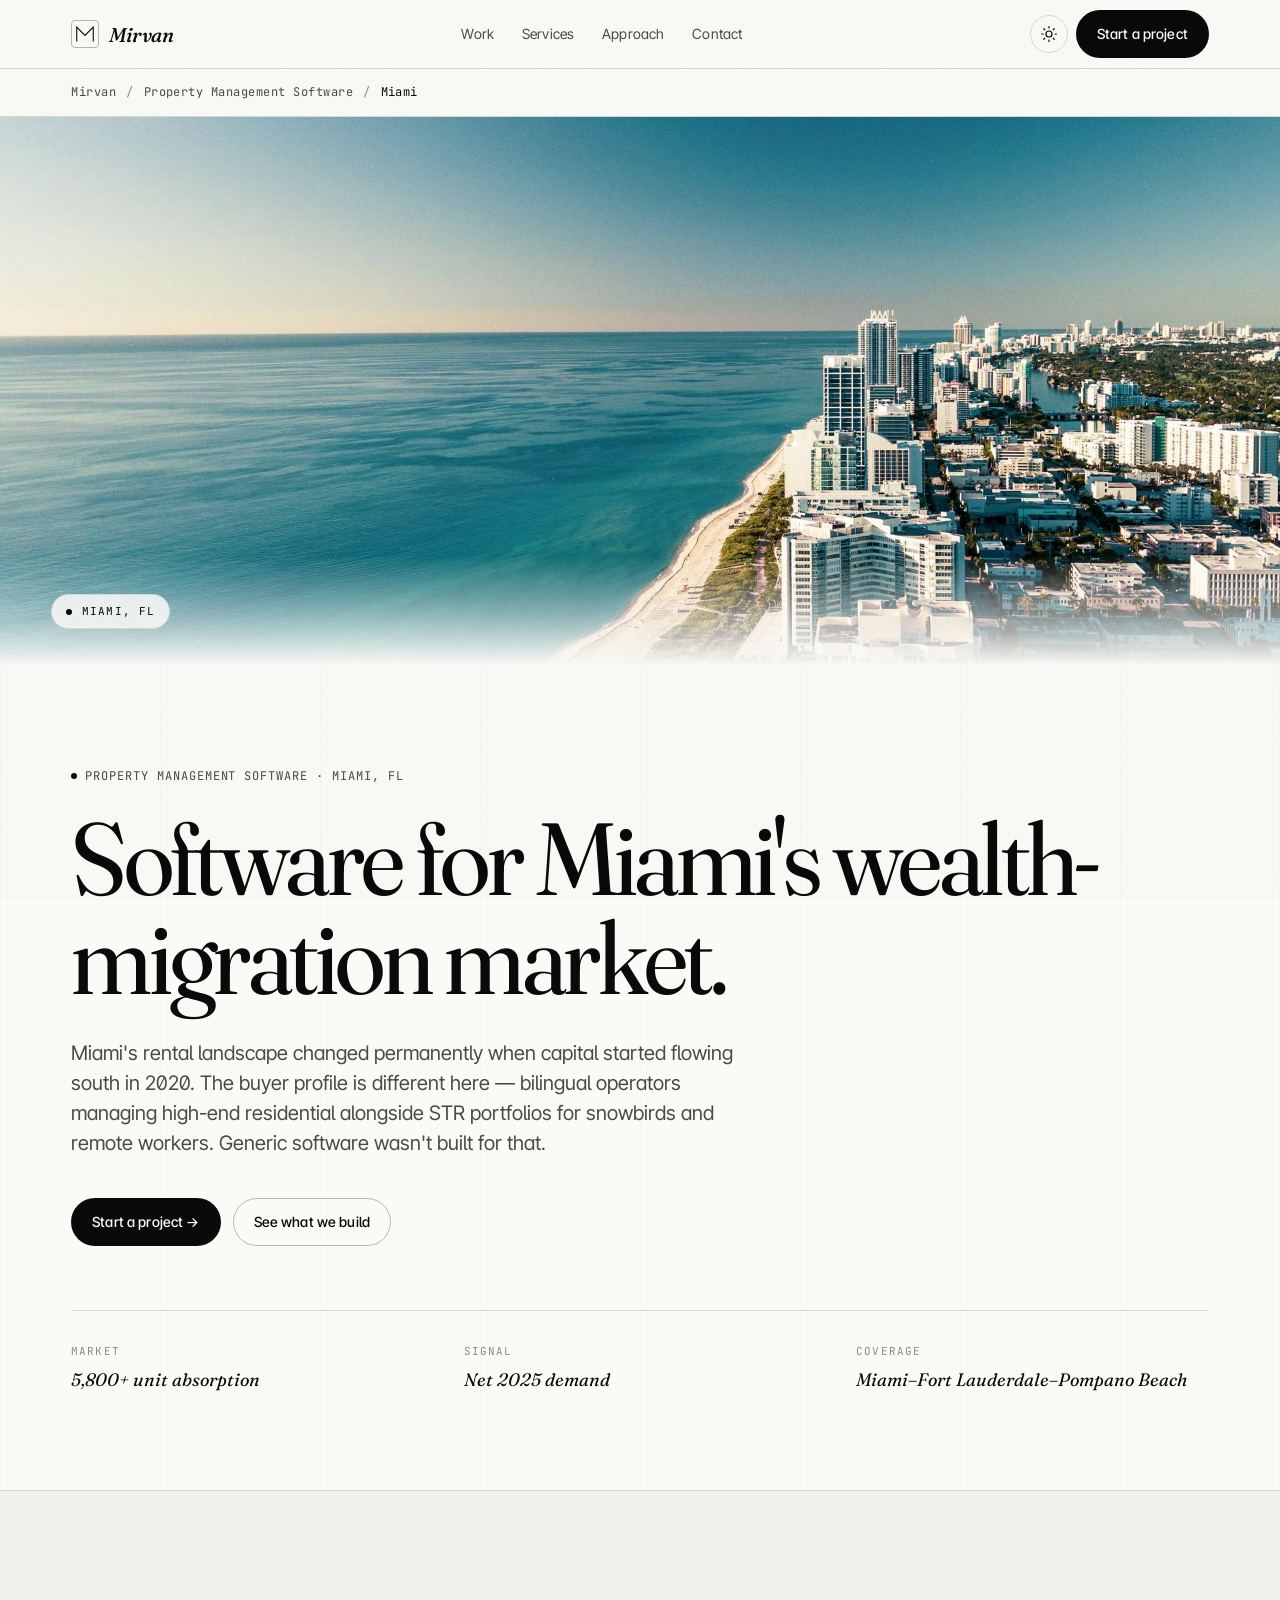
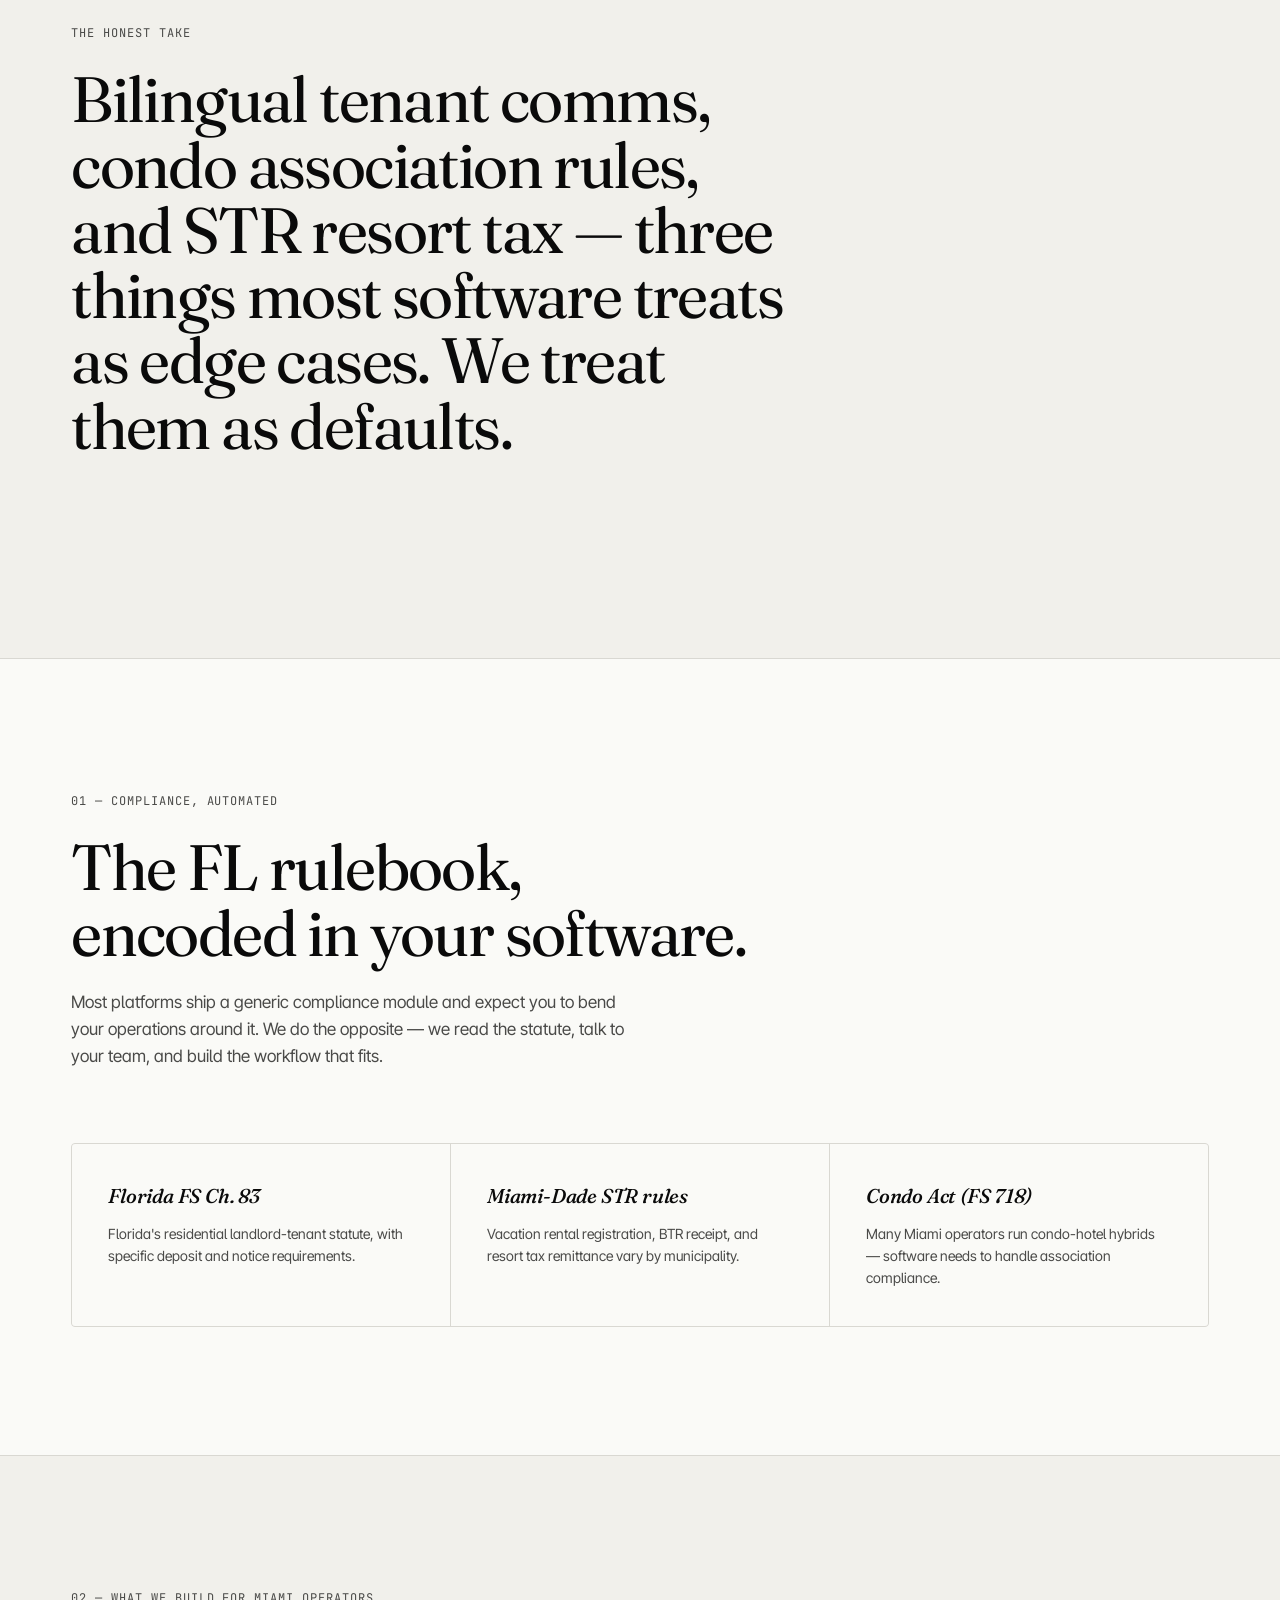
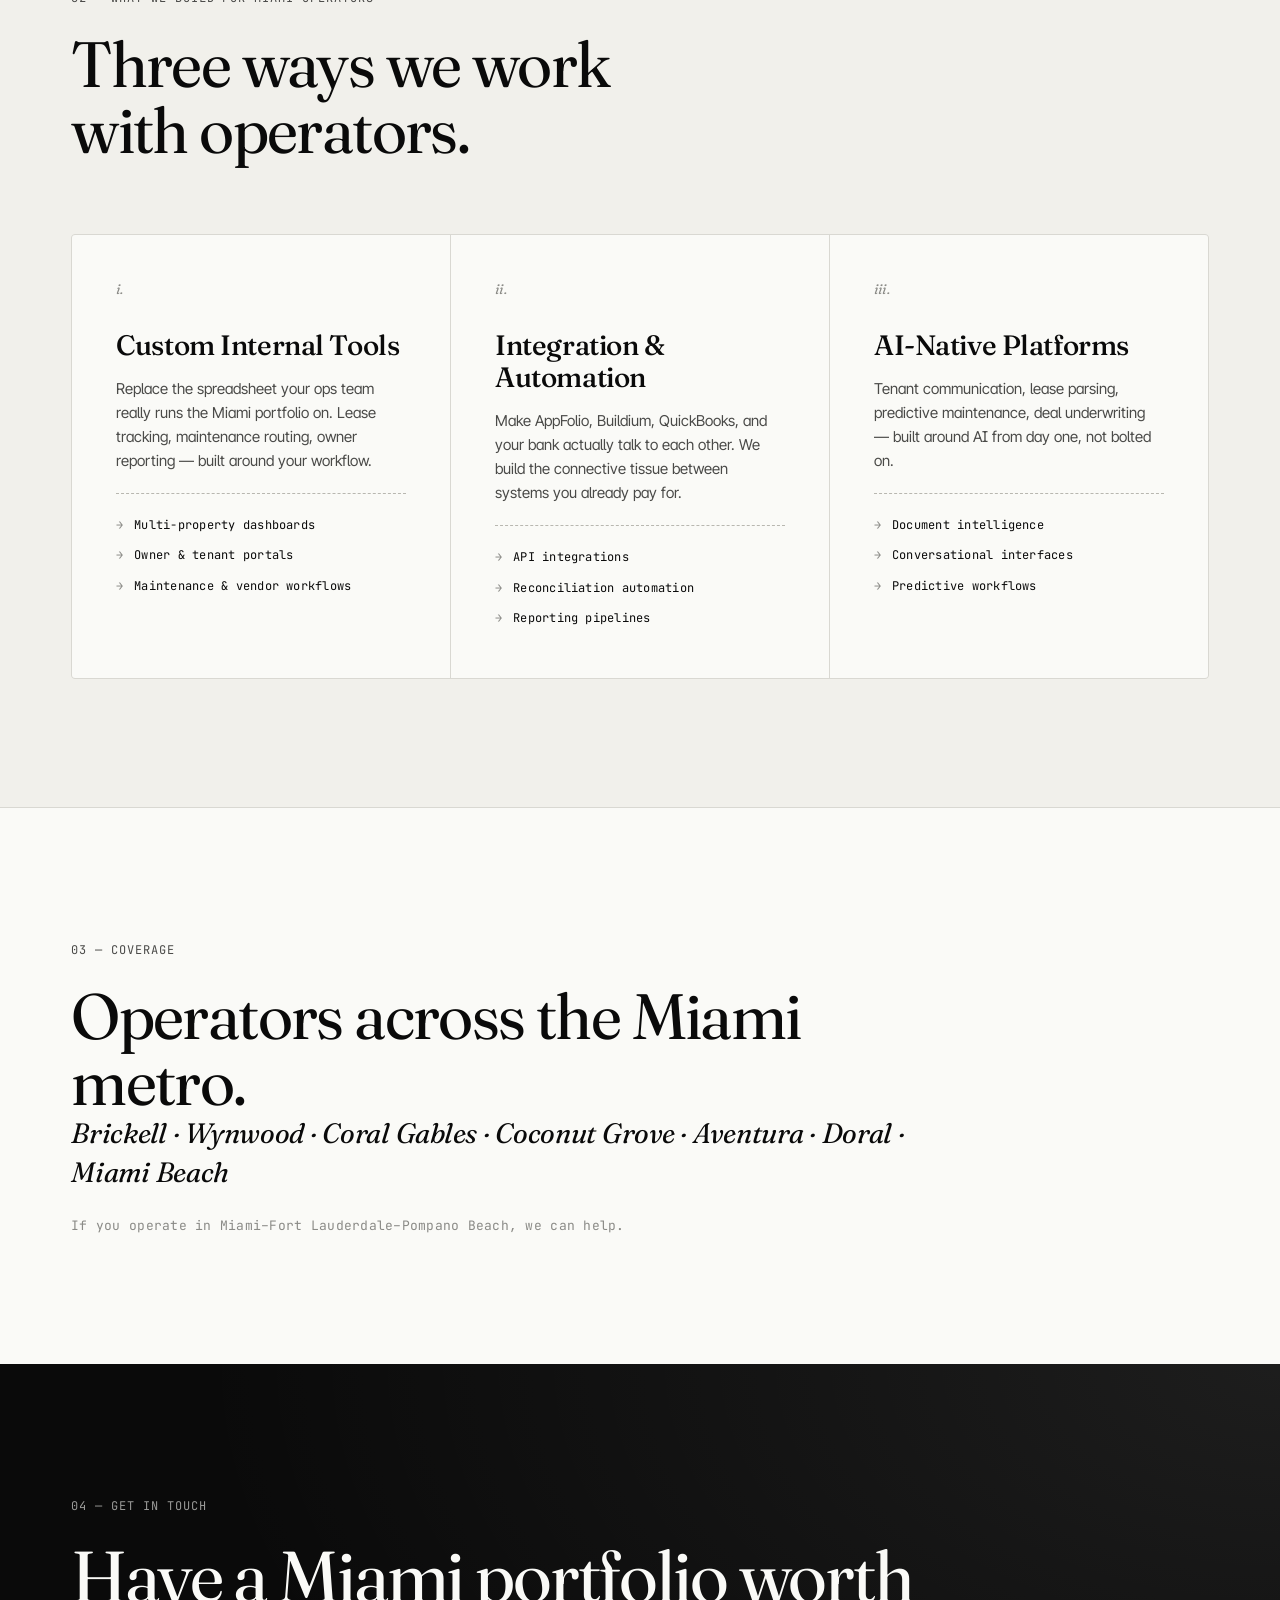
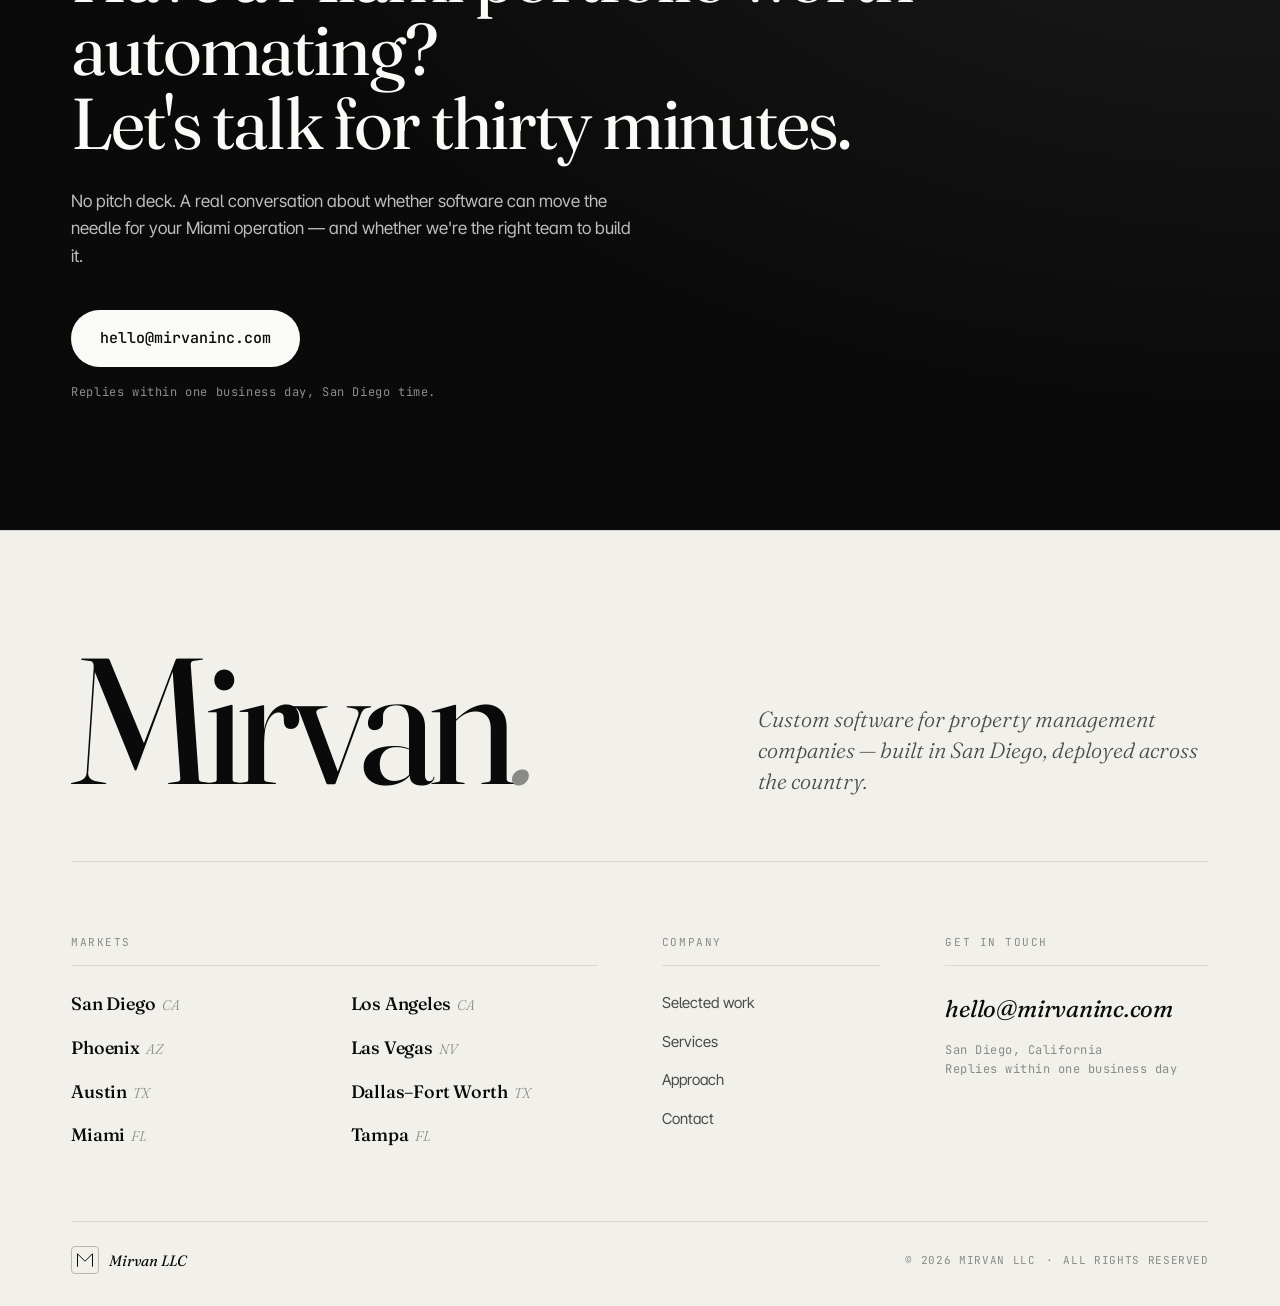
<file: property-management-software/miami/index.html>
<!DOCTYPE html>
<html lang="en" data-theme="auto">
<head>
  <meta charset="UTF-8" />
  <meta name="viewport" content="width=device-width, initial-scale=1.0, viewport-fit=cover" />
  <meta name="theme-color" content="#0a0a0a" media="(prefers-color-scheme: dark)" />
  <meta name="theme-color" content="#fafafa" media="(prefers-color-scheme: light)" />

  <title>Property Management Software in Miami | Mirvan</title>
  <meta name="description" content="Mirvan builds custom property management software for Miami operators. Internal tools, tenant portals, and AI platforms designed around the FL regulatory landscape." />
  <meta name="keywords" content="property management software Miami, custom property management software FL, Miami proptech, property manager software Miami, AppFolio alternative Miami, Buildium alternative Miami" />
  <link rel="canonical" href="https://mirvaninc.com/property-management-software/miami/" />

  <meta property="og:type" content="website" />
  <meta property="og:url" content="https://mirvaninc.com/property-management-software/miami/" />
  <meta property="og:title" content="Property Management Software in Miami | Mirvan" />
  <meta property="og:description" content="Mirvan builds custom property management software for Miami operators. Internal tools, tenant portals, and AI platforms designed around the FL regulatory landscape." />
  <meta property="og:image" content="https://mirvaninc.com/public/cities/miami-og.jpg" />
  <meta property="og:image:secure_url" content="https://mirvaninc.com/public/cities/miami-og.jpg" />
  <meta property="og:image:type" content="image/jpeg" />
  <meta property="og:image:width" content="1200" />
  <meta property="og:image:height" content="630" />
  <meta property="og:image:alt" content="Miami, FL" />
  <meta property="og:site_name" content="Mirvan" />

  <meta name="twitter:card" content="summary_large_image" />
  <meta name="twitter:title" content="Property Management Software in Miami | Mirvan" />
  <meta name="twitter:description" content="Mirvan builds custom property management software for Miami operators. Internal tools, tenant portals, and AI platforms designed around the FL regulatory landscape." />
  <meta name="twitter:image" content="https://mirvaninc.com/public/cities/miami-og.jpg" />
  <meta name="twitter:image:alt" content="Miami, FL" />

  <meta name="robots" content="index, follow, max-image-preview:large" />
  <link rel="icon" href="/favicon.svg" type="image/svg+xml" />

  <link rel="preconnect" href="https://fonts.googleapis.com" />
  <link rel="preconnect" href="https://fonts.gstatic.com" crossorigin />
  <link href="https://fonts.googleapis.com/css2?family=Fraunces:opsz,wght@9..144,300;9..144,400;9..144,500;9..144,600&family=JetBrains+Mono:wght@400;500&family=Inter+Tight:wght@300;400;500;600&display=swap" rel="stylesheet" />

  <script type="application/ld+json">
{
  "@context": "https://schema.org",
  "@type": "ProfessionalService",
  "name": "Mirvan \u2014 Property Management Software in Miami",
  "url": "https://mirvaninc.com/property-management-software/miami/",
  "image": "https://mirvaninc.com/og.png",
  "description": "Mirvan builds custom property management software for Miami operators. Internal tools, tenant portals, and AI platforms designed around the FL regulatory landscape.",
  "areaServed": {
    "@type": "City",
    "name": "Miami",
    "containedInPlace": {
      "@type": "State",
      "name": "Florida"
    }
  },
  "address": {
    "@type": "PostalAddress",
    "addressLocality": "San Diego",
    "addressRegion": "CA",
    "addressCountry": "US"
  },
  "geo": {
    "@type": "GeoCoordinates",
    "latitude": 25.7617,
    "longitude": -80.1918
  },
  "serviceType": "Custom property management software development for Miami"
}
  </script>
  <script type="application/ld+json">
{
  "@context": "https://schema.org",
  "@type": "BreadcrumbList",
  "itemListElement": [
    {
      "@type": "ListItem",
      "position": 1,
      "name": "Home",
      "item": "https://mirvaninc.com/"
    },
    {
      "@type": "ListItem",
      "position": 2,
      "name": "Property Management Software",
      "item": "https://mirvaninc.com/property-management-software/"
    },
    {
      "@type": "ListItem",
      "position": 3,
      "name": "Miami",
      "item": "https://mirvaninc.com/property-management-software/miami/"
    }
  ]
}
  </script>

  <script>
    (function () {
      try {
        var stored = localStorage.getItem('mirvan-theme');
        var prefersDark = window.matchMedia('(prefers-color-scheme: dark)').matches;
        var theme = stored || (prefersDark ? 'dark' : 'light');
        document.documentElement.setAttribute('data-theme', theme);
      } catch (e) {
        document.documentElement.setAttribute('data-theme', 'light');
      }
    })();
  </script>

  <link rel="stylesheet" href="/styles.css" />
</head>
<body>
  <a class="skip" href="#main">Skip to content</a>

  <header class="nav" role="banner">
    <div class="nav__inner">
      <a href="/" class="nav__logo" aria-label="Mirvan home">
        <span class="nav__mark" aria-hidden="true">
          <svg viewBox="0 0 32 32" width="22" height="22" fill="none" stroke="currentColor" stroke-width="1.6" stroke-linecap="square">
            <path d="M4 26 L4 6 L16 18 L28 6 L28 26" />
          </svg>
        </span>
        <span class="nav__wordmark">Mirvan</span>
      </a>

      <nav class="nav__links" aria-label="Primary">
        <a href="/#work">Work</a>
        <a href="/#services">Services</a>
        <a href="/#approach">Approach</a>
        <a href="/#contact">Contact</a>
      </nav>

      <div class="nav__actions">
        <button id="theme-toggle" class="theme-toggle" type="button" aria-label="Toggle color theme" title="Toggle theme">
          <svg class="icon-sun" viewBox="0 0 24 24" width="18" height="18" fill="none" stroke="currentColor" stroke-width="1.6" stroke-linecap="round" stroke-linejoin="round" aria-hidden="true">
            <circle cx="12" cy="12" r="4" />
            <path d="M12 2v2M12 20v2M4.93 4.93l1.41 1.41M17.66 17.66l1.41 1.41M2 12h2M20 12h2M4.93 19.07l1.41-1.41M17.66 6.34l1.41-1.41" />
          </svg>
          <svg class="icon-moon" viewBox="0 0 24 24" width="18" height="18" fill="none" stroke="currentColor" stroke-width="1.6" stroke-linecap="round" stroke-linejoin="round" aria-hidden="true">
            <path d="M21 12.79A9 9 0 1 1 11.21 3 7 7 0 0 0 21 12.79z" />
          </svg>
        </button>
        <a href="#contact" class="btn btn--primary nav__cta">Start a project</a>
      </div>
    </div>
  </header>

  <main id="main">

    <!-- BREADCRUMB -->
    <nav class="breadcrumb" aria-label="Breadcrumb">
      <div class="breadcrumb__inner">
        <a href="/">Mirvan</a>
        <span aria-hidden="true">/</span>
        <a href="/property-management-software/">Property Management Software</a>
        <span aria-hidden="true">/</span>
        <span class="breadcrumb__current">Miami</span>
      </div>
    </nav>

    <!-- HERO IMAGE -->
    <section class="hero-image" aria-hidden="true">
      <div class="hero-image__frame">
        <img
          src="/public/cities/miami-hero.jpg"
          alt="Miami, FL"
          loading="eager"
          fetchpriority="high"
          decoding="async"
        />
        <div class="hero-image__overlay"></div>
        <div class="hero-image__caption">
          <span class="hero-image__dot"></span>
          <span>Miami, FL</span>
        </div>
      </div>
    </section>

    <!-- HERO -->
    <section class="hero hero--city" aria-labelledby="hero-title">
      <div class="hero__grid" aria-hidden="true">
        <span></span><span></span><span></span><span></span>
        <span></span><span></span><span></span><span></span>
      </div>
      <div class="hero__inner reveal">
        <p class="eyebrow">
          <span class="dot" aria-hidden="true"></span>
          Property management software · Miami, FL
        </p>

        <h1 id="hero-title" class="hero__title">
          Software for Miami's wealth-migration market.
        </h1>

        <p class="hero__lede">
          Miami's rental landscape changed permanently when capital started flowing south in 2020. The buyer profile is different here — bilingual operators managing high-end residential alongside STR portfolios for snowbirds and remote workers. Generic software wasn't built for that.
        </p>

        <div class="hero__cta">
          <a href="#contact" class="btn btn--primary">Start a project →</a>
          <a href="/#services" class="btn btn--ghost">See what we build</a>
        </div>

        <dl class="hero__stats">
          <div>
            <dt>Market</dt>
            <dd>5,800+ unit absorption</dd>
          </div>
          <div>
            <dt>Signal</dt>
            <dd>Net 2025 demand</dd>
          </div>
          <div>
            <dt>Coverage</dt>
            <dd>Miami–Fort Lauderdale–Pompano Beach</dd>
          </div>
        </dl>
      </div>
    </section>

    <!-- PAIN POINT -->
    <section class="section section--alt" aria-labelledby="pain-title">
      <div class="section__inner">
        <div class="section__head reveal">
          <p class="eyebrow">The honest take</p>
          <h2 id="pain-title" class="section__title">
            Bilingual tenant comms, condo association rules, and STR resort tax — three things most software treats as edge cases. We treat them as defaults.
          </h2>
        </div>
      </div>
    </section>

    <!-- REGULATIONS -->
    <section class="section" aria-labelledby="reg-title">
      <div class="section__inner">
        <header class="section__head reveal">
          <p class="eyebrow">01 — Compliance, automated</p>
          <h2 id="reg-title" class="section__title">
            The FL rulebook,<br />encoded in your software.
          </h2>
          <p class="section__lede">
            Most platforms ship a generic compliance module and expect you to bend your operations around it. We do the opposite — we read the statute, talk to your team, and build the workflow that fits.
          </p>
        </header>

        <ol class="regs reveal">
          <li class="reg">
            <h3 class="reg__name">Florida FS Ch. 83</h3>
            <p class="reg__detail">Florida's residential landlord-tenant statute, with specific deposit and notice requirements.</p>
          </li>
          <li class="reg">
            <h3 class="reg__name">Miami-Dade STR rules</h3>
            <p class="reg__detail">Vacation rental registration, BTR receipt, and resort tax remittance vary by municipality.</p>
          </li>
          <li class="reg">
            <h3 class="reg__name">Condo Act (FS 718)</h3>
            <p class="reg__detail">Many Miami operators run condo-hotel hybrids — software needs to handle association compliance.</p>
          </li>
        </ol>
      </div>
    </section>

    <!-- SERVICES (shared) -->
    <section class="section section--alt" aria-labelledby="services-title">
      <div class="section__inner">
        <header class="section__head reveal">
          <p class="eyebrow">02 — What we build for Miami operators</p>
          <h2 id="services-title" class="section__title">
            Three ways we work<br />with operators.
          </h2>
        </header>

        <div class="cards">
          <article class="card reveal">
            <span class="card__num">i.</span>
            <h3 class="card__title">Custom Internal Tools</h3>
            <p class="card__body">
              Replace the spreadsheet your ops team really runs the Miami portfolio on. Lease tracking, maintenance routing, owner reporting — built around your workflow.
            </p>
            <ul class="card__list">
              <li>Multi-property dashboards</li>
              <li>Owner & tenant portals</li>
              <li>Maintenance & vendor workflows</li>
            </ul>
          </article>

          <article class="card reveal">
            <span class="card__num">ii.</span>
            <h3 class="card__title">Integration & Automation</h3>
            <p class="card__body">
              Make AppFolio, Buildium, QuickBooks, and your bank actually talk to each other. We build the connective tissue between systems you already pay for.
            </p>
            <ul class="card__list">
              <li>API integrations</li>
              <li>Reconciliation automation</li>
              <li>Reporting pipelines</li>
            </ul>
          </article>

          <article class="card reveal">
            <span class="card__num">iii.</span>
            <h3 class="card__title">AI-Native Platforms</h3>
            <p class="card__body">
              Tenant communication, lease parsing, predictive maintenance, deal underwriting — built around AI from day one, not bolted on.
            </p>
            <ul class="card__list">
              <li>Document intelligence</li>
              <li>Conversational interfaces</li>
              <li>Predictive workflows</li>
            </ul>
          </article>
        </div>
      </div>
    </section>

    <!-- COVERAGE -->
    <section class="section" aria-labelledby="coverage-title">
      <div class="section__inner">
        <div class="coverage reveal">
          <p class="eyebrow">03 — Coverage</p>
          <h2 id="coverage-title" class="section__title">
            Operators across the Miami metro.
          </h2>
          <p class="coverage__list">Brickell · Wynwood · Coral Gables · Coconut Grove · Aventura · Doral · Miami Beach</p>
          <p class="coverage__note">If you operate in Miami–Fort Lauderdale–Pompano Beach, we can help.</p>
        </div>
      </div>
    </section>

    <!-- CONTACT -->
    <section id="contact" class="section section--contact" aria-labelledby="contact-title">
      <div class="section__inner">
        <div class="contact reveal">
          <p class="eyebrow">04 — Get in touch</p>
          <h2 id="contact-title" class="contact__title">
            Have a Miami portfolio worth automating?<br />Let's talk for thirty minutes.
          </h2>
          <p class="contact__lede">
            No pitch deck. A real conversation about whether software can move the needle for your Miami operation — and whether we're the right team to build it.
          </p>
          <div class="contact__cta">
            <a href="mailto:hello@mirvaninc.com?subject=Mirvan%20%E2%80%94%20Miami%20Inquiry" class="btn btn--primary btn--lg">hello@mirvaninc.com</a>
            <p class="contact__note">Replies within one business day, San Diego time.</p>
          </div>
        </div>
      </div>
    </section>
  </main>

  <footer class="footer" role="contentinfo">
    <div class="footer__inner">

      <div class="footer__top">
        <h2 class="footer__wordmark">Mirvan<em>.</em></h2>
        <p class="footer__tagline">Custom software for property management companies — built in San Diego, deployed across the country.</p>
      </div>

      <div class="footer__cols">
        <nav class="footer__cities" aria-label="Markets we serve">
          <p class="footer__col-label">Markets</p>
          <ul>
            <li><a href="/property-management-software/san-diego/">San Diego<span class="footer__state">CA</span></a></li>
            <li><a href="/property-management-software/los-angeles/">Los Angeles<span class="footer__state">CA</span></a></li>
            <li><a href="/property-management-software/phoenix/">Phoenix<span class="footer__state">AZ</span></a></li>
            <li><a href="/property-management-software/las-vegas/">Las Vegas<span class="footer__state">NV</span></a></li>
            <li><a href="/property-management-software/austin/">Austin<span class="footer__state">TX</span></a></li>
            <li><a href="/property-management-software/dallas-fort-worth/">Dallas–Fort Worth<span class="footer__state">TX</span></a></li>
            <li><a href="/property-management-software/miami/">Miami<span class="footer__state">FL</span></a></li>
            <li><a href="/property-management-software/tampa/">Tampa<span class="footer__state">FL</span></a></li>
          </ul>
        </nav>

        <nav class="footer__nav" aria-label="Site">
          <p class="footer__col-label">Company</p>
          <ul>
            <li><a href="/#work">Selected work</a></li>
            <li><a href="/#services">Services</a></li>
            <li><a href="/#approach">Approach</a></li>
            <li><a href="/#contact">Contact</a></li>
          </ul>
        </nav>

        <div class="footer__contact">
          <p class="footer__col-label">Get in touch</p>
          <a href="mailto:hello@mirvaninc.com">hello@mirvaninc.com</a>
          <p class="footer__contact-meta">San Diego, California<br/>Replies within one business day</p>
        </div>
      </div>

      <div class="footer__bottom">
        <div class="footer__brand">
          <span class="nav__mark" aria-hidden="true">
            <svg viewBox="0 0 32 32" width="20" height="20" fill="none" stroke="currentColor" stroke-width="1.6" stroke-linecap="square">
              <path d="M4 26 L4 6 L16 18 L28 6 L28 26" />
            </svg>
          </span>
          <span>Mirvan LLC</span>
        </div>
        <p class="footer__meta">
          <span>© <span id="year"></span> Mirvan LLC</span>
          <span aria-hidden="true">·</span>
          <span>All rights reserved</span>
        </p>
      </div>

    </div>
  </footer>

  <script src="/main.js" defer></script>
</body>
</html>
</file>
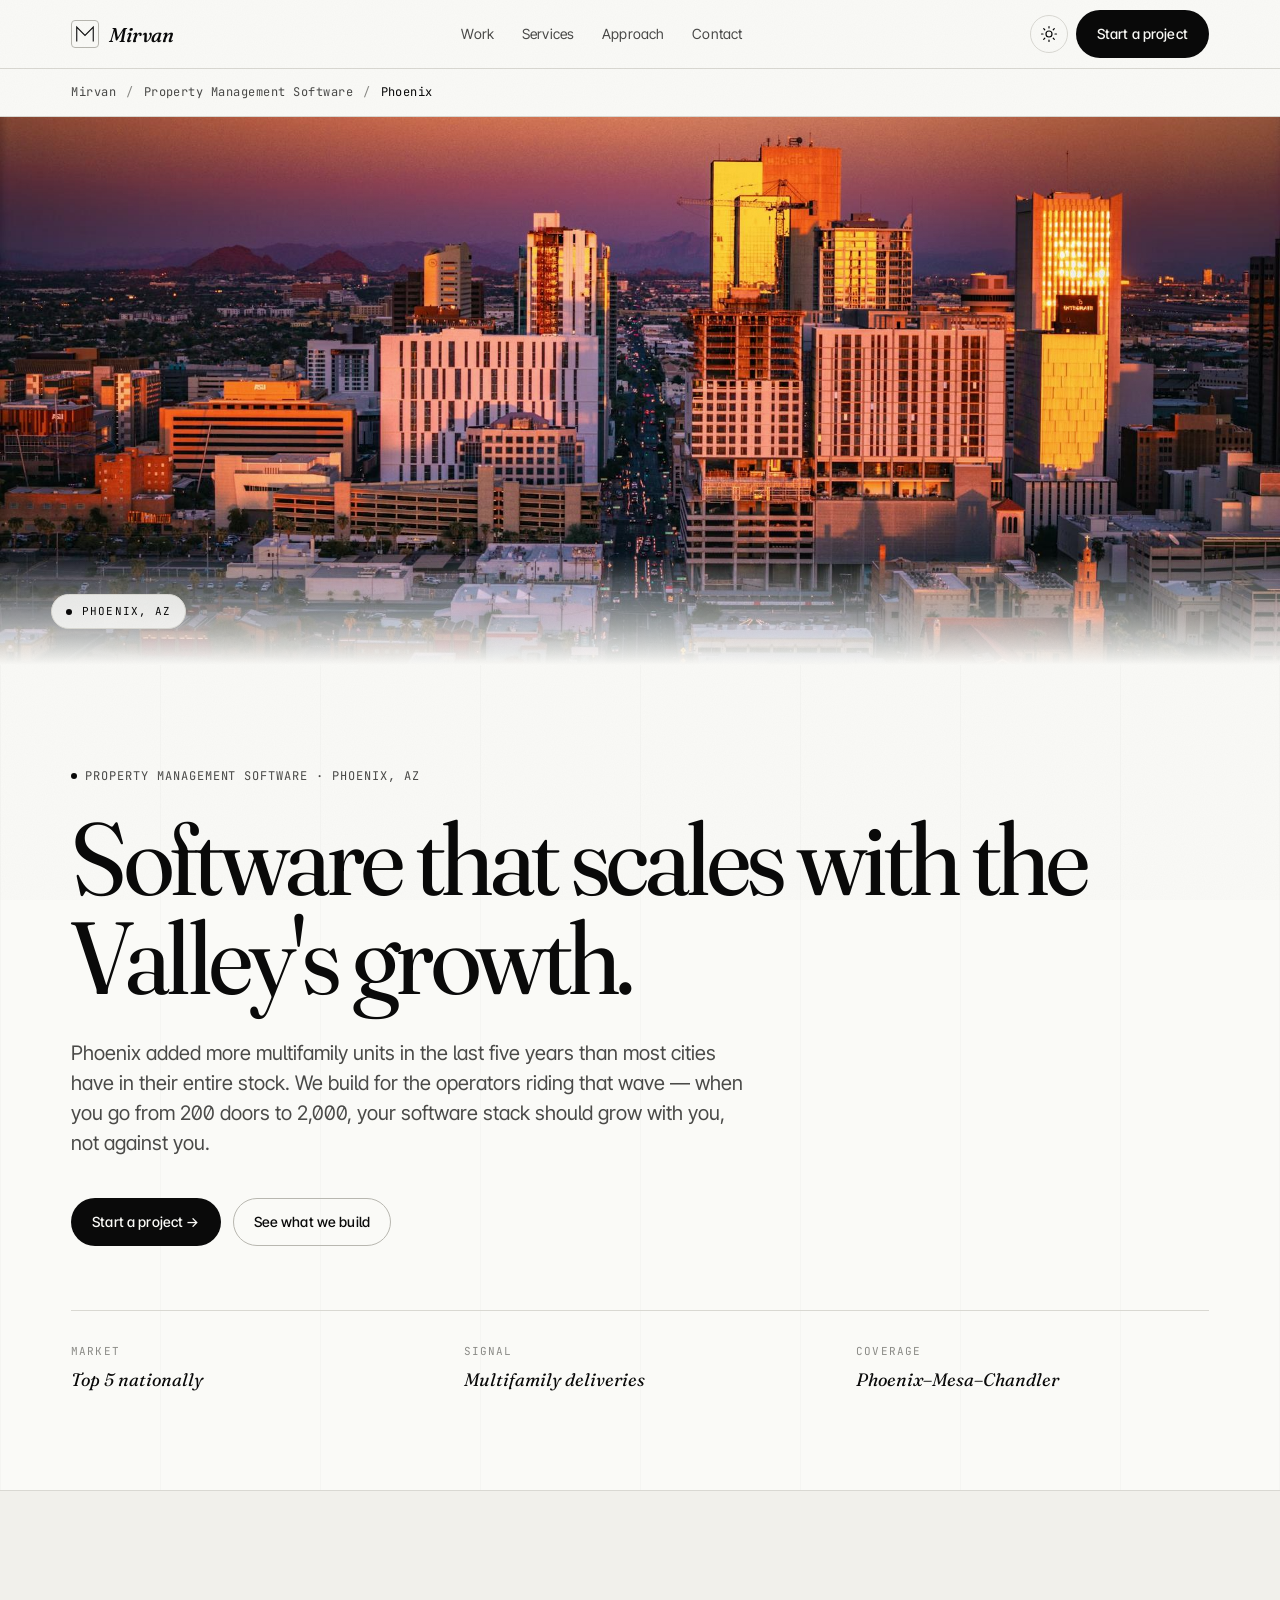
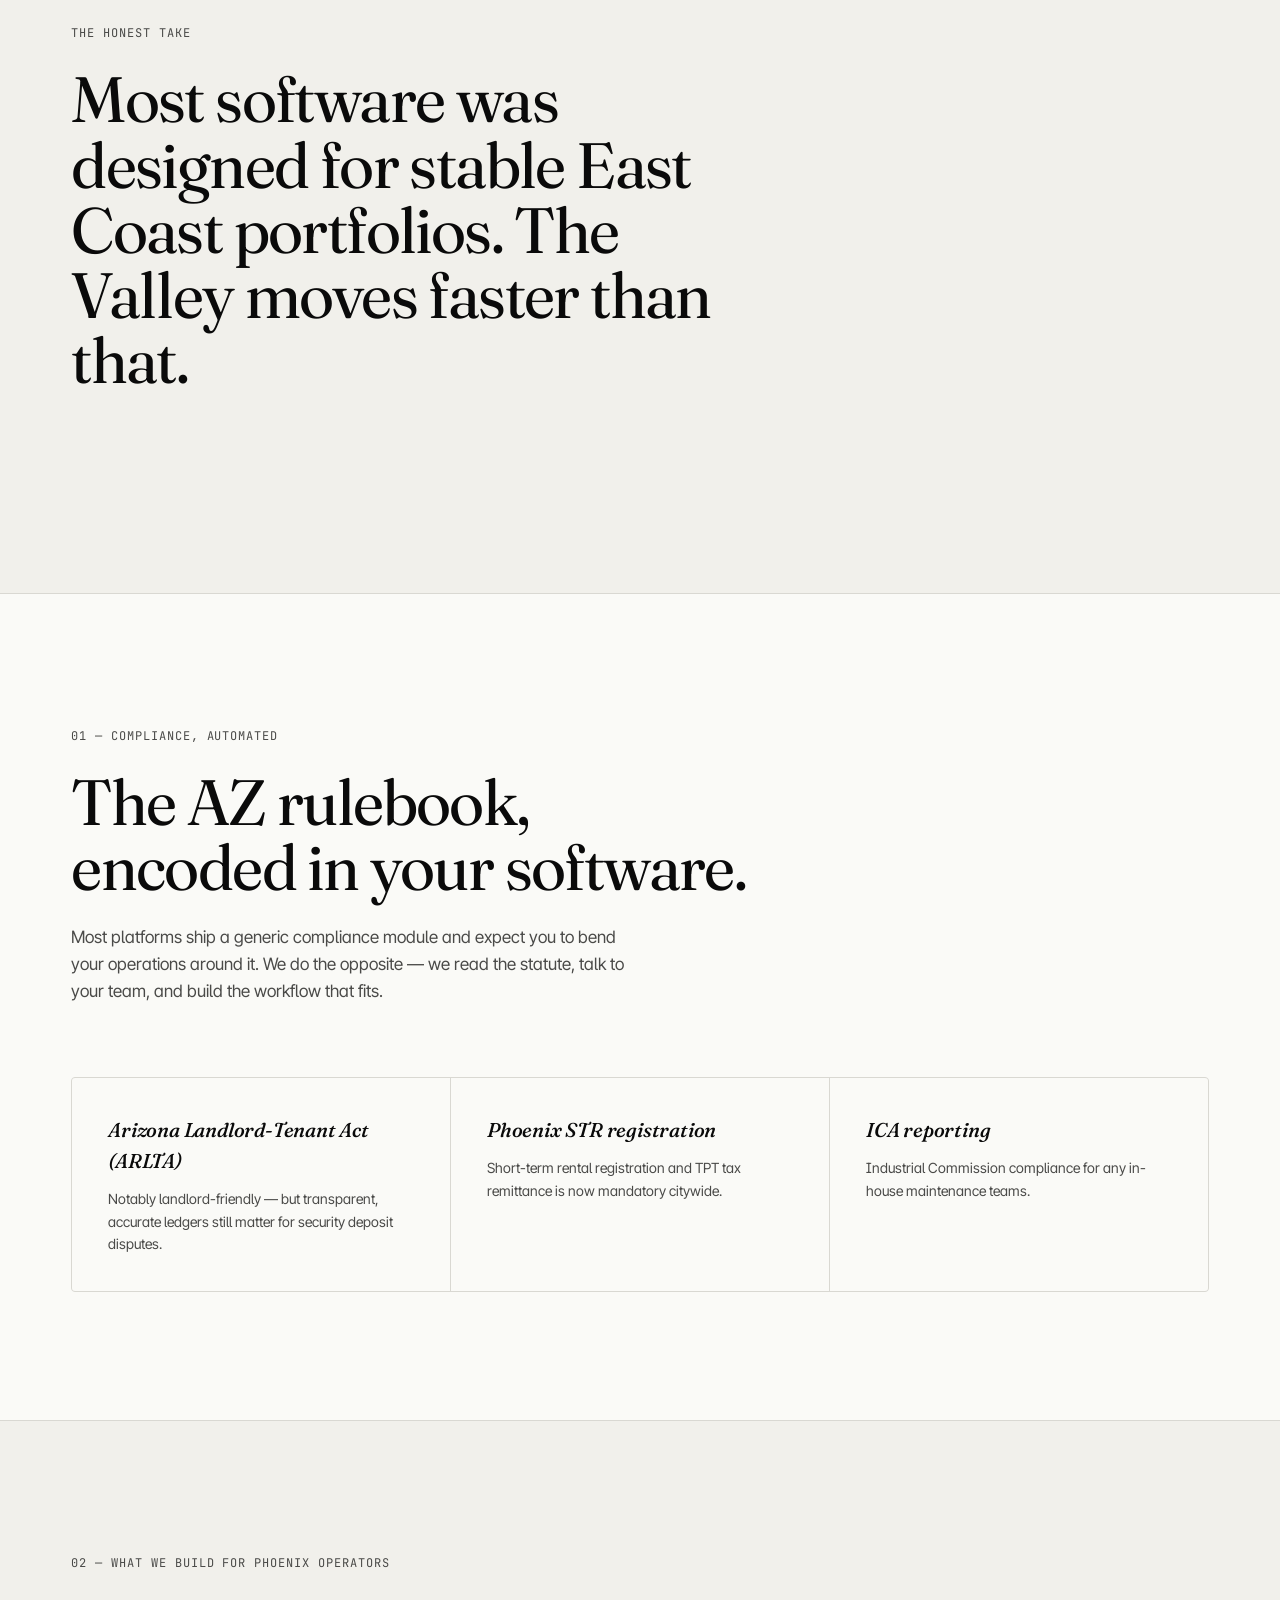
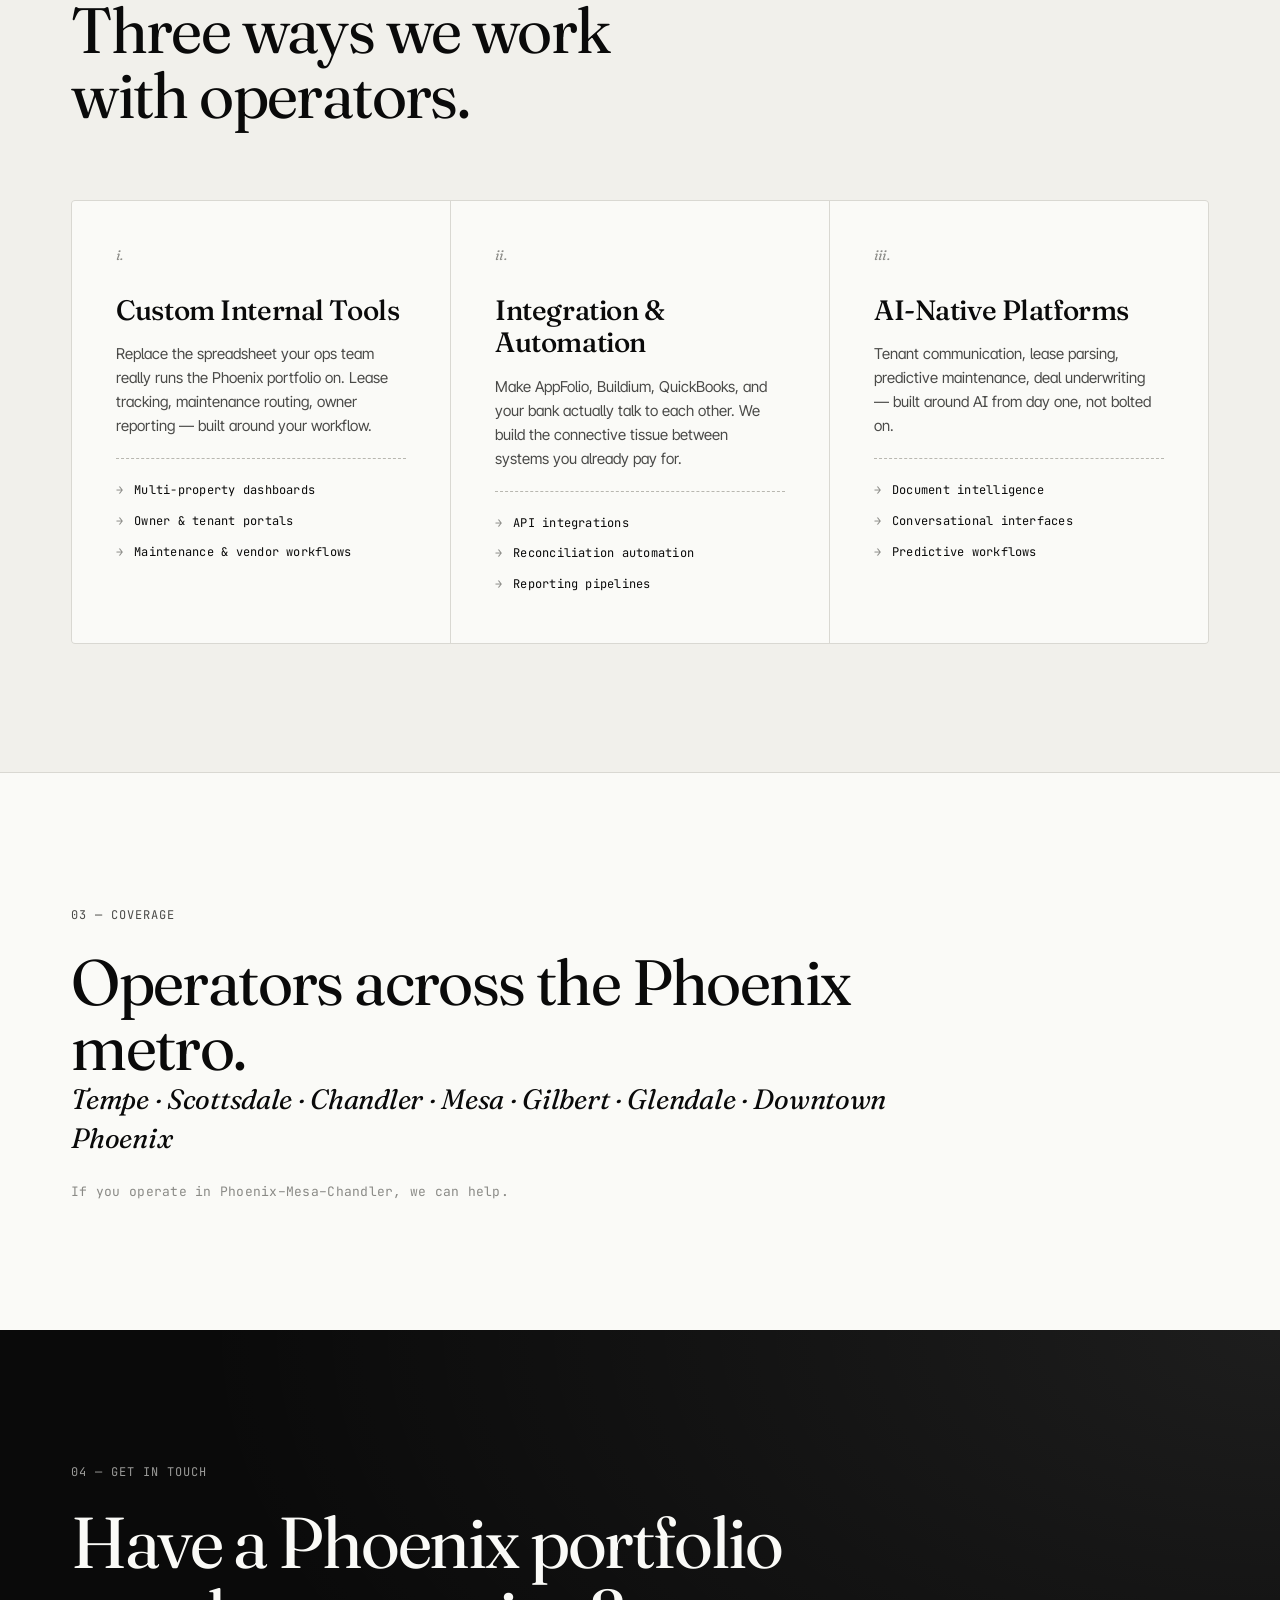
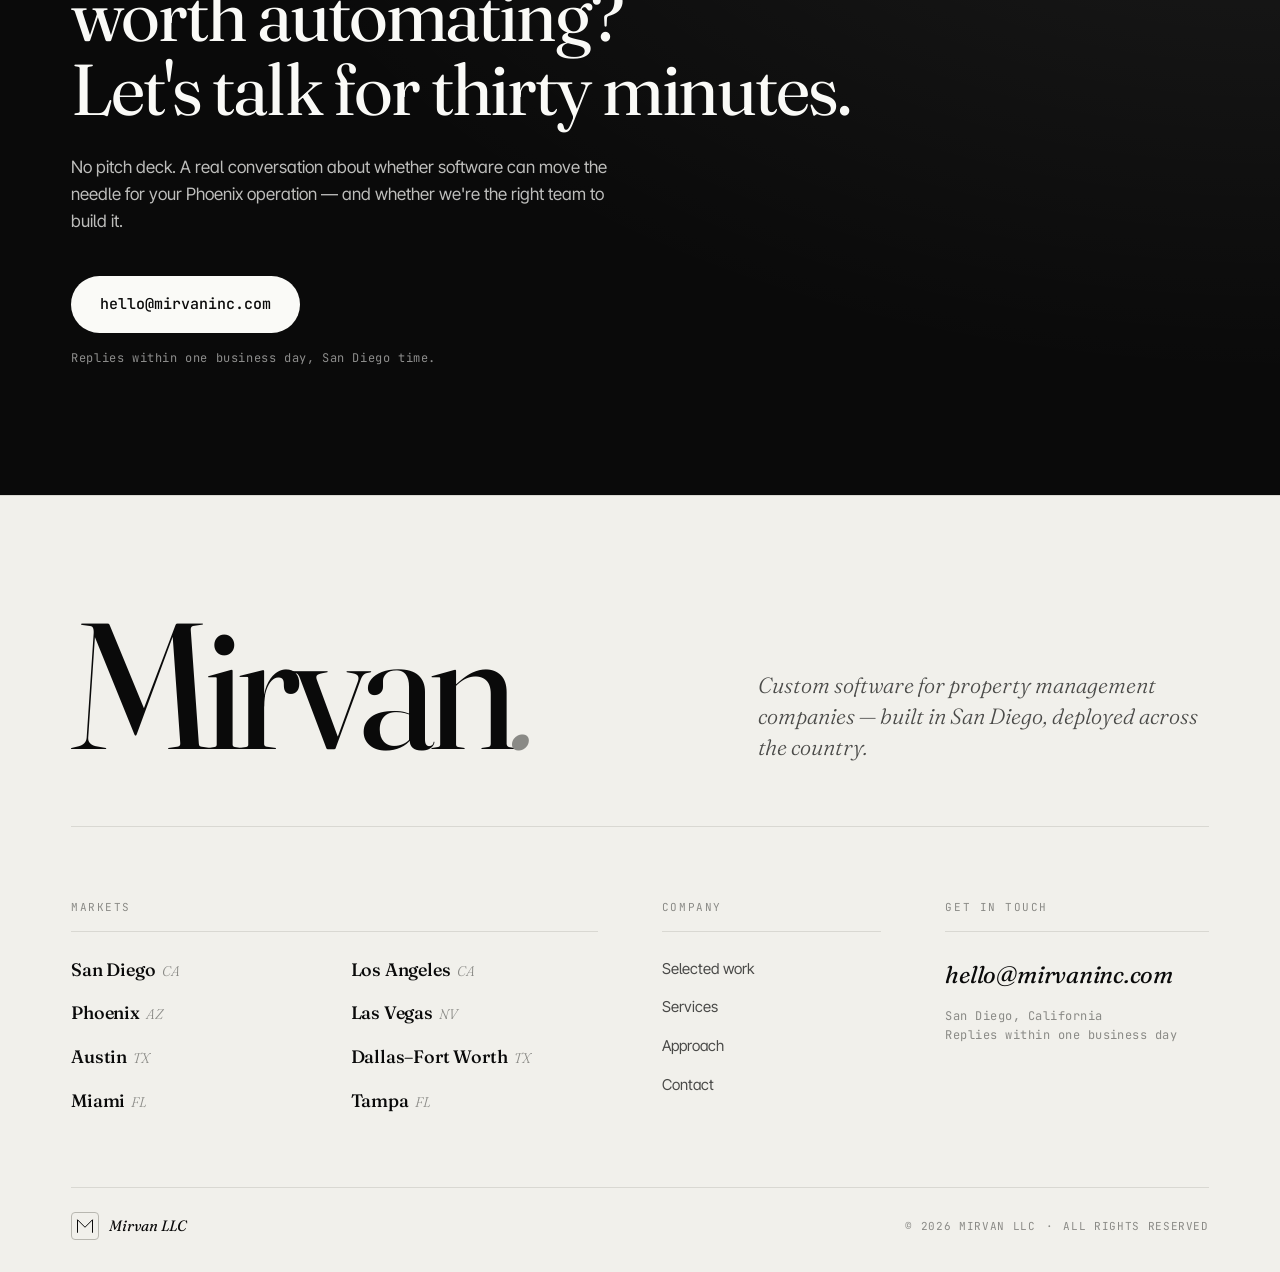
<file: property-management-software/phoenix/index.html>
<!DOCTYPE html>
<html lang="en" data-theme="auto">
<head>
  <meta charset="UTF-8" />
  <meta name="viewport" content="width=device-width, initial-scale=1.0, viewport-fit=cover" />
  <meta name="theme-color" content="#0a0a0a" media="(prefers-color-scheme: dark)" />
  <meta name="theme-color" content="#fafafa" media="(prefers-color-scheme: light)" />

  <title>Property Management Software in Phoenix | Mirvan</title>
  <meta name="description" content="Mirvan builds custom property management software for Phoenix operators. Internal tools, tenant portals, and AI platforms designed around the AZ regulatory landscape." />
  <meta name="keywords" content="property management software Phoenix, custom property management software AZ, Phoenix proptech, property manager software Phoenix, AppFolio alternative Phoenix, Buildium alternative Phoenix" />
  <link rel="canonical" href="https://mirvaninc.com/property-management-software/phoenix/" />

  <meta property="og:type" content="website" />
  <meta property="og:url" content="https://mirvaninc.com/property-management-software/phoenix/" />
  <meta property="og:title" content="Property Management Software in Phoenix | Mirvan" />
  <meta property="og:description" content="Mirvan builds custom property management software for Phoenix operators. Internal tools, tenant portals, and AI platforms designed around the AZ regulatory landscape." />
  <meta property="og:image" content="https://mirvaninc.com/public/cities/phoenix-og.jpg" />
  <meta property="og:image:secure_url" content="https://mirvaninc.com/public/cities/phoenix-og.jpg" />
  <meta property="og:image:type" content="image/jpeg" />
  <meta property="og:image:width" content="1200" />
  <meta property="og:image:height" content="630" />
  <meta property="og:image:alt" content="Phoenix, AZ" />
  <meta property="og:site_name" content="Mirvan" />

  <meta name="twitter:card" content="summary_large_image" />
  <meta name="twitter:title" content="Property Management Software in Phoenix | Mirvan" />
  <meta name="twitter:description" content="Mirvan builds custom property management software for Phoenix operators. Internal tools, tenant portals, and AI platforms designed around the AZ regulatory landscape." />
  <meta name="twitter:image" content="https://mirvaninc.com/public/cities/phoenix-og.jpg" />
  <meta name="twitter:image:alt" content="Phoenix, AZ" />

  <meta name="robots" content="index, follow, max-image-preview:large" />
  <link rel="icon" href="/favicon.svg" type="image/svg+xml" />

  <link rel="preconnect" href="https://fonts.googleapis.com" />
  <link rel="preconnect" href="https://fonts.gstatic.com" crossorigin />
  <link href="https://fonts.googleapis.com/css2?family=Fraunces:opsz,wght@9..144,300;9..144,400;9..144,500;9..144,600&family=JetBrains+Mono:wght@400;500&family=Inter+Tight:wght@300;400;500;600&display=swap" rel="stylesheet" />

  <script type="application/ld+json">
{
  "@context": "https://schema.org",
  "@type": "ProfessionalService",
  "name": "Mirvan \u2014 Property Management Software in Phoenix",
  "url": "https://mirvaninc.com/property-management-software/phoenix/",
  "image": "https://mirvaninc.com/og.png",
  "description": "Mirvan builds custom property management software for Phoenix operators. Internal tools, tenant portals, and AI platforms designed around the AZ regulatory landscape.",
  "areaServed": {
    "@type": "City",
    "name": "Phoenix",
    "containedInPlace": {
      "@type": "State",
      "name": "Arizona"
    }
  },
  "address": {
    "@type": "PostalAddress",
    "addressLocality": "San Diego",
    "addressRegion": "CA",
    "addressCountry": "US"
  },
  "geo": {
    "@type": "GeoCoordinates",
    "latitude": 33.4484,
    "longitude": -112.074
  },
  "serviceType": "Custom property management software development for Phoenix"
}
  </script>
  <script type="application/ld+json">
{
  "@context": "https://schema.org",
  "@type": "BreadcrumbList",
  "itemListElement": [
    {
      "@type": "ListItem",
      "position": 1,
      "name": "Home",
      "item": "https://mirvaninc.com/"
    },
    {
      "@type": "ListItem",
      "position": 2,
      "name": "Property Management Software",
      "item": "https://mirvaninc.com/property-management-software/"
    },
    {
      "@type": "ListItem",
      "position": 3,
      "name": "Phoenix",
      "item": "https://mirvaninc.com/property-management-software/phoenix/"
    }
  ]
}
  </script>

  <script>
    (function () {
      try {
        var stored = localStorage.getItem('mirvan-theme');
        var prefersDark = window.matchMedia('(prefers-color-scheme: dark)').matches;
        var theme = stored || (prefersDark ? 'dark' : 'light');
        document.documentElement.setAttribute('data-theme', theme);
      } catch (e) {
        document.documentElement.setAttribute('data-theme', 'light');
      }
    })();
  </script>

  <link rel="stylesheet" href="/styles.css" />
</head>
<body>
  <a class="skip" href="#main">Skip to content</a>

  <header class="nav" role="banner">
    <div class="nav__inner">
      <a href="/" class="nav__logo" aria-label="Mirvan home">
        <span class="nav__mark" aria-hidden="true">
          <svg viewBox="0 0 32 32" width="22" height="22" fill="none" stroke="currentColor" stroke-width="1.6" stroke-linecap="square">
            <path d="M4 26 L4 6 L16 18 L28 6 L28 26" />
          </svg>
        </span>
        <span class="nav__wordmark">Mirvan</span>
      </a>

      <nav class="nav__links" aria-label="Primary">
        <a href="/#work">Work</a>
        <a href="/#services">Services</a>
        <a href="/#approach">Approach</a>
        <a href="/#contact">Contact</a>
      </nav>

      <div class="nav__actions">
        <button id="theme-toggle" class="theme-toggle" type="button" aria-label="Toggle color theme" title="Toggle theme">
          <svg class="icon-sun" viewBox="0 0 24 24" width="18" height="18" fill="none" stroke="currentColor" stroke-width="1.6" stroke-linecap="round" stroke-linejoin="round" aria-hidden="true">
            <circle cx="12" cy="12" r="4" />
            <path d="M12 2v2M12 20v2M4.93 4.93l1.41 1.41M17.66 17.66l1.41 1.41M2 12h2M20 12h2M4.93 19.07l1.41-1.41M17.66 6.34l1.41-1.41" />
          </svg>
          <svg class="icon-moon" viewBox="0 0 24 24" width="18" height="18" fill="none" stroke="currentColor" stroke-width="1.6" stroke-linecap="round" stroke-linejoin="round" aria-hidden="true">
            <path d="M21 12.79A9 9 0 1 1 11.21 3 7 7 0 0 0 21 12.79z" />
          </svg>
        </button>
        <a href="#contact" class="btn btn--primary nav__cta">Start a project</a>
      </div>
    </div>
  </header>

  <main id="main">

    <!-- BREADCRUMB -->
    <nav class="breadcrumb" aria-label="Breadcrumb">
      <div class="breadcrumb__inner">
        <a href="/">Mirvan</a>
        <span aria-hidden="true">/</span>
        <a href="/property-management-software/">Property Management Software</a>
        <span aria-hidden="true">/</span>
        <span class="breadcrumb__current">Phoenix</span>
      </div>
    </nav>

    <!-- HERO IMAGE -->
    <section class="hero-image" aria-hidden="true">
      <div class="hero-image__frame">
        <img
          src="/public/cities/phoenix-hero.jpg"
          alt="Phoenix, AZ"
          loading="eager"
          fetchpriority="high"
          decoding="async"
        />
        <div class="hero-image__overlay"></div>
        <div class="hero-image__caption">
          <span class="hero-image__dot"></span>
          <span>Phoenix, AZ</span>
        </div>
      </div>
    </section>

    <!-- HERO -->
    <section class="hero hero--city" aria-labelledby="hero-title">
      <div class="hero__grid" aria-hidden="true">
        <span></span><span></span><span></span><span></span>
        <span></span><span></span><span></span><span></span>
      </div>
      <div class="hero__inner reveal">
        <p class="eyebrow">
          <span class="dot" aria-hidden="true"></span>
          Property management software · Phoenix, AZ
        </p>

        <h1 id="hero-title" class="hero__title">
          Software that scales with the Valley's growth.
        </h1>

        <p class="hero__lede">
          Phoenix added more multifamily units in the last five years than most cities have in their entire stock. We build for the operators riding that wave — when you go from 200 doors to 2,000, your software stack should grow with you, not against you.
        </p>

        <div class="hero__cta">
          <a href="#contact" class="btn btn--primary">Start a project →</a>
          <a href="/#services" class="btn btn--ghost">See what we build</a>
        </div>

        <dl class="hero__stats">
          <div>
            <dt>Market</dt>
            <dd>Top 5 nationally</dd>
          </div>
          <div>
            <dt>Signal</dt>
            <dd>Multifamily deliveries</dd>
          </div>
          <div>
            <dt>Coverage</dt>
            <dd>Phoenix–Mesa–Chandler</dd>
          </div>
        </dl>
      </div>
    </section>

    <!-- PAIN POINT -->
    <section class="section section--alt" aria-labelledby="pain-title">
      <div class="section__inner">
        <div class="section__head reveal">
          <p class="eyebrow">The honest take</p>
          <h2 id="pain-title" class="section__title">
            Most software was designed for stable East Coast portfolios. The Valley moves faster than that.
          </h2>
        </div>
      </div>
    </section>

    <!-- REGULATIONS -->
    <section class="section" aria-labelledby="reg-title">
      <div class="section__inner">
        <header class="section__head reveal">
          <p class="eyebrow">01 — Compliance, automated</p>
          <h2 id="reg-title" class="section__title">
            The AZ rulebook,<br />encoded in your software.
          </h2>
          <p class="section__lede">
            Most platforms ship a generic compliance module and expect you to bend your operations around it. We do the opposite — we read the statute, talk to your team, and build the workflow that fits.
          </p>
        </header>

        <ol class="regs reveal">
          <li class="reg">
            <h3 class="reg__name">Arizona Landlord-Tenant Act (ARLTA)</h3>
            <p class="reg__detail">Notably landlord-friendly — but transparent, accurate ledgers still matter for security deposit disputes.</p>
          </li>
          <li class="reg">
            <h3 class="reg__name">Phoenix STR registration</h3>
            <p class="reg__detail">Short-term rental registration and TPT tax remittance is now mandatory citywide.</p>
          </li>
          <li class="reg">
            <h3 class="reg__name">ICA reporting</h3>
            <p class="reg__detail">Industrial Commission compliance for any in-house maintenance teams.</p>
          </li>
        </ol>
      </div>
    </section>

    <!-- SERVICES (shared) -->
    <section class="section section--alt" aria-labelledby="services-title">
      <div class="section__inner">
        <header class="section__head reveal">
          <p class="eyebrow">02 — What we build for Phoenix operators</p>
          <h2 id="services-title" class="section__title">
            Three ways we work<br />with operators.
          </h2>
        </header>

        <div class="cards">
          <article class="card reveal">
            <span class="card__num">i.</span>
            <h3 class="card__title">Custom Internal Tools</h3>
            <p class="card__body">
              Replace the spreadsheet your ops team really runs the Phoenix portfolio on. Lease tracking, maintenance routing, owner reporting — built around your workflow.
            </p>
            <ul class="card__list">
              <li>Multi-property dashboards</li>
              <li>Owner & tenant portals</li>
              <li>Maintenance & vendor workflows</li>
            </ul>
          </article>

          <article class="card reveal">
            <span class="card__num">ii.</span>
            <h3 class="card__title">Integration & Automation</h3>
            <p class="card__body">
              Make AppFolio, Buildium, QuickBooks, and your bank actually talk to each other. We build the connective tissue between systems you already pay for.
            </p>
            <ul class="card__list">
              <li>API integrations</li>
              <li>Reconciliation automation</li>
              <li>Reporting pipelines</li>
            </ul>
          </article>

          <article class="card reveal">
            <span class="card__num">iii.</span>
            <h3 class="card__title">AI-Native Platforms</h3>
            <p class="card__body">
              Tenant communication, lease parsing, predictive maintenance, deal underwriting — built around AI from day one, not bolted on.
            </p>
            <ul class="card__list">
              <li>Document intelligence</li>
              <li>Conversational interfaces</li>
              <li>Predictive workflows</li>
            </ul>
          </article>
        </div>
      </div>
    </section>

    <!-- COVERAGE -->
    <section class="section" aria-labelledby="coverage-title">
      <div class="section__inner">
        <div class="coverage reveal">
          <p class="eyebrow">03 — Coverage</p>
          <h2 id="coverage-title" class="section__title">
            Operators across the Phoenix metro.
          </h2>
          <p class="coverage__list">Tempe · Scottsdale · Chandler · Mesa · Gilbert · Glendale · Downtown Phoenix</p>
          <p class="coverage__note">If you operate in Phoenix–Mesa–Chandler, we can help.</p>
        </div>
      </div>
    </section>

    <!-- CONTACT -->
    <section id="contact" class="section section--contact" aria-labelledby="contact-title">
      <div class="section__inner">
        <div class="contact reveal">
          <p class="eyebrow">04 — Get in touch</p>
          <h2 id="contact-title" class="contact__title">
            Have a Phoenix portfolio worth automating?<br />Let's talk for thirty minutes.
          </h2>
          <p class="contact__lede">
            No pitch deck. A real conversation about whether software can move the needle for your Phoenix operation — and whether we're the right team to build it.
          </p>
          <div class="contact__cta">
            <a href="mailto:hello@mirvaninc.com?subject=Mirvan%20%E2%80%94%20Phoenix%20Inquiry" class="btn btn--primary btn--lg">hello@mirvaninc.com</a>
            <p class="contact__note">Replies within one business day, San Diego time.</p>
          </div>
        </div>
      </div>
    </section>
  </main>

  <footer class="footer" role="contentinfo">
    <div class="footer__inner">

      <div class="footer__top">
        <h2 class="footer__wordmark">Mirvan<em>.</em></h2>
        <p class="footer__tagline">Custom software for property management companies — built in San Diego, deployed across the country.</p>
      </div>

      <div class="footer__cols">
        <nav class="footer__cities" aria-label="Markets we serve">
          <p class="footer__col-label">Markets</p>
          <ul>
            <li><a href="/property-management-software/san-diego/">San Diego<span class="footer__state">CA</span></a></li>
            <li><a href="/property-management-software/los-angeles/">Los Angeles<span class="footer__state">CA</span></a></li>
            <li><a href="/property-management-software/phoenix/">Phoenix<span class="footer__state">AZ</span></a></li>
            <li><a href="/property-management-software/las-vegas/">Las Vegas<span class="footer__state">NV</span></a></li>
            <li><a href="/property-management-software/austin/">Austin<span class="footer__state">TX</span></a></li>
            <li><a href="/property-management-software/dallas-fort-worth/">Dallas–Fort Worth<span class="footer__state">TX</span></a></li>
            <li><a href="/property-management-software/miami/">Miami<span class="footer__state">FL</span></a></li>
            <li><a href="/property-management-software/tampa/">Tampa<span class="footer__state">FL</span></a></li>
          </ul>
        </nav>

        <nav class="footer__nav" aria-label="Site">
          <p class="footer__col-label">Company</p>
          <ul>
            <li><a href="/#work">Selected work</a></li>
            <li><a href="/#services">Services</a></li>
            <li><a href="/#approach">Approach</a></li>
            <li><a href="/#contact">Contact</a></li>
          </ul>
        </nav>

        <div class="footer__contact">
          <p class="footer__col-label">Get in touch</p>
          <a href="mailto:hello@mirvaninc.com">hello@mirvaninc.com</a>
          <p class="footer__contact-meta">San Diego, California<br/>Replies within one business day</p>
        </div>
      </div>

      <div class="footer__bottom">
        <div class="footer__brand">
          <span class="nav__mark" aria-hidden="true">
            <svg viewBox="0 0 32 32" width="20" height="20" fill="none" stroke="currentColor" stroke-width="1.6" stroke-linecap="square">
              <path d="M4 26 L4 6 L16 18 L28 6 L28 26" />
            </svg>
          </span>
          <span>Mirvan LLC</span>
        </div>
        <p class="footer__meta">
          <span>© <span id="year"></span> Mirvan LLC</span>
          <span aria-hidden="true">·</span>
          <span>All rights reserved</span>
        </p>
      </div>

    </div>
  </footer>

  <script src="/main.js" defer></script>
</body>
</html>
</file>
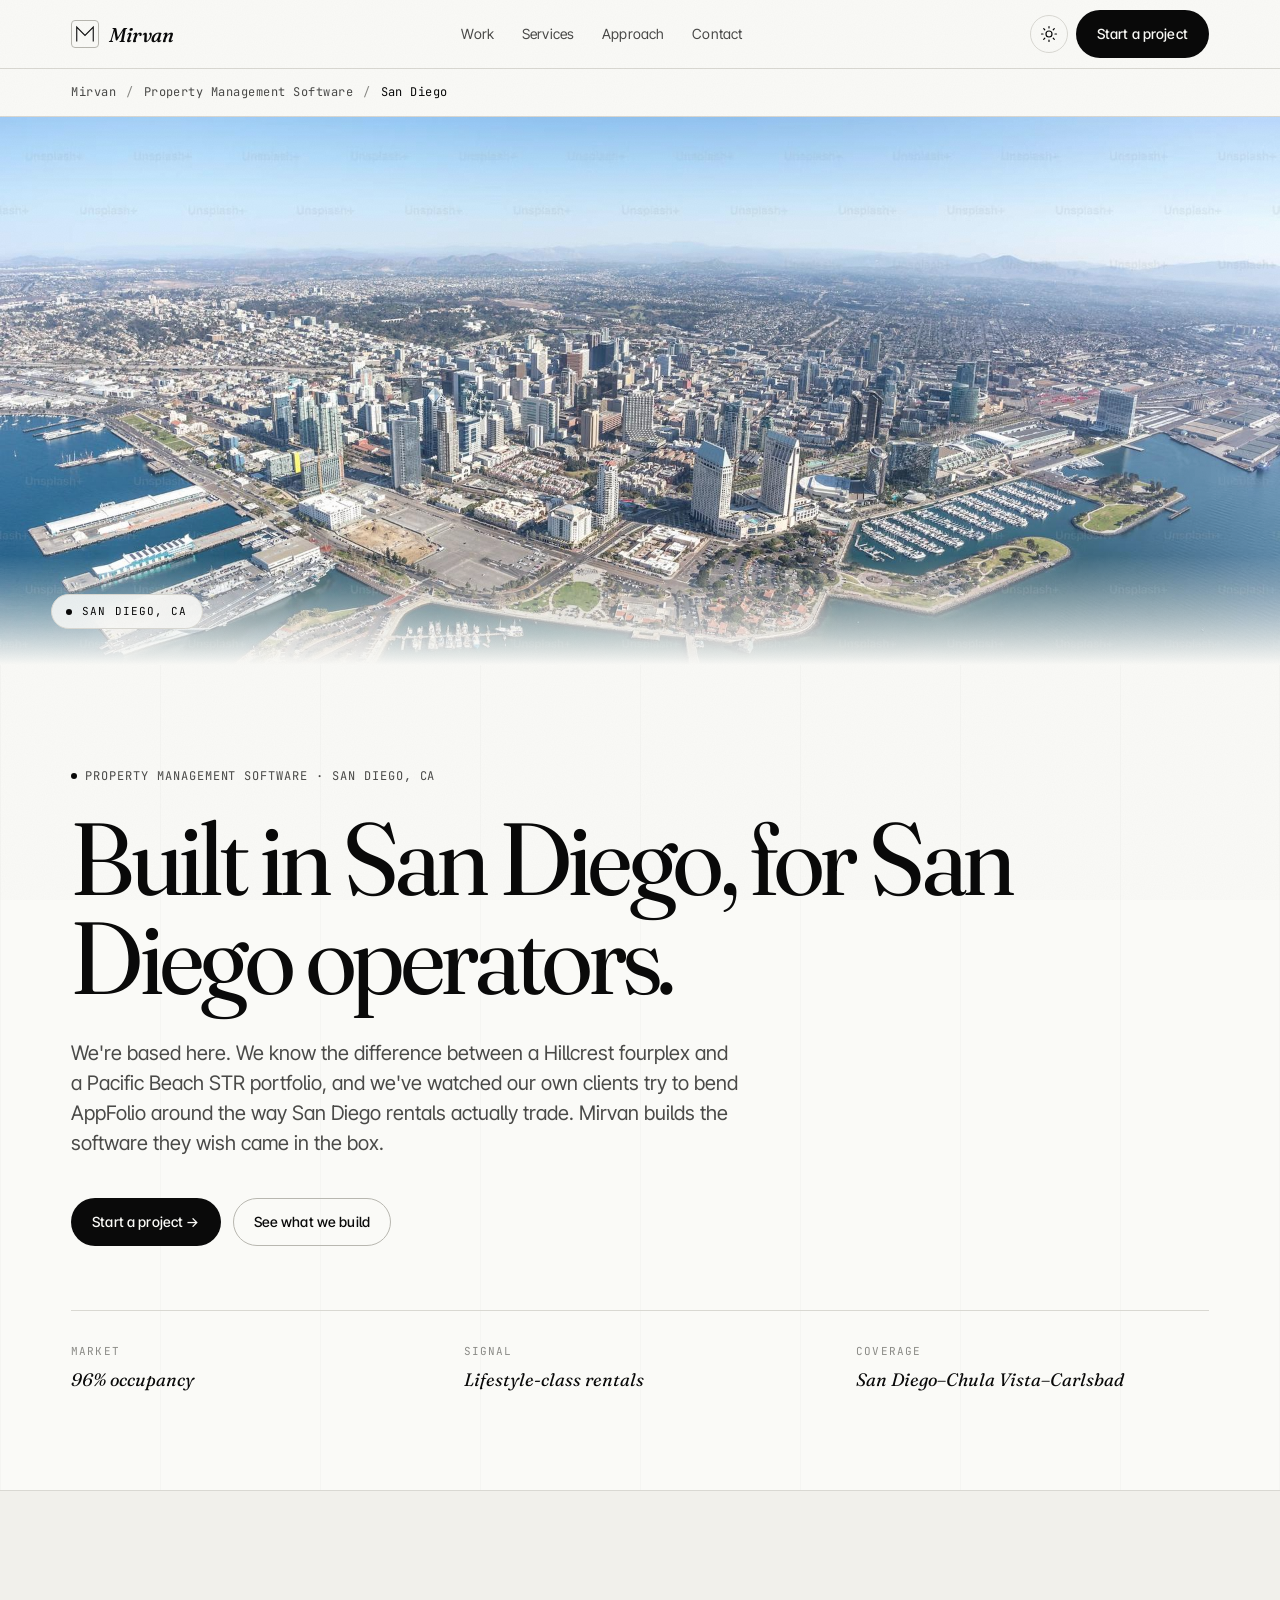
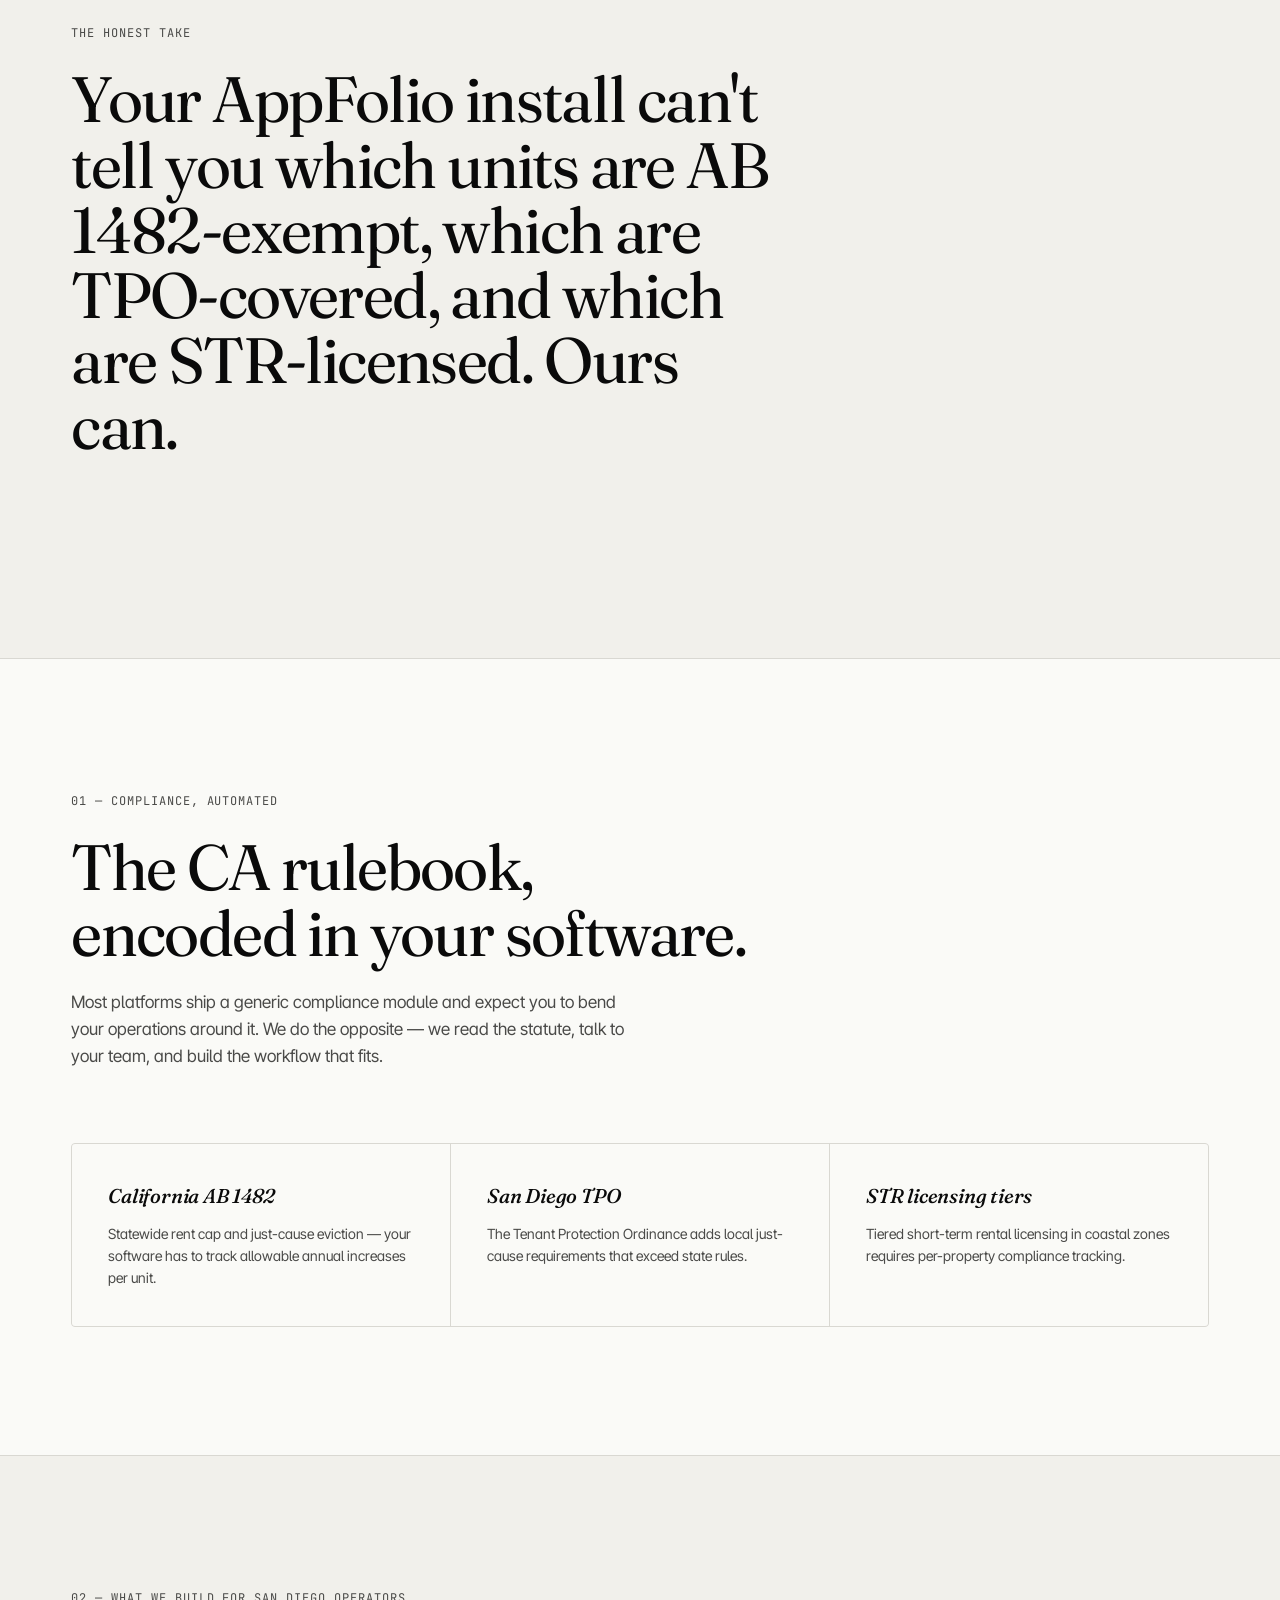
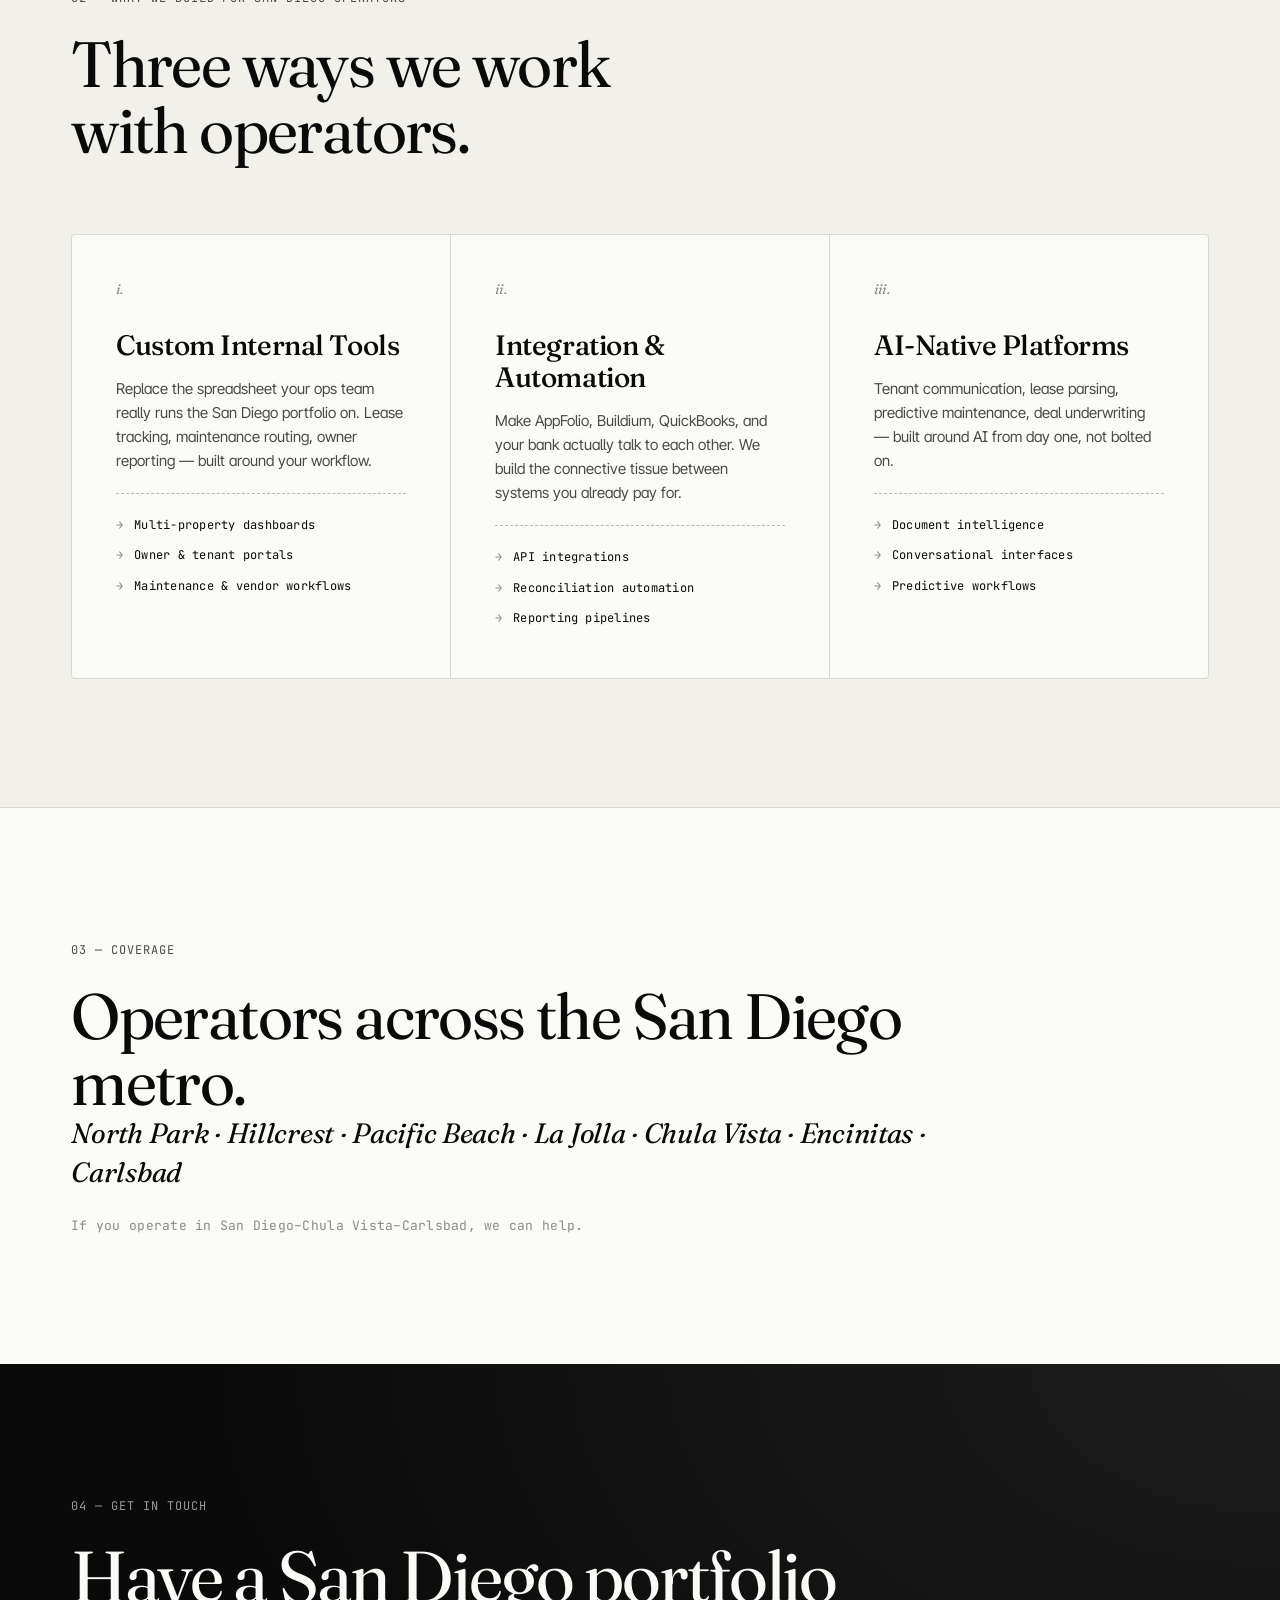
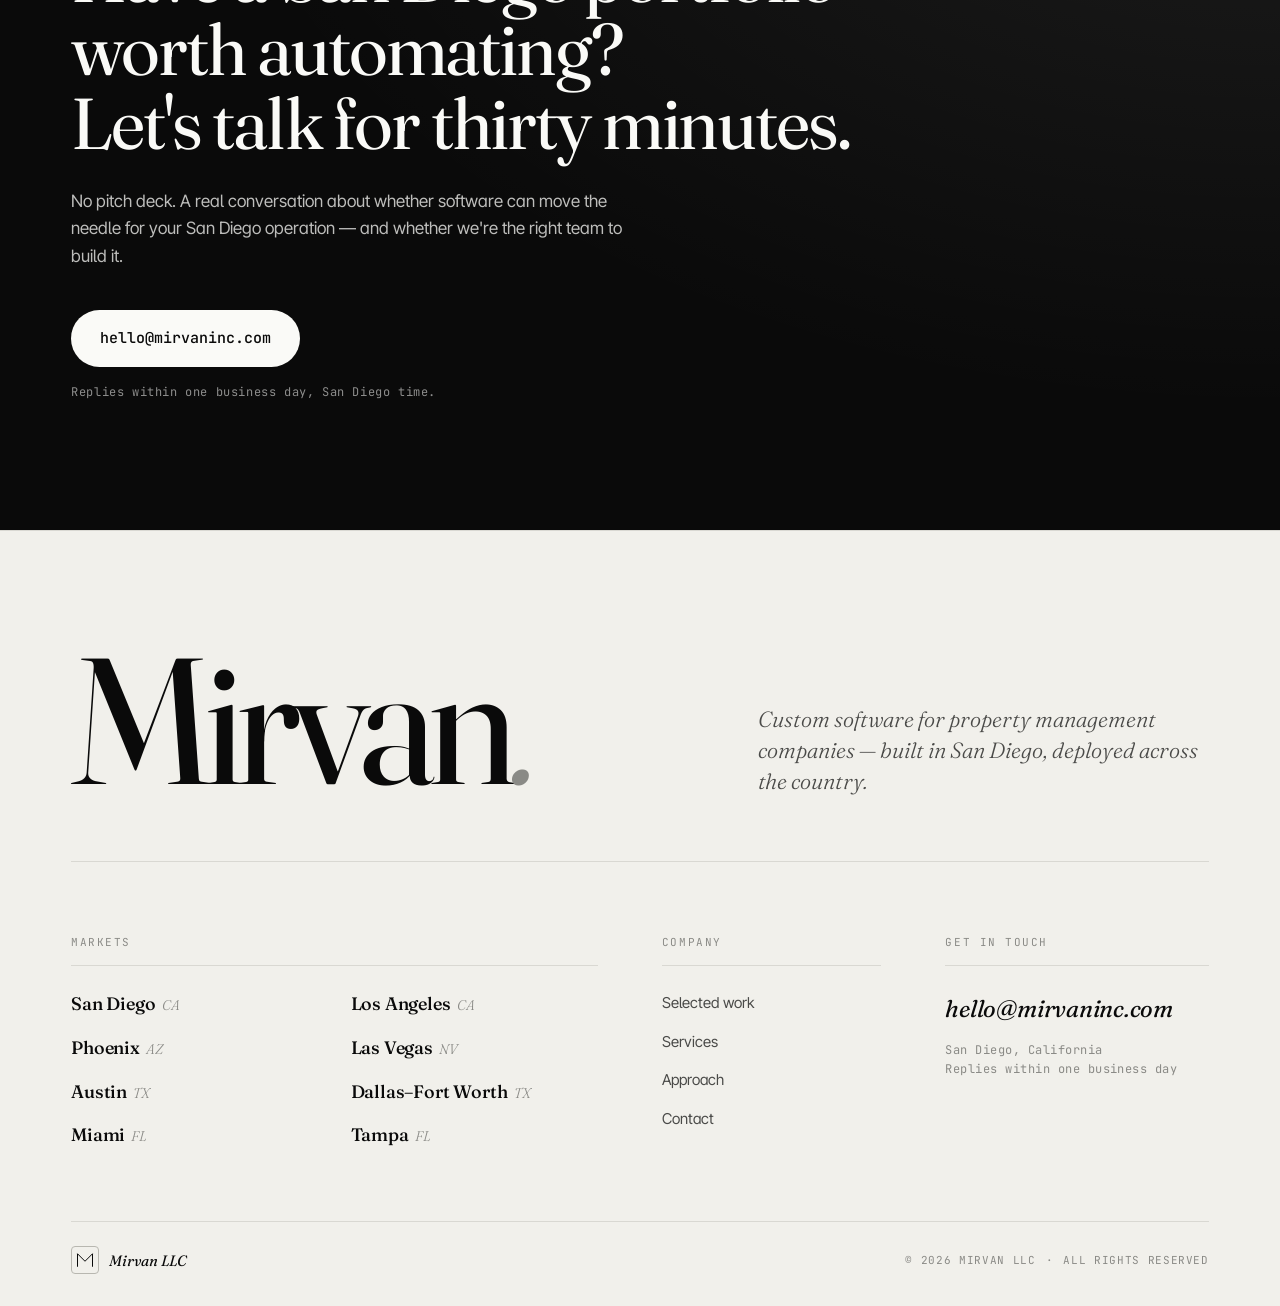
<file: property-management-software/san-diego/index.html>
<!DOCTYPE html>
<html lang="en" data-theme="auto">
<head>
  <meta charset="UTF-8" />
  <meta name="viewport" content="width=device-width, initial-scale=1.0, viewport-fit=cover" />
  <meta name="theme-color" content="#0a0a0a" media="(prefers-color-scheme: dark)" />
  <meta name="theme-color" content="#fafafa" media="(prefers-color-scheme: light)" />

  <title>Property Management Software in San Diego | Mirvan</title>
  <meta name="description" content="Mirvan builds custom property management software for San Diego operators. Internal tools, tenant portals, and AI platforms designed around the CA regulatory landscape." />
  <meta name="keywords" content="property management software San Diego, custom property management software CA, San Diego proptech, property manager software San Diego, AppFolio alternative San Diego, Buildium alternative San Diego" />
  <link rel="canonical" href="https://mirvaninc.com/property-management-software/san-diego/" />

  <meta property="og:type" content="website" />
  <meta property="og:url" content="https://mirvaninc.com/property-management-software/san-diego/" />
  <meta property="og:title" content="Property Management Software in San Diego | Mirvan" />
  <meta property="og:description" content="Mirvan builds custom property management software for San Diego operators. Internal tools, tenant portals, and AI platforms designed around the CA regulatory landscape." />
  <meta property="og:image" content="https://mirvaninc.com/public/cities/san-diego-og.jpg" />
  <meta property="og:image:secure_url" content="https://mirvaninc.com/public/cities/san-diego-og.jpg" />
  <meta property="og:image:type" content="image/jpeg" />
  <meta property="og:image:width" content="1200" />
  <meta property="og:image:height" content="630" />
  <meta property="og:image:alt" content="San Diego, CA" />
  <meta property="og:site_name" content="Mirvan" />

  <meta name="twitter:card" content="summary_large_image" />
  <meta name="twitter:title" content="Property Management Software in San Diego | Mirvan" />
  <meta name="twitter:description" content="Mirvan builds custom property management software for San Diego operators. Internal tools, tenant portals, and AI platforms designed around the CA regulatory landscape." />
  <meta name="twitter:image" content="https://mirvaninc.com/public/cities/san-diego-og.jpg" />
  <meta name="twitter:image:alt" content="San Diego, CA" />

  <meta name="robots" content="index, follow, max-image-preview:large" />
  <link rel="icon" href="/favicon.svg" type="image/svg+xml" />

  <link rel="preconnect" href="https://fonts.googleapis.com" />
  <link rel="preconnect" href="https://fonts.gstatic.com" crossorigin />
  <link href="https://fonts.googleapis.com/css2?family=Fraunces:opsz,wght@9..144,300;9..144,400;9..144,500;9..144,600&family=JetBrains+Mono:wght@400;500&family=Inter+Tight:wght@300;400;500;600&display=swap" rel="stylesheet" />

  <script type="application/ld+json">
{
  "@context": "https://schema.org",
  "@type": "ProfessionalService",
  "name": "Mirvan \u2014 Property Management Software in San Diego",
  "url": "https://mirvaninc.com/property-management-software/san-diego/",
  "image": "https://mirvaninc.com/og.png",
  "description": "Mirvan builds custom property management software for San Diego operators. Internal tools, tenant portals, and AI platforms designed around the CA regulatory landscape.",
  "areaServed": {
    "@type": "City",
    "name": "San Diego",
    "containedInPlace": {
      "@type": "State",
      "name": "California"
    }
  },
  "address": {
    "@type": "PostalAddress",
    "addressLocality": "San Diego",
    "addressRegion": "CA",
    "addressCountry": "US"
  },
  "geo": {
    "@type": "GeoCoordinates",
    "latitude": 32.7157,
    "longitude": -117.1611
  },
  "serviceType": "Custom property management software development for San Diego"
}
  </script>
  <script type="application/ld+json">
{
  "@context": "https://schema.org",
  "@type": "BreadcrumbList",
  "itemListElement": [
    {
      "@type": "ListItem",
      "position": 1,
      "name": "Home",
      "item": "https://mirvaninc.com/"
    },
    {
      "@type": "ListItem",
      "position": 2,
      "name": "Property Management Software",
      "item": "https://mirvaninc.com/property-management-software/"
    },
    {
      "@type": "ListItem",
      "position": 3,
      "name": "San Diego",
      "item": "https://mirvaninc.com/property-management-software/san-diego/"
    }
  ]
}
  </script>

  <script>
    (function () {
      try {
        var stored = localStorage.getItem('mirvan-theme');
        var prefersDark = window.matchMedia('(prefers-color-scheme: dark)').matches;
        var theme = stored || (prefersDark ? 'dark' : 'light');
        document.documentElement.setAttribute('data-theme', theme);
      } catch (e) {
        document.documentElement.setAttribute('data-theme', 'light');
      }
    })();
  </script>

  <link rel="stylesheet" href="/styles.css" />
</head>
<body>
  <a class="skip" href="#main">Skip to content</a>

  <header class="nav" role="banner">
    <div class="nav__inner">
      <a href="/" class="nav__logo" aria-label="Mirvan home">
        <span class="nav__mark" aria-hidden="true">
          <svg viewBox="0 0 32 32" width="22" height="22" fill="none" stroke="currentColor" stroke-width="1.6" stroke-linecap="square">
            <path d="M4 26 L4 6 L16 18 L28 6 L28 26" />
          </svg>
        </span>
        <span class="nav__wordmark">Mirvan</span>
      </a>

      <nav class="nav__links" aria-label="Primary">
        <a href="/#work">Work</a>
        <a href="/#services">Services</a>
        <a href="/#approach">Approach</a>
        <a href="/#contact">Contact</a>
      </nav>

      <div class="nav__actions">
        <button id="theme-toggle" class="theme-toggle" type="button" aria-label="Toggle color theme" title="Toggle theme">
          <svg class="icon-sun" viewBox="0 0 24 24" width="18" height="18" fill="none" stroke="currentColor" stroke-width="1.6" stroke-linecap="round" stroke-linejoin="round" aria-hidden="true">
            <circle cx="12" cy="12" r="4" />
            <path d="M12 2v2M12 20v2M4.93 4.93l1.41 1.41M17.66 17.66l1.41 1.41M2 12h2M20 12h2M4.93 19.07l1.41-1.41M17.66 6.34l1.41-1.41" />
          </svg>
          <svg class="icon-moon" viewBox="0 0 24 24" width="18" height="18" fill="none" stroke="currentColor" stroke-width="1.6" stroke-linecap="round" stroke-linejoin="round" aria-hidden="true">
            <path d="M21 12.79A9 9 0 1 1 11.21 3 7 7 0 0 0 21 12.79z" />
          </svg>
        </button>
        <a href="#contact" class="btn btn--primary nav__cta">Start a project</a>
      </div>
    </div>
  </header>

  <main id="main">

    <!-- BREADCRUMB -->
    <nav class="breadcrumb" aria-label="Breadcrumb">
      <div class="breadcrumb__inner">
        <a href="/">Mirvan</a>
        <span aria-hidden="true">/</span>
        <a href="/property-management-software/">Property Management Software</a>
        <span aria-hidden="true">/</span>
        <span class="breadcrumb__current">San Diego</span>
      </div>
    </nav>

    <!-- HERO IMAGE -->
    <section class="hero-image" aria-hidden="true">
      <div class="hero-image__frame">
        <img
          src="/public/cities/san-diego-hero.jpg"
          alt="San Diego, CA"
          loading="eager"
          fetchpriority="high"
          decoding="async"
        />
        <div class="hero-image__overlay"></div>
        <div class="hero-image__caption">
          <span class="hero-image__dot"></span>
          <span>San Diego, CA</span>
        </div>
      </div>
    </section>

    <!-- HERO -->
    <section class="hero hero--city" aria-labelledby="hero-title">
      <div class="hero__grid" aria-hidden="true">
        <span></span><span></span><span></span><span></span>
        <span></span><span></span><span></span><span></span>
      </div>
      <div class="hero__inner reveal">
        <p class="eyebrow">
          <span class="dot" aria-hidden="true"></span>
          Property management software · San Diego, CA
        </p>

        <h1 id="hero-title" class="hero__title">
          Built in San Diego, for San Diego operators.
        </h1>

        <p class="hero__lede">
          We're based here. We know the difference between a Hillcrest fourplex and a Pacific Beach STR portfolio, and we've watched our own clients try to bend AppFolio around the way San Diego rentals actually trade. Mirvan builds the software they wish came in the box.
        </p>

        <div class="hero__cta">
          <a href="#contact" class="btn btn--primary">Start a project →</a>
          <a href="/#services" class="btn btn--ghost">See what we build</a>
        </div>

        <dl class="hero__stats">
          <div>
            <dt>Market</dt>
            <dd>96% occupancy</dd>
          </div>
          <div>
            <dt>Signal</dt>
            <dd>Lifestyle-class rentals</dd>
          </div>
          <div>
            <dt>Coverage</dt>
            <dd>San Diego–Chula Vista–Carlsbad</dd>
          </div>
        </dl>
      </div>
    </section>

    <!-- PAIN POINT -->
    <section class="section section--alt" aria-labelledby="pain-title">
      <div class="section__inner">
        <div class="section__head reveal">
          <p class="eyebrow">The honest take</p>
          <h2 id="pain-title" class="section__title">
            Your AppFolio install can't tell you which units are AB 1482-exempt, which are TPO-covered, and which are STR-licensed. Ours can.
          </h2>
        </div>
      </div>
    </section>

    <!-- REGULATIONS -->
    <section class="section" aria-labelledby="reg-title">
      <div class="section__inner">
        <header class="section__head reveal">
          <p class="eyebrow">01 — Compliance, automated</p>
          <h2 id="reg-title" class="section__title">
            The CA rulebook,<br />encoded in your software.
          </h2>
          <p class="section__lede">
            Most platforms ship a generic compliance module and expect you to bend your operations around it. We do the opposite — we read the statute, talk to your team, and build the workflow that fits.
          </p>
        </header>

        <ol class="regs reveal">
          <li class="reg">
            <h3 class="reg__name">California AB 1482</h3>
            <p class="reg__detail">Statewide rent cap and just-cause eviction — your software has to track allowable annual increases per unit.</p>
          </li>
          <li class="reg">
            <h3 class="reg__name">San Diego TPO</h3>
            <p class="reg__detail">The Tenant Protection Ordinance adds local just-cause requirements that exceed state rules.</p>
          </li>
          <li class="reg">
            <h3 class="reg__name">STR licensing tiers</h3>
            <p class="reg__detail">Tiered short-term rental licensing in coastal zones requires per-property compliance tracking.</p>
          </li>
        </ol>
      </div>
    </section>

    <!-- SERVICES (shared) -->
    <section class="section section--alt" aria-labelledby="services-title">
      <div class="section__inner">
        <header class="section__head reveal">
          <p class="eyebrow">02 — What we build for San Diego operators</p>
          <h2 id="services-title" class="section__title">
            Three ways we work<br />with operators.
          </h2>
        </header>

        <div class="cards">
          <article class="card reveal">
            <span class="card__num">i.</span>
            <h3 class="card__title">Custom Internal Tools</h3>
            <p class="card__body">
              Replace the spreadsheet your ops team really runs the San Diego portfolio on. Lease tracking, maintenance routing, owner reporting — built around your workflow.
            </p>
            <ul class="card__list">
              <li>Multi-property dashboards</li>
              <li>Owner & tenant portals</li>
              <li>Maintenance & vendor workflows</li>
            </ul>
          </article>

          <article class="card reveal">
            <span class="card__num">ii.</span>
            <h3 class="card__title">Integration & Automation</h3>
            <p class="card__body">
              Make AppFolio, Buildium, QuickBooks, and your bank actually talk to each other. We build the connective tissue between systems you already pay for.
            </p>
            <ul class="card__list">
              <li>API integrations</li>
              <li>Reconciliation automation</li>
              <li>Reporting pipelines</li>
            </ul>
          </article>

          <article class="card reveal">
            <span class="card__num">iii.</span>
            <h3 class="card__title">AI-Native Platforms</h3>
            <p class="card__body">
              Tenant communication, lease parsing, predictive maintenance, deal underwriting — built around AI from day one, not bolted on.
            </p>
            <ul class="card__list">
              <li>Document intelligence</li>
              <li>Conversational interfaces</li>
              <li>Predictive workflows</li>
            </ul>
          </article>
        </div>
      </div>
    </section>

    <!-- COVERAGE -->
    <section class="section" aria-labelledby="coverage-title">
      <div class="section__inner">
        <div class="coverage reveal">
          <p class="eyebrow">03 — Coverage</p>
          <h2 id="coverage-title" class="section__title">
            Operators across the San Diego metro.
          </h2>
          <p class="coverage__list">North Park · Hillcrest · Pacific Beach · La Jolla · Chula Vista · Encinitas · Carlsbad</p>
          <p class="coverage__note">If you operate in San Diego–Chula Vista–Carlsbad, we can help.</p>
        </div>
      </div>
    </section>

    <!-- CONTACT -->
    <section id="contact" class="section section--contact" aria-labelledby="contact-title">
      <div class="section__inner">
        <div class="contact reveal">
          <p class="eyebrow">04 — Get in touch</p>
          <h2 id="contact-title" class="contact__title">
            Have a San Diego portfolio worth automating?<br />Let's talk for thirty minutes.
          </h2>
          <p class="contact__lede">
            No pitch deck. A real conversation about whether software can move the needle for your San Diego operation — and whether we're the right team to build it.
          </p>
          <div class="contact__cta">
            <a href="mailto:hello@mirvaninc.com?subject=Mirvan%20%E2%80%94%20San%20Diego%20Inquiry" class="btn btn--primary btn--lg">hello@mirvaninc.com</a>
            <p class="contact__note">Replies within one business day, San Diego time.</p>
          </div>
        </div>
      </div>
    </section>
  </main>

  <footer class="footer" role="contentinfo">
    <div class="footer__inner">

      <div class="footer__top">
        <h2 class="footer__wordmark">Mirvan<em>.</em></h2>
        <p class="footer__tagline">Custom software for property management companies — built in San Diego, deployed across the country.</p>
      </div>

      <div class="footer__cols">
        <nav class="footer__cities" aria-label="Markets we serve">
          <p class="footer__col-label">Markets</p>
          <ul>
            <li><a href="/property-management-software/san-diego/">San Diego<span class="footer__state">CA</span></a></li>
            <li><a href="/property-management-software/los-angeles/">Los Angeles<span class="footer__state">CA</span></a></li>
            <li><a href="/property-management-software/phoenix/">Phoenix<span class="footer__state">AZ</span></a></li>
            <li><a href="/property-management-software/las-vegas/">Las Vegas<span class="footer__state">NV</span></a></li>
            <li><a href="/property-management-software/austin/">Austin<span class="footer__state">TX</span></a></li>
            <li><a href="/property-management-software/dallas-fort-worth/">Dallas–Fort Worth<span class="footer__state">TX</span></a></li>
            <li><a href="/property-management-software/miami/">Miami<span class="footer__state">FL</span></a></li>
            <li><a href="/property-management-software/tampa/">Tampa<span class="footer__state">FL</span></a></li>
          </ul>
        </nav>

        <nav class="footer__nav" aria-label="Site">
          <p class="footer__col-label">Company</p>
          <ul>
            <li><a href="/#work">Selected work</a></li>
            <li><a href="/#services">Services</a></li>
            <li><a href="/#approach">Approach</a></li>
            <li><a href="/#contact">Contact</a></li>
          </ul>
        </nav>

        <div class="footer__contact">
          <p class="footer__col-label">Get in touch</p>
          <a href="mailto:hello@mirvaninc.com">hello@mirvaninc.com</a>
          <p class="footer__contact-meta">San Diego, California<br/>Replies within one business day</p>
        </div>
      </div>

      <div class="footer__bottom">
        <div class="footer__brand">
          <span class="nav__mark" aria-hidden="true">
            <svg viewBox="0 0 32 32" width="20" height="20" fill="none" stroke="currentColor" stroke-width="1.6" stroke-linecap="square">
              <path d="M4 26 L4 6 L16 18 L28 6 L28 26" />
            </svg>
          </span>
          <span>Mirvan LLC</span>
        </div>
        <p class="footer__meta">
          <span>© <span id="year"></span> Mirvan LLC</span>
          <span aria-hidden="true">·</span>
          <span>All rights reserved</span>
        </p>
      </div>

    </div>
  </footer>

  <script src="/main.js" defer></script>
</body>
</html>
</file>
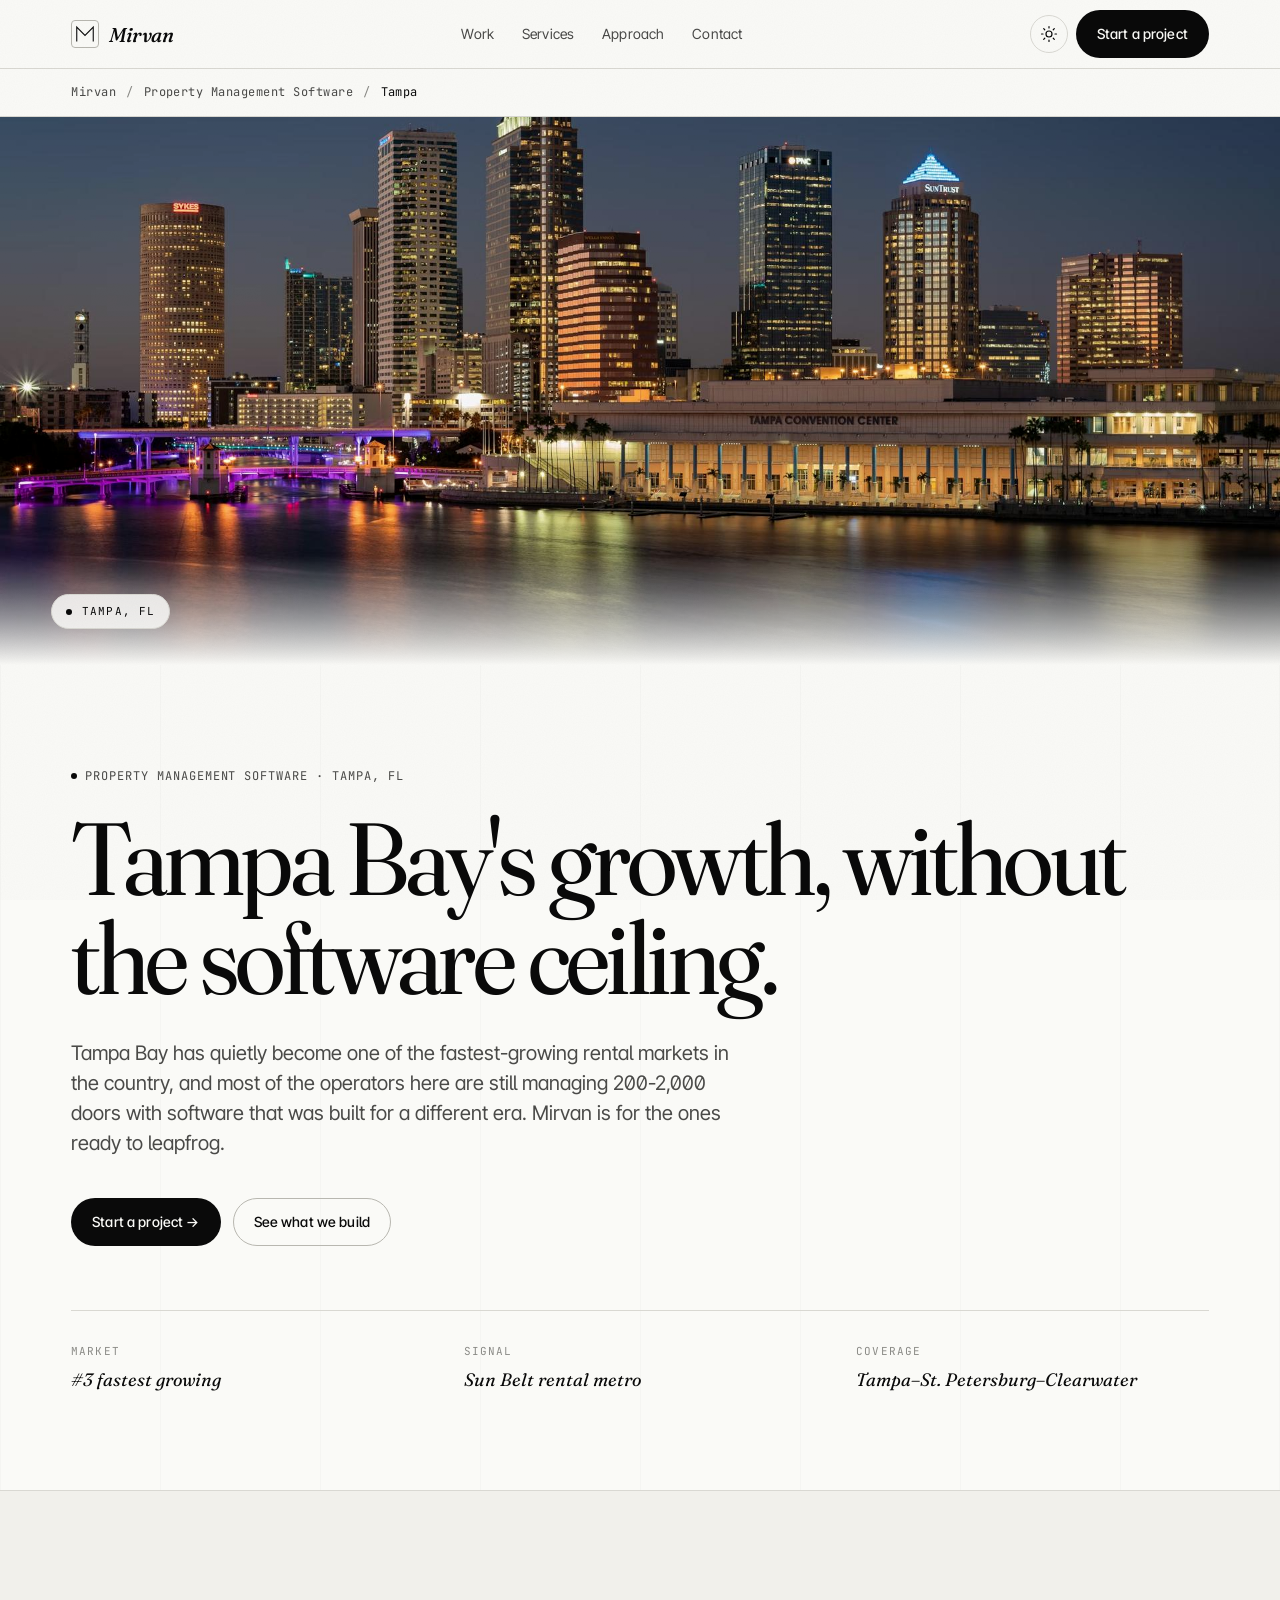
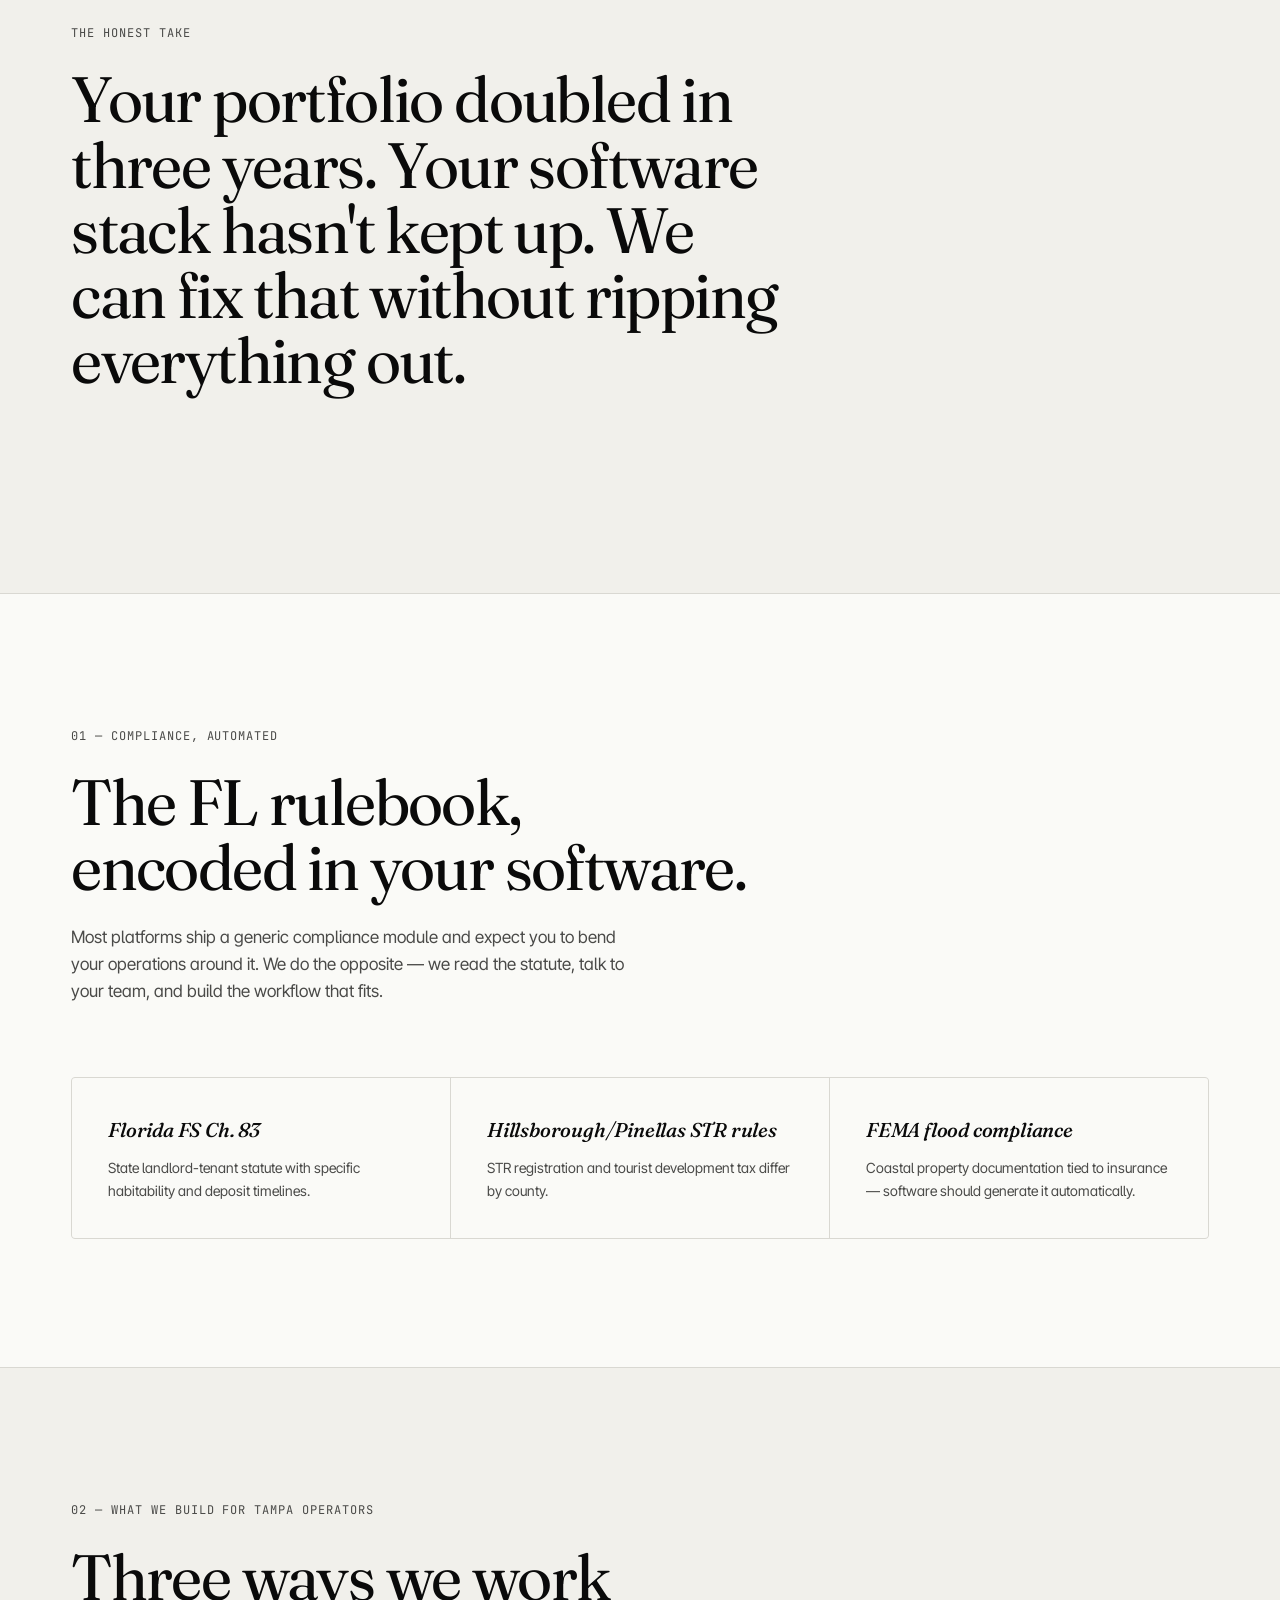
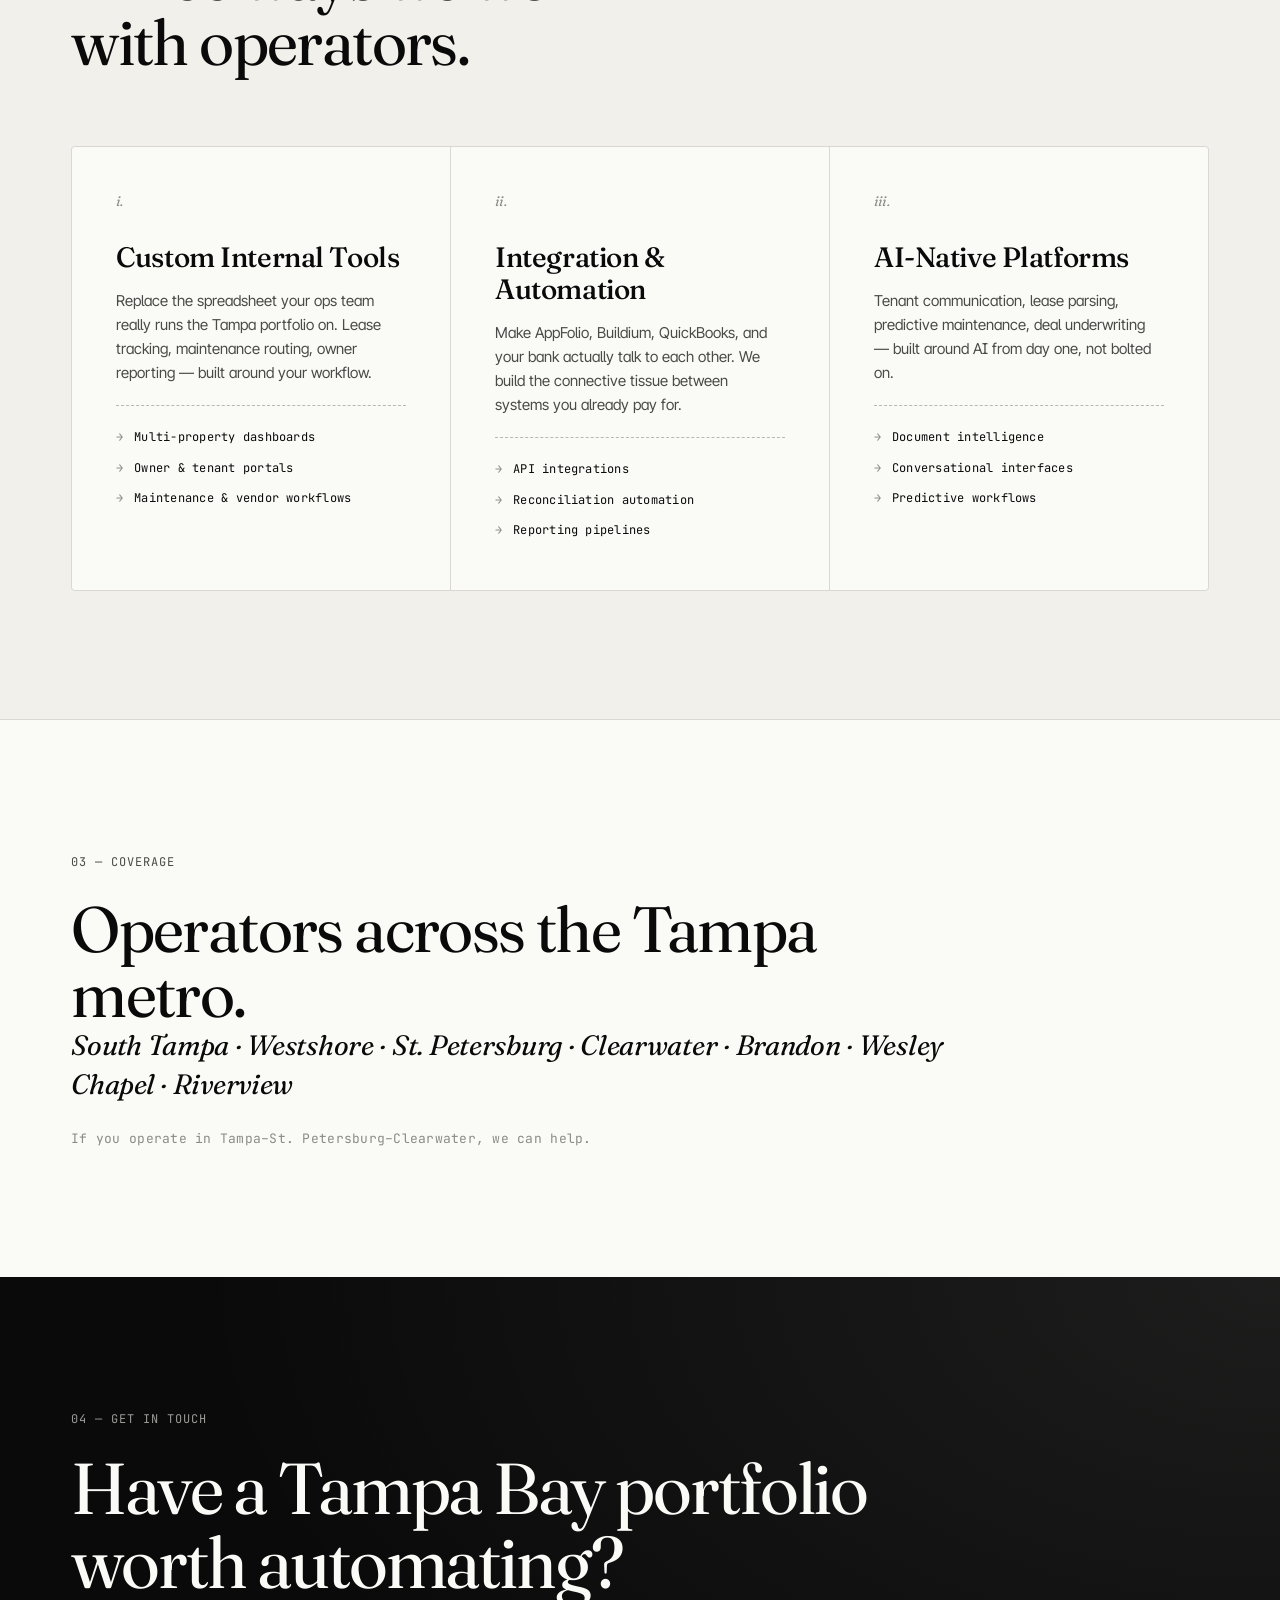
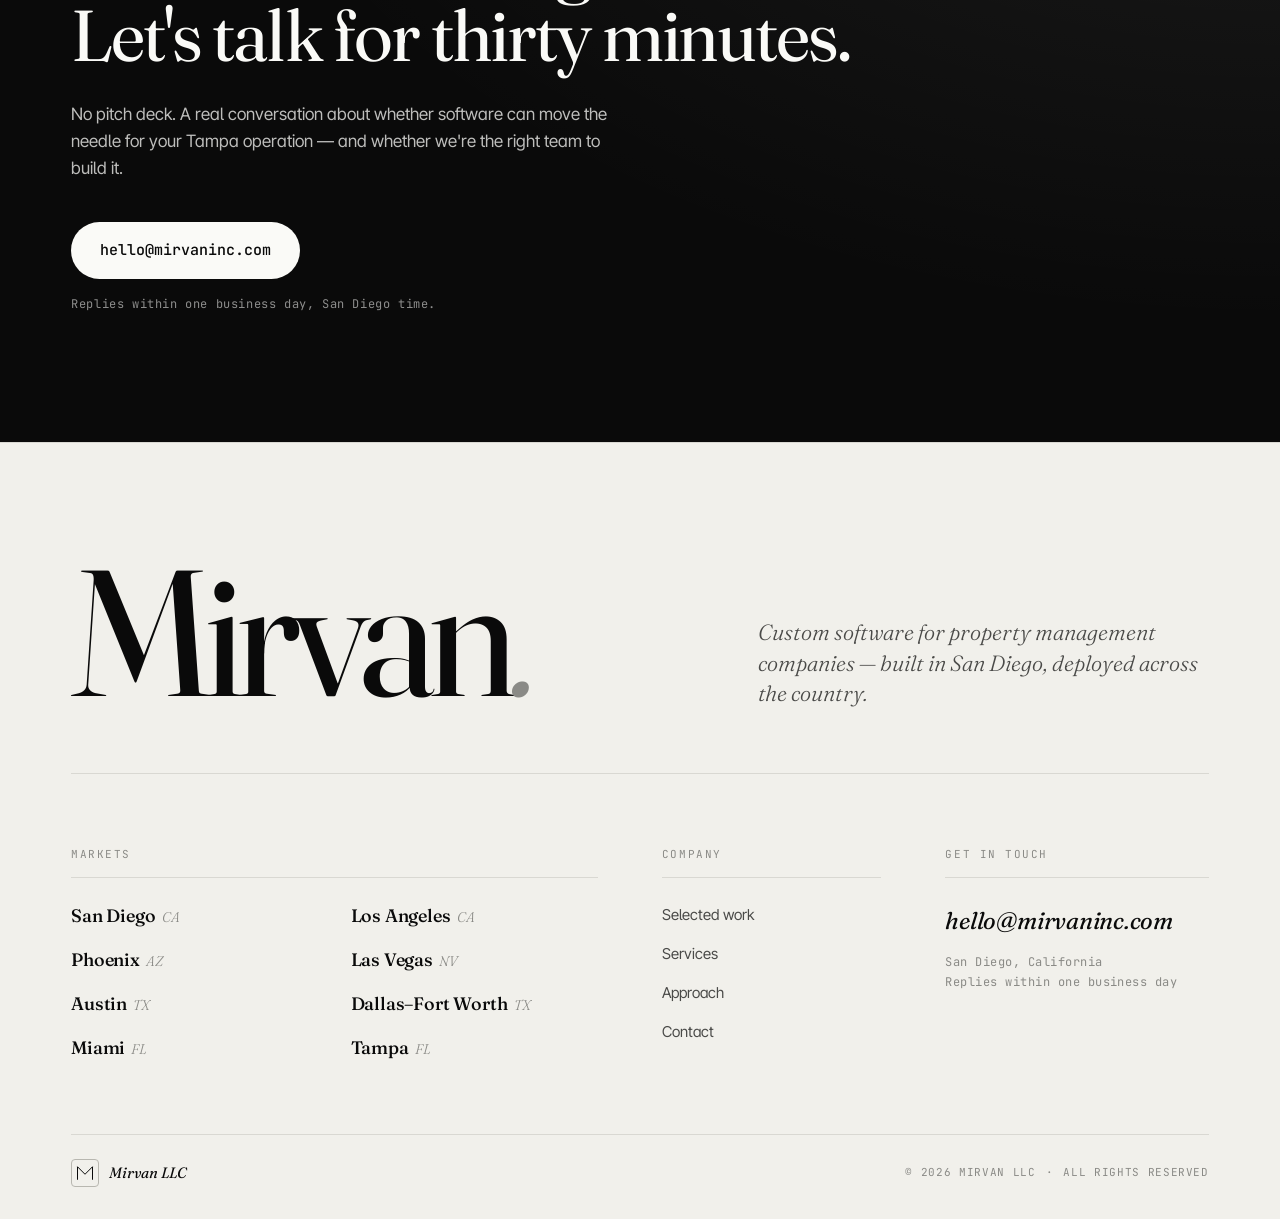
<file: property-management-software/tampa/index.html>
<!DOCTYPE html>
<html lang="en" data-theme="auto">
<head>
  <meta charset="UTF-8" />
  <meta name="viewport" content="width=device-width, initial-scale=1.0, viewport-fit=cover" />
  <meta name="theme-color" content="#0a0a0a" media="(prefers-color-scheme: dark)" />
  <meta name="theme-color" content="#fafafa" media="(prefers-color-scheme: light)" />

  <title>Property Management Software in Tampa | Mirvan</title>
  <meta name="description" content="Mirvan builds custom property management software for Tampa operators. Internal tools, tenant portals, and AI platforms designed around the FL regulatory landscape." />
  <meta name="keywords" content="property management software Tampa, custom property management software FL, Tampa proptech, property manager software Tampa, AppFolio alternative Tampa, Buildium alternative Tampa" />
  <link rel="canonical" href="https://mirvaninc.com/property-management-software/tampa/" />

  <meta property="og:type" content="website" />
  <meta property="og:url" content="https://mirvaninc.com/property-management-software/tampa/" />
  <meta property="og:title" content="Property Management Software in Tampa | Mirvan" />
  <meta property="og:description" content="Mirvan builds custom property management software for Tampa operators. Internal tools, tenant portals, and AI platforms designed around the FL regulatory landscape." />
  <meta property="og:image" content="https://mirvaninc.com/public/cities/tampa-og.jpg" />
  <meta property="og:image:secure_url" content="https://mirvaninc.com/public/cities/tampa-og.jpg" />
  <meta property="og:image:type" content="image/jpeg" />
  <meta property="og:image:width" content="1200" />
  <meta property="og:image:height" content="630" />
  <meta property="og:image:alt" content="Tampa, FL" />
  <meta property="og:site_name" content="Mirvan" />

  <meta name="twitter:card" content="summary_large_image" />
  <meta name="twitter:title" content="Property Management Software in Tampa | Mirvan" />
  <meta name="twitter:description" content="Mirvan builds custom property management software for Tampa operators. Internal tools, tenant portals, and AI platforms designed around the FL regulatory landscape." />
  <meta name="twitter:image" content="https://mirvaninc.com/public/cities/tampa-og.jpg" />
  <meta name="twitter:image:alt" content="Tampa, FL" />

  <meta name="robots" content="index, follow, max-image-preview:large" />
  <link rel="icon" href="/favicon.svg" type="image/svg+xml" />

  <link rel="preconnect" href="https://fonts.googleapis.com" />
  <link rel="preconnect" href="https://fonts.gstatic.com" crossorigin />
  <link href="https://fonts.googleapis.com/css2?family=Fraunces:opsz,wght@9..144,300;9..144,400;9..144,500;9..144,600&family=JetBrains+Mono:wght@400;500&family=Inter+Tight:wght@300;400;500;600&display=swap" rel="stylesheet" />

  <script type="application/ld+json">
{
  "@context": "https://schema.org",
  "@type": "ProfessionalService",
  "name": "Mirvan \u2014 Property Management Software in Tampa",
  "url": "https://mirvaninc.com/property-management-software/tampa/",
  "image": "https://mirvaninc.com/og.png",
  "description": "Mirvan builds custom property management software for Tampa operators. Internal tools, tenant portals, and AI platforms designed around the FL regulatory landscape.",
  "areaServed": {
    "@type": "City",
    "name": "Tampa",
    "containedInPlace": {
      "@type": "State",
      "name": "Florida"
    }
  },
  "address": {
    "@type": "PostalAddress",
    "addressLocality": "San Diego",
    "addressRegion": "CA",
    "addressCountry": "US"
  },
  "geo": {
    "@type": "GeoCoordinates",
    "latitude": 27.9506,
    "longitude": -82.4572
  },
  "serviceType": "Custom property management software development for Tampa"
}
  </script>
  <script type="application/ld+json">
{
  "@context": "https://schema.org",
  "@type": "BreadcrumbList",
  "itemListElement": [
    {
      "@type": "ListItem",
      "position": 1,
      "name": "Home",
      "item": "https://mirvaninc.com/"
    },
    {
      "@type": "ListItem",
      "position": 2,
      "name": "Property Management Software",
      "item": "https://mirvaninc.com/property-management-software/"
    },
    {
      "@type": "ListItem",
      "position": 3,
      "name": "Tampa",
      "item": "https://mirvaninc.com/property-management-software/tampa/"
    }
  ]
}
  </script>

  <script>
    (function () {
      try {
        var stored = localStorage.getItem('mirvan-theme');
        var prefersDark = window.matchMedia('(prefers-color-scheme: dark)').matches;
        var theme = stored || (prefersDark ? 'dark' : 'light');
        document.documentElement.setAttribute('data-theme', theme);
      } catch (e) {
        document.documentElement.setAttribute('data-theme', 'light');
      }
    })();
  </script>

  <link rel="stylesheet" href="/styles.css" />
</head>
<body>
  <a class="skip" href="#main">Skip to content</a>

  <header class="nav" role="banner">
    <div class="nav__inner">
      <a href="/" class="nav__logo" aria-label="Mirvan home">
        <span class="nav__mark" aria-hidden="true">
          <svg viewBox="0 0 32 32" width="22" height="22" fill="none" stroke="currentColor" stroke-width="1.6" stroke-linecap="square">
            <path d="M4 26 L4 6 L16 18 L28 6 L28 26" />
          </svg>
        </span>
        <span class="nav__wordmark">Mirvan</span>
      </a>

      <nav class="nav__links" aria-label="Primary">
        <a href="/#work">Work</a>
        <a href="/#services">Services</a>
        <a href="/#approach">Approach</a>
        <a href="/#contact">Contact</a>
      </nav>

      <div class="nav__actions">
        <button id="theme-toggle" class="theme-toggle" type="button" aria-label="Toggle color theme" title="Toggle theme">
          <svg class="icon-sun" viewBox="0 0 24 24" width="18" height="18" fill="none" stroke="currentColor" stroke-width="1.6" stroke-linecap="round" stroke-linejoin="round" aria-hidden="true">
            <circle cx="12" cy="12" r="4" />
            <path d="M12 2v2M12 20v2M4.93 4.93l1.41 1.41M17.66 17.66l1.41 1.41M2 12h2M20 12h2M4.93 19.07l1.41-1.41M17.66 6.34l1.41-1.41" />
          </svg>
          <svg class="icon-moon" viewBox="0 0 24 24" width="18" height="18" fill="none" stroke="currentColor" stroke-width="1.6" stroke-linecap="round" stroke-linejoin="round" aria-hidden="true">
            <path d="M21 12.79A9 9 0 1 1 11.21 3 7 7 0 0 0 21 12.79z" />
          </svg>
        </button>
        <a href="#contact" class="btn btn--primary nav__cta">Start a project</a>
      </div>
    </div>
  </header>

  <main id="main">

    <!-- BREADCRUMB -->
    <nav class="breadcrumb" aria-label="Breadcrumb">
      <div class="breadcrumb__inner">
        <a href="/">Mirvan</a>
        <span aria-hidden="true">/</span>
        <a href="/property-management-software/">Property Management Software</a>
        <span aria-hidden="true">/</span>
        <span class="breadcrumb__current">Tampa</span>
      </div>
    </nav>

    <!-- HERO IMAGE -->
    <section class="hero-image" aria-hidden="true">
      <div class="hero-image__frame">
        <img
          src="/public/cities/tampa-hero.jpg"
          alt="Tampa, FL"
          loading="eager"
          fetchpriority="high"
          decoding="async"
        />
        <div class="hero-image__overlay"></div>
        <div class="hero-image__caption">
          <span class="hero-image__dot"></span>
          <span>Tampa, FL</span>
        </div>
      </div>
    </section>

    <!-- HERO -->
    <section class="hero hero--city" aria-labelledby="hero-title">
      <div class="hero__grid" aria-hidden="true">
        <span></span><span></span><span></span><span></span>
        <span></span><span></span><span></span><span></span>
      </div>
      <div class="hero__inner reveal">
        <p class="eyebrow">
          <span class="dot" aria-hidden="true"></span>
          Property management software · Tampa, FL
        </p>

        <h1 id="hero-title" class="hero__title">
          Tampa Bay's growth, without the software ceiling.
        </h1>

        <p class="hero__lede">
          Tampa Bay has quietly become one of the fastest-growing rental markets in the country, and most of the operators here are still managing 200-2,000 doors with software that was built for a different era. Mirvan is for the ones ready to leapfrog.
        </p>

        <div class="hero__cta">
          <a href="#contact" class="btn btn--primary">Start a project →</a>
          <a href="/#services" class="btn btn--ghost">See what we build</a>
        </div>

        <dl class="hero__stats">
          <div>
            <dt>Market</dt>
            <dd>#3 fastest growing</dd>
          </div>
          <div>
            <dt>Signal</dt>
            <dd>Sun Belt rental metro</dd>
          </div>
          <div>
            <dt>Coverage</dt>
            <dd>Tampa–St. Petersburg–Clearwater</dd>
          </div>
        </dl>
      </div>
    </section>

    <!-- PAIN POINT -->
    <section class="section section--alt" aria-labelledby="pain-title">
      <div class="section__inner">
        <div class="section__head reveal">
          <p class="eyebrow">The honest take</p>
          <h2 id="pain-title" class="section__title">
            Your portfolio doubled in three years. Your software stack hasn't kept up. We can fix that without ripping everything out.
          </h2>
        </div>
      </div>
    </section>

    <!-- REGULATIONS -->
    <section class="section" aria-labelledby="reg-title">
      <div class="section__inner">
        <header class="section__head reveal">
          <p class="eyebrow">01 — Compliance, automated</p>
          <h2 id="reg-title" class="section__title">
            The FL rulebook,<br />encoded in your software.
          </h2>
          <p class="section__lede">
            Most platforms ship a generic compliance module and expect you to bend your operations around it. We do the opposite — we read the statute, talk to your team, and build the workflow that fits.
          </p>
        </header>

        <ol class="regs reveal">
          <li class="reg">
            <h3 class="reg__name">Florida FS Ch. 83</h3>
            <p class="reg__detail">State landlord-tenant statute with specific habitability and deposit timelines.</p>
          </li>
          <li class="reg">
            <h3 class="reg__name">Hillsborough/Pinellas STR rules</h3>
            <p class="reg__detail">STR registration and tourist development tax differ by county.</p>
          </li>
          <li class="reg">
            <h3 class="reg__name">FEMA flood compliance</h3>
            <p class="reg__detail">Coastal property documentation tied to insurance — software should generate it automatically.</p>
          </li>
        </ol>
      </div>
    </section>

    <!-- SERVICES (shared) -->
    <section class="section section--alt" aria-labelledby="services-title">
      <div class="section__inner">
        <header class="section__head reveal">
          <p class="eyebrow">02 — What we build for Tampa operators</p>
          <h2 id="services-title" class="section__title">
            Three ways we work<br />with operators.
          </h2>
        </header>

        <div class="cards">
          <article class="card reveal">
            <span class="card__num">i.</span>
            <h3 class="card__title">Custom Internal Tools</h3>
            <p class="card__body">
              Replace the spreadsheet your ops team really runs the Tampa portfolio on. Lease tracking, maintenance routing, owner reporting — built around your workflow.
            </p>
            <ul class="card__list">
              <li>Multi-property dashboards</li>
              <li>Owner & tenant portals</li>
              <li>Maintenance & vendor workflows</li>
            </ul>
          </article>

          <article class="card reveal">
            <span class="card__num">ii.</span>
            <h3 class="card__title">Integration & Automation</h3>
            <p class="card__body">
              Make AppFolio, Buildium, QuickBooks, and your bank actually talk to each other. We build the connective tissue between systems you already pay for.
            </p>
            <ul class="card__list">
              <li>API integrations</li>
              <li>Reconciliation automation</li>
              <li>Reporting pipelines</li>
            </ul>
          </article>

          <article class="card reveal">
            <span class="card__num">iii.</span>
            <h3 class="card__title">AI-Native Platforms</h3>
            <p class="card__body">
              Tenant communication, lease parsing, predictive maintenance, deal underwriting — built around AI from day one, not bolted on.
            </p>
            <ul class="card__list">
              <li>Document intelligence</li>
              <li>Conversational interfaces</li>
              <li>Predictive workflows</li>
            </ul>
          </article>
        </div>
      </div>
    </section>

    <!-- COVERAGE -->
    <section class="section" aria-labelledby="coverage-title">
      <div class="section__inner">
        <div class="coverage reveal">
          <p class="eyebrow">03 — Coverage</p>
          <h2 id="coverage-title" class="section__title">
            Operators across the Tampa metro.
          </h2>
          <p class="coverage__list">South Tampa · Westshore · St. Petersburg · Clearwater · Brandon · Wesley Chapel · Riverview</p>
          <p class="coverage__note">If you operate in Tampa–St. Petersburg–Clearwater, we can help.</p>
        </div>
      </div>
    </section>

    <!-- CONTACT -->
    <section id="contact" class="section section--contact" aria-labelledby="contact-title">
      <div class="section__inner">
        <div class="contact reveal">
          <p class="eyebrow">04 — Get in touch</p>
          <h2 id="contact-title" class="contact__title">
            Have a Tampa Bay portfolio worth automating?<br />Let's talk for thirty minutes.
          </h2>
          <p class="contact__lede">
            No pitch deck. A real conversation about whether software can move the needle for your Tampa operation — and whether we're the right team to build it.
          </p>
          <div class="contact__cta">
            <a href="mailto:hello@mirvaninc.com?subject=Mirvan%20%E2%80%94%20Tampa%20Inquiry" class="btn btn--primary btn--lg">hello@mirvaninc.com</a>
            <p class="contact__note">Replies within one business day, San Diego time.</p>
          </div>
        </div>
      </div>
    </section>
  </main>

  <footer class="footer" role="contentinfo">
    <div class="footer__inner">

      <div class="footer__top">
        <h2 class="footer__wordmark">Mirvan<em>.</em></h2>
        <p class="footer__tagline">Custom software for property management companies — built in San Diego, deployed across the country.</p>
      </div>

      <div class="footer__cols">
        <nav class="footer__cities" aria-label="Markets we serve">
          <p class="footer__col-label">Markets</p>
          <ul>
            <li><a href="/property-management-software/san-diego/">San Diego<span class="footer__state">CA</span></a></li>
            <li><a href="/property-management-software/los-angeles/">Los Angeles<span class="footer__state">CA</span></a></li>
            <li><a href="/property-management-software/phoenix/">Phoenix<span class="footer__state">AZ</span></a></li>
            <li><a href="/property-management-software/las-vegas/">Las Vegas<span class="footer__state">NV</span></a></li>
            <li><a href="/property-management-software/austin/">Austin<span class="footer__state">TX</span></a></li>
            <li><a href="/property-management-software/dallas-fort-worth/">Dallas–Fort Worth<span class="footer__state">TX</span></a></li>
            <li><a href="/property-management-software/miami/">Miami<span class="footer__state">FL</span></a></li>
            <li><a href="/property-management-software/tampa/">Tampa<span class="footer__state">FL</span></a></li>
          </ul>
        </nav>

        <nav class="footer__nav" aria-label="Site">
          <p class="footer__col-label">Company</p>
          <ul>
            <li><a href="/#work">Selected work</a></li>
            <li><a href="/#services">Services</a></li>
            <li><a href="/#approach">Approach</a></li>
            <li><a href="/#contact">Contact</a></li>
          </ul>
        </nav>

        <div class="footer__contact">
          <p class="footer__col-label">Get in touch</p>
          <a href="mailto:hello@mirvaninc.com">hello@mirvaninc.com</a>
          <p class="footer__contact-meta">San Diego, California<br/>Replies within one business day</p>
        </div>
      </div>

      <div class="footer__bottom">
        <div class="footer__brand">
          <span class="nav__mark" aria-hidden="true">
            <svg viewBox="0 0 32 32" width="20" height="20" fill="none" stroke="currentColor" stroke-width="1.6" stroke-linecap="square">
              <path d="M4 26 L4 6 L16 18 L28 6 L28 26" />
            </svg>
          </span>
          <span>Mirvan LLC</span>
        </div>
        <p class="footer__meta">
          <span>© <span id="year"></span> Mirvan LLC</span>
          <span aria-hidden="true">·</span>
          <span>All rights reserved</span>
        </p>
      </div>

    </div>
  </footer>

  <script src="/main.js" defer></script>
</body>
</html>
</file>
<file: styles.css>
/* =========================================================
   Mirvan — Refined editorial design system
   Black & white, light/dark, mobile-first
   ========================================================= */

:root {
  /* Light theme (default) */
  --bg: #fafaf7;
  --bg-elev: #ffffff;
  --bg-alt: #f1f0eb;
  --ink: #0a0a0a;
  --ink-muted: #4a4a48;
  --ink-faint: #8a8a86;
  --line: #d9d8d2;
  --line-strong: #b8b7b0;
  --accent: #0a0a0a;
  --accent-ink: #fafaf7;
  --shadow: 0 1px 0 rgba(10,10,10,0.04), 0 8px 24px -12px rgba(10,10,10,0.08);
  --grid: rgba(10,10,10,0.04);
  --noise: 0.03;
}

[data-theme="dark"] {
  --bg: #0a0a0a;
  --bg-elev: #111110;
  --bg-alt: #161614;
  --ink: #fafaf7;
  --ink-muted: #b5b3ad;
  --ink-faint: #7a7873;
  --line: #2a2926;
  --line-strong: #3d3c38;
  --accent: #fafaf7;
  --accent-ink: #0a0a0a;
  --shadow: 0 1px 0 rgba(0,0,0,0.4), 0 12px 40px -16px rgba(0,0,0,0.6);
  --grid: rgba(250,250,247,0.04);
  --noise: 0.05;
}

/* Type */
:root {
  --font-display: 'Fraunces', 'Times New Roman', Georgia, serif;
  --font-sans: 'Inter Tight', -apple-system, BlinkMacSystemFont, 'Segoe UI', sans-serif;
  --font-mono: 'JetBrains Mono', ui-monospace, 'SF Mono', Menlo, monospace;
}

/* Reset */
*, *::before, *::after { box-sizing: border-box; }
html { -webkit-text-size-adjust: 100%; scroll-behavior: smooth; }
@media (prefers-reduced-motion: reduce) {
  html { scroll-behavior: auto; }
  *, *::before, *::after {
    animation-duration: 0.01ms !important;
    animation-iteration-count: 1 !important;
    transition-duration: 0.01ms !important;
  }
}

body {
  margin: 0;
  font-family: var(--font-sans);
  font-size: 16px;
  line-height: 1.55;
  color: var(--ink);
  background: var(--bg);
  -webkit-font-smoothing: antialiased;
  -moz-osx-font-smoothing: grayscale;
  font-feature-settings: "ss01", "ss02", "cv11";
  transition: background-color 0.4s ease, color 0.4s ease;
  overflow-x: hidden;
}

/* Subtle film grain everywhere */
body::before {
  content: "";
  position: fixed;
  inset: 0;
  pointer-events: none;
  z-index: 1000;
  opacity: var(--noise);
  background-image: url("data:image/svg+xml;utf8,<svg xmlns='http://www.w3.org/2000/svg' width='200' height='200'><filter id='n'><feTurbulence type='fractalNoise' baseFrequency='0.9' numOctaves='2' stitchTiles='stitch'/><feColorMatrix values='0 0 0 0 0 0 0 0 0 0 0 0 0 0 0 0 0 0 0.6 0'/></filter><rect width='100%25' height='100%25' filter='url(%23n)'/></svg>");
}

img, svg { display: block; max-width: 100%; }
a { color: inherit; text-decoration: none; }
button { font: inherit; color: inherit; background: none; border: 0; cursor: pointer; }

/* Skip link */
.skip {
  position: absolute;
  top: -40px;
  left: 8px;
  background: var(--ink);
  color: var(--bg);
  padding: 8px 12px;
  font-size: 14px;
  z-index: 200;
  border-radius: 2px;
}
.skip:focus { top: 8px; }

/* Layout helpers */
.section__inner,
.nav__inner,
.footer__inner,
.hero__inner {
  width: 100%;
  max-width: 1240px;
  margin: 0 auto;
  padding-left: clamp(20px, 4vw, 56px);
  padding-right: clamp(20px, 4vw, 56px);
}

/* ============== NAV ============== */
.nav {
  position: sticky;
  top: 0;
  z-index: 100;
  background: color-mix(in srgb, var(--bg) 88%, transparent);
  backdrop-filter: saturate(140%) blur(14px);
  -webkit-backdrop-filter: saturate(140%) blur(14px);
  border-bottom: 1px solid var(--line);
}
.nav__inner {
  display: flex;
  align-items: center;
  justify-content: space-between;
  height: 68px;
  gap: 24px;
}
.nav__logo {
  display: inline-flex;
  align-items: center;
  gap: 10px;
  font-family: var(--font-display);
  font-weight: 500;
  font-size: 20px;
  letter-spacing: -0.01em;
}
.nav__mark {
  display: inline-grid;
  place-items: center;
  width: 28px; height: 28px;
  border: 1px solid var(--line-strong);
  border-radius: 4px;
  color: var(--ink);
  transition: transform 0.4s cubic-bezier(.2,.7,.2,1);
}
.nav__logo:hover .nav__mark { transform: rotate(-8deg); }
.nav__wordmark { font-style: italic; }

.nav__links {
  display: none;
  gap: 28px;
  font-size: 14px;
  color: var(--ink-muted);
  letter-spacing: 0.01em;
}
.nav__links a {
  position: relative;
  padding: 6px 0;
  transition: color 0.2s ease;
}
.nav__links a::after {
  content: "";
  position: absolute;
  left: 0; right: 100%;
  bottom: 2px;
  height: 1px;
  background: currentColor;
  transition: right 0.3s cubic-bezier(.2,.7,.2,1);
}
.nav__links a:hover { color: var(--ink); }
.nav__links a:hover::after { right: 0; }

.nav__actions {
  display: flex;
  align-items: center;
  gap: 8px;
}
.nav__cta { display: none; }

@media (min-width: 820px) {
  .nav__links { display: flex; }
  .nav__cta { display: inline-flex; }
}

/* Theme toggle */
.theme-toggle {
  display: inline-grid;
  place-items: center;
  width: 38px;
  height: 38px;
  border: 1px solid var(--line);
  border-radius: 999px;
  color: var(--ink);
  transition: border-color 0.2s ease, transform 0.3s ease, background-color 0.2s ease;
  position: relative;
}
.theme-toggle:hover {
  border-color: var(--line-strong);
  background: var(--bg-alt);
}
.theme-toggle:active { transform: scale(0.94); }
.theme-toggle .icon-sun,
.theme-toggle .icon-moon {
  position: absolute;
  transition: opacity 0.3s ease, transform 0.4s cubic-bezier(.2,.7,.2,1);
}
[data-theme="light"] .icon-sun { opacity: 1; transform: rotate(0); }
[data-theme="light"] .icon-moon { opacity: 0; transform: rotate(-40deg) scale(0.6); }
[data-theme="dark"] .icon-sun { opacity: 0; transform: rotate(40deg) scale(0.6); }
[data-theme="dark"] .icon-moon { opacity: 1; transform: rotate(0); }

/* Buttons */
.btn {
  display: inline-flex;
  align-items: center;
  gap: 8px;
  padding: 12px 20px;
  font-size: 14px;
  font-weight: 500;
  letter-spacing: 0.01em;
  border-radius: 999px;
  border: 1px solid transparent;
  transition: transform 0.2s ease, background-color 0.25s ease, color 0.25s ease, border-color 0.25s ease;
  white-space: nowrap;
}
.btn:active { transform: scale(0.98); }
.btn--primary {
  background: var(--accent);
  color: var(--accent-ink);
}
.btn--primary:hover { background: color-mix(in srgb, var(--accent) 88%, var(--ink-muted)); }
.btn--ghost {
  border-color: var(--line-strong);
  color: var(--ink);
}
.btn--ghost:hover { background: var(--bg-alt); }
.btn--lg {
  padding: 16px 28px;
  font-size: 15px;
  font-family: var(--font-mono);
  letter-spacing: 0;
}

/* Eyebrow */
.eyebrow {
  display: inline-flex;
  align-items: center;
  gap: 8px;
  font-family: var(--font-mono);
  font-size: 12px;
  letter-spacing: 0.08em;
  text-transform: uppercase;
  color: var(--ink-muted);
  margin: 0 0 24px;
}
.dot {
  display: inline-block;
  width: 6px; height: 6px;
  border-radius: 50%;
  background: var(--ink);
  animation: pulse 2.4s ease-in-out infinite;
}
@keyframes pulse {
  0%, 100% { opacity: 0.4; transform: scale(1); }
  50% { opacity: 1; transform: scale(1.3); }
}

/* ============== HERO ============== */
.hero {
  position: relative;
  padding: clamp(64px, 10vw, 120px) 0 clamp(48px, 8vw, 96px);
  overflow: hidden;
}
.hero__grid {
  position: absolute;
  inset: 0;
  display: grid;
  grid-template-columns: repeat(8, 1fr);
  pointer-events: none;
  opacity: 0.5;
}
.hero__grid span {
  border-left: 1px solid var(--grid);
}
.hero__grid span:last-child { border-right: 1px solid var(--grid); }

.hero__inner { position: relative; }

.hero__title {
  font-family: var(--font-display);
  font-weight: 400;
  font-size: clamp(44px, 8vw, 104px);
  line-height: 0.96;
  letter-spacing: -0.035em;
  margin: 0 0 32px;
  color: var(--ink);
  font-variation-settings: "opsz" 96, "SOFT" 30;
}
.hero__title em {
  font-style: italic;
  font-weight: 300;
  font-variation-settings: "opsz" 144, "SOFT" 80;
}

.hero__lede {
  max-width: 56ch;
  font-size: clamp(17px, 1.6vw, 20px);
  line-height: 1.5;
  color: var(--ink-muted);
  margin: 0 0 40px;
}

.hero__cta {
  display: flex;
  flex-wrap: wrap;
  gap: 12px;
  margin-bottom: 64px;
}

.hero__stats {
  display: grid;
  grid-template-columns: 1fr;
  gap: 20px;
  padding-top: 32px;
  border-top: 1px solid var(--line);
  margin: 0;
}
.hero__stats > div {
  display: flex;
  flex-direction: column;
  gap: 6px;
}
.hero__stats dt {
  font-family: var(--font-mono);
  font-size: 11px;
  letter-spacing: 0.1em;
  text-transform: uppercase;
  color: var(--ink-faint);
}
.hero__stats dd {
  margin: 0;
  font-family: var(--font-display);
  font-size: 18px;
  font-style: italic;
  color: var(--ink);
}

@media (min-width: 720px) {
  .hero__stats { grid-template-columns: repeat(3, 1fr); gap: 40px; }
}

/* ============== MARQUEE ============== */
.marquee {
  border-top: 1px solid var(--line);
  border-bottom: 1px solid var(--line);
  overflow: hidden;
  background: var(--bg-alt);
  padding: 18px 0;
}
.marquee__track {
  display: flex;
  gap: 36px;
  white-space: nowrap;
  animation: marquee 40s linear infinite;
  font-family: var(--font-display);
  font-style: italic;
  font-size: clamp(20px, 3vw, 28px);
  color: var(--ink-muted);
  width: max-content;
}
.marquee__track span:nth-child(even) {
  color: var(--ink-faint);
  font-style: normal;
  font-family: var(--font-sans);
}
@keyframes marquee {
  from { transform: translateX(0); }
  to { transform: translateX(-50%); }
}
.marquee:hover .marquee__track { animation-play-state: paused; }

/* ============== SECTIONS ============== */
.section {
  padding: clamp(72px, 10vw, 140px) 0;
}
.section--alt {
  background: var(--bg-alt);
  border-top: 1px solid var(--line);
  border-bottom: 1px solid var(--line);
}

.section__head {
  max-width: 720px;
  margin-bottom: clamp(40px, 6vw, 72px);
}
.section__title {
  font-family: var(--font-display);
  font-weight: 400;
  font-size: clamp(34px, 5vw, 64px);
  line-height: 1.02;
  letter-spacing: -0.025em;
  margin: 0;
}
.section__lede {
  margin: 24px 0 0;
  max-width: 56ch;
  font-size: 17px;
  line-height: 1.6;
  color: var(--ink-muted);
}

/* ============== CARDS ============== */
.cards {
  display: grid;
  grid-template-columns: 1fr;
  gap: 1px;
  background: var(--line);
  border: 1px solid var(--line);
  border-radius: 4px;
  overflow: hidden;
}
@media (min-width: 760px) {
  .cards { grid-template-columns: repeat(3, 1fr); }
}
.card {
  position: relative;
  padding: clamp(28px, 4vw, 44px);
  background: var(--bg);
  transition: background-color 0.3s ease;
}
.card:hover { background: var(--bg-alt); }
.card__num {
  display: block;
  font-family: var(--font-display);
  font-style: italic;
  font-size: 14px;
  color: var(--ink-faint);
  margin-bottom: 28px;
  letter-spacing: 0.02em;
}
.card__title {
  font-family: var(--font-display);
  font-weight: 500;
  font-size: clamp(22px, 2.4vw, 28px);
  line-height: 1.15;
  letter-spacing: -0.015em;
  margin: 0 0 16px;
}
.card__body {
  margin: 0 0 20px;
  font-size: 15px;
  line-height: 1.6;
  color: var(--ink-muted);
}
.card__list {
  list-style: none;
  padding: 0;
  margin: 0;
  border-top: 1px dashed var(--line-strong);
  padding-top: 16px;
}
.card__list li {
  position: relative;
  padding: 6px 0 6px 18px;
  font-family: var(--font-mono);
  font-size: 12px;
  letter-spacing: 0.02em;
  color: var(--ink);
}
.card__list li::before {
  content: "→";
  position: absolute;
  left: 0;
  color: var(--ink-faint);
}

/* ============== STEPS ============== */
.steps {
  list-style: none;
  padding: 0;
  margin: 0;
  display: grid;
  gap: 1px;
  background: var(--line);
  border: 1px solid var(--line);
  border-radius: 4px;
  overflow: hidden;
}
.step {
  background: var(--bg);
  padding: clamp(28px, 4vw, 48px);
  display: grid;
  grid-template-columns: auto 1fr;
  gap: clamp(20px, 4vw, 48px);
  align-items: start;
}
.step__num {
  font-family: var(--font-mono);
  font-size: 13px;
  letter-spacing: 0.1em;
  color: var(--ink-faint);
  padding-top: 6px;
}
.step__title {
  font-family: var(--font-display);
  font-weight: 500;
  font-style: italic;
  font-size: clamp(22px, 2.6vw, 32px);
  line-height: 1.1;
  letter-spacing: -0.015em;
  margin: 0 0 10px;
}
.step__body {
  margin: 0;
  max-width: 60ch;
  font-size: 16px;
  line-height: 1.6;
  color: var(--ink-muted);
}

/* ============== WORK ============== */
.work {
  display: grid;
  grid-template-columns: 1fr;
  gap: 1px;
  background: var(--line);
  border-top: 1px solid var(--line);
  border-bottom: 1px solid var(--line);
}
@media (min-width: 900px) {
  .work { grid-template-columns: repeat(3, 1fr); }
}
.work__item {
  background: var(--bg);
  padding: clamp(28px, 4vw, 44px);
  display: flex;
  flex-direction: column;
  min-height: 280px;
  transition: background-color 0.3s ease;
}
.work__item:hover { background: var(--bg-alt); }
.work__head {
  display: flex;
  justify-content: space-between;
  align-items: flex-start;
  gap: 16px;
  margin-bottom: 20px;
}
.work__title {
  font-family: var(--font-display);
  font-weight: 500;
  font-size: clamp(22px, 2.4vw, 28px);
  letter-spacing: -0.015em;
  margin: 0;
}
.work__tag {
  font-family: var(--font-mono);
  font-size: 11px;
  letter-spacing: 0.08em;
  text-transform: uppercase;
  color: var(--ink-faint);
  white-space: nowrap;
  padding-top: 8px;
}
.work__body {
  flex: 1;
  margin: 0 0 24px;
  font-size: 15px;
  line-height: 1.6;
  color: var(--ink-muted);
}
.work__link {
  font-family: var(--font-mono);
  font-size: 13px;
  letter-spacing: 0.01em;
  color: var(--ink);
  border-bottom: 1px solid var(--line-strong);
  align-self: flex-start;
  padding-bottom: 2px;
  transition: color 0.2s ease, border-color 0.2s ease;
}
.work__link:hover { border-color: var(--ink); }
.work__link--muted {
  color: var(--ink-faint);
  border-color: transparent;
  border-bottom-style: dashed;
  cursor: default;
}

/* ============== CONTACT ============== */
.section--contact {
  background: var(--ink);
  color: var(--bg);
  position: relative;
  overflow: hidden;
}
.section--contact::before {
  content: "";
  position: absolute;
  inset: 0;
  background: radial-gradient(ellipse at top right, color-mix(in srgb, var(--bg) 8%, transparent), transparent 60%);
  pointer-events: none;
}
.contact { position: relative; max-width: 880px; }
.section--contact .eyebrow { color: color-mix(in srgb, var(--bg) 60%, transparent); }
.section--contact .dot { background: var(--bg); }
.contact__title {
  font-family: var(--font-display);
  font-weight: 400;
  font-size: clamp(34px, 6vw, 72px);
  line-height: 1.02;
  letter-spacing: -0.03em;
  margin: 0 0 28px;
  color: var(--bg);
}
.contact__lede {
  max-width: 56ch;
  font-size: 17px;
  line-height: 1.6;
  color: color-mix(in srgb, var(--bg) 75%, transparent);
  margin: 0 0 40px;
}
.section--contact .btn--primary {
  background: var(--bg);
  color: var(--ink);
}
.section--contact .btn--primary:hover { background: color-mix(in srgb, var(--bg) 88%, var(--ink-muted)); }
.contact__cta { display: flex; flex-direction: column; gap: 16px; align-items: flex-start; }
.contact__note {
  margin: 0;
  font-family: var(--font-mono);
  font-size: 12px;
  letter-spacing: 0.05em;
  color: color-mix(in srgb, var(--bg) 55%, transparent);
}

/* ============== FOOTER (full redesign) ============== */
.footer {
  border-top: 1px solid var(--line);
  padding: 0;
  background: var(--bg-alt);
  position: relative;
  overflow: hidden;
}
.footer__inner {
  display: block;
  width: 100%;
  max-width: 1240px;
  margin: 0 auto;
  padding: 0 clamp(20px, 4vw, 56px);
}

/* Top: oversized wordmark + tagline */
.footer__top {
  padding: clamp(56px, 9vw, 112px) 0 clamp(40px, 6vw, 64px);
  border-bottom: 1px solid var(--line);
  display: grid;
  gap: 28px;
  align-items: end;
}
@media (min-width: 820px) {
  .footer__top {
    grid-template-columns: 1.4fr 1fr;
    gap: 56px;
  }
}
.footer__wordmark {
  font-family: var(--font-display);
  font-weight: 400;
  font-size: clamp(72px, 14vw, 184px);
  line-height: 0.86;
  letter-spacing: -0.045em;
  margin: 0;
  color: var(--ink);
}
.footer__wordmark em {
  font-style: italic;
  font-weight: 300;
  color: var(--ink-faint);
  font-variation-settings: "opsz" 144, "SOFT" 80;
}
.footer__tagline {
  font-family: var(--font-display);
  font-style: italic;
  font-weight: 300;
  font-size: clamp(18px, 1.8vw, 22px);
  line-height: 1.4;
  color: var(--ink-muted);
  margin: 0;
  max-width: 36ch;
}

/* Middle: columns */
.footer__cols {
  display: grid;
  grid-template-columns: 1fr;
  gap: 48px;
  padding: clamp(40px, 6vw, 72px) 0;
  border-bottom: 1px solid var(--line);
}
@media (min-width: 640px) {
  .footer__cols { grid-template-columns: repeat(2, 1fr); gap: 40px 48px; }
}
@media (min-width: 1000px) {
  .footer__cols { grid-template-columns: 2.4fr 1fr 1.2fr; gap: 64px; }
}

.footer__col-label {
  font-family: var(--font-mono);
  font-size: 11px;
  letter-spacing: 0.14em;
  text-transform: uppercase;
  color: var(--ink-faint);
  margin: 0 0 24px;
  padding-bottom: 14px;
  border-bottom: 1px solid var(--line);
}

/* Force-clean any list defaults */
.footer__cities,
.footer__nav { margin: 0; }
.footer__cities ul,
.footer__nav ul {
  list-style: none;
  padding: 0;
  margin: 0;
}
.footer__cities li,
.footer__nav li { list-style: none; padding: 0; }
.footer__cities li::before,
.footer__nav li::before,
.footer__cities li::marker,
.footer__nav li::marker { content: none; display: none; }

/* Cities — display-styled, two columns */
.footer__cities ul {
  display: grid;
  grid-template-columns: 1fr 1fr;
  gap: 16px 32px;
}
@media (min-width: 1000px) {
  .footer__cities ul { grid-template-columns: 1fr 1fr; }
}
.footer__cities a {
  display: inline-flex;
  align-items: baseline;
  gap: 6px;
  font-family: var(--font-display);
  font-weight: 500;
  font-size: 18px;
  letter-spacing: -0.01em;
  color: var(--ink);
  transition: color 0.2s ease;
  position: relative;
  white-space: nowrap;
}
.footer__cities a::after {
  content: "→";
  font-family: var(--font-sans);
  font-weight: 400;
  font-size: 13px;
  color: var(--ink-faint);
  margin-left: 4px;
  opacity: 0;
  transform: translateX(-6px);
  transition: opacity 0.25s ease, transform 0.3s cubic-bezier(.2,.7,.2,1);
}
.footer__cities a:hover::after { opacity: 1; transform: translateX(0); }
.footer__state {
  font-style: italic;
  font-weight: 300;
  color: var(--ink-faint);
  font-size: 14px;
  letter-spacing: 0;
}

/* Nav column */
.footer__nav ul {
  display: flex;
  flex-direction: column;
  gap: 14px;
}
.footer__nav a {
  font-size: 15px;
  color: var(--ink-muted);
  transition: color 0.2s ease;
}
.footer__nav a:hover { color: var(--ink); }

/* Contact column */
.footer__contact a {
  display: block;
  font-family: var(--font-display);
  font-style: italic;
  font-weight: 400;
  font-size: clamp(20px, 2vw, 24px);
  letter-spacing: -0.01em;
  color: var(--ink);
  margin-bottom: 14px;
  word-break: break-word;
  transition: color 0.2s ease;
}
.footer__contact a:hover { color: var(--ink-muted); }
.footer__contact-meta {
  margin: 0;
  font-family: var(--font-mono);
  font-size: 12px;
  letter-spacing: 0.04em;
  color: var(--ink-faint);
  line-height: 1.6;
}

/* Bottom strip */
.footer__bottom {
  display: flex;
  flex-direction: column;
  gap: 16px;
  padding: 24px 0 32px;
  align-items: flex-start;
  justify-content: space-between;
}
@media (min-width: 720px) {
  .footer__bottom {
    flex-direction: row;
    align-items: center;
  }
}
.footer__brand {
  display: inline-flex;
  align-items: center;
  gap: 10px;
  font-family: var(--font-display);
  font-style: italic;
  font-size: 15px;
  color: var(--ink);
}
.footer__meta {
  margin: 0;
  display: flex;
  flex-wrap: wrap;
  gap: 10px;
  font-family: var(--font-mono);
  font-size: 11px;
  letter-spacing: 0.06em;
  text-transform: uppercase;
  color: var(--ink-faint);
}

/* ============== REVEAL (intersection observer) ============== */
.reveal {
  opacity: 0;
  transform: translateY(20px);
  transition: opacity 0.9s cubic-bezier(.2,.7,.2,1), transform 0.9s cubic-bezier(.2,.7,.2,1);
}
.reveal.is-visible {
  opacity: 1;
  transform: translateY(0);
}

/* Selection */
::selection {
  background: var(--ink);
  color: var(--bg);
}

/* Focus */
:focus-visible {
  outline: 2px solid var(--ink);
  outline-offset: 3px;
  border-radius: 2px;
}

/* ============== CITY PAGE ADDITIONS ============== */

/* Full-bleed hero image (city pages) */
.hero-image {
  width: 100%;
  padding: 0;
  background: var(--bg);
}
.hero-image__frame {
  position: relative;
  width: 100%;
  aspect-ratio: 21 / 9;
  max-height: 70vh;
  overflow: hidden;
  background: var(--bg-alt);
}
@media (max-width: 720px) {
  .hero-image__frame { aspect-ratio: 4 / 3; max-height: 60vh; }
}
.hero-image__frame img {
  position: absolute;
  inset: 0;
  width: 100%;
  height: 100%;
  object-fit: cover;
  object-position: center;
  display: block;
  /* subtle filter to keep things editorial regardless of source photo */
  filter: saturate(0.92) contrast(1.02);
  animation: hero-image-in 1.4s cubic-bezier(.2,.7,.2,1);
}
[data-theme="dark"] .hero-image__frame img {
  filter: saturate(0.85) contrast(1.05) brightness(0.85);
}
@keyframes hero-image-in {
  from { transform: scale(1.06); opacity: 0; }
  to { transform: scale(1); opacity: 1; }
}
.hero-image__overlay {
  position: absolute;
  inset: 0;
  pointer-events: none;
  background: linear-gradient(
    to bottom,
    rgba(0,0,0,0) 0%,
    rgba(0,0,0,0) 60%,
    color-mix(in srgb, var(--bg) 0%, transparent) 80%,
    var(--bg) 100%
  );
}
.hero-image__caption {
  position: absolute;
  bottom: clamp(20px, 3vw, 36px);
  left: clamp(20px, 4vw, 56px);
  display: inline-flex;
  align-items: center;
  gap: 10px;
  padding: 8px 14px;
  background: color-mix(in srgb, var(--bg) 88%, transparent);
  backdrop-filter: blur(10px) saturate(140%);
  -webkit-backdrop-filter: blur(10px) saturate(140%);
  border: 1px solid var(--line);
  border-radius: 999px;
  font-family: var(--font-mono);
  font-size: 11px;
  letter-spacing: 0.1em;
  text-transform: uppercase;
  color: var(--ink);
}
.hero-image__dot {
  width: 6px;
  height: 6px;
  border-radius: 50%;
  background: var(--ink);
  animation: pulse 2.4s ease-in-out infinite;
}

/* Tighten hero spacing on city pages since image takes the visual lead */
.hero--city {
  padding-top: clamp(32px, 5vw, 56px);
}

/* Breadcrumb */
.breadcrumb {
  border-bottom: 1px solid var(--line);
  background: var(--bg);
}
.breadcrumb__inner {
  width: 100%;
  max-width: 1240px;
  margin: 0 auto;
  padding: 14px clamp(20px, 4vw, 56px);
  display: flex;
  align-items: center;
  gap: 10px;
  flex-wrap: wrap;
  font-family: var(--font-mono);
  font-size: 12px;
  letter-spacing: 0.04em;
  color: var(--ink-faint);
}
.breadcrumb a {
  color: var(--ink-muted);
  transition: color 0.2s ease;
}
.breadcrumb a:hover { color: var(--ink); }
.breadcrumb__current { color: var(--ink); }

/* City hero variant */
.hero--city {
  padding-top: clamp(48px, 8vw, 96px);
}

/* Regulations list */
.regs {
  list-style: none;
  padding: 0;
  margin: 0;
  display: grid;
  gap: 1px;
  background: var(--line);
  border: 1px solid var(--line);
  border-radius: 4px;
  overflow: hidden;
}
@media (min-width: 760px) {
  .regs { grid-template-columns: repeat(3, 1fr); }
}
.reg {
  background: var(--bg);
  padding: clamp(24px, 3vw, 36px);
  transition: background-color 0.3s ease;
}
.reg:hover { background: var(--bg-alt); }
.reg__name {
  font-family: var(--font-display);
  font-weight: 500;
  font-style: italic;
  font-size: 20px;
  letter-spacing: -0.01em;
  margin: 0 0 12px;
  color: var(--ink);
}
.reg__detail {
  margin: 0;
  font-size: 14px;
  line-height: 1.6;
  color: var(--ink-muted);
}

/* Coverage / neighborhoods */
.coverage {
  max-width: 880px;
}
.coverage__list {
  font-family: var(--font-display);
  font-style: italic;
  font-size: clamp(20px, 2.5vw, 28px);
  line-height: 1.4;
  color: var(--ink);
  margin: 0 0 24px;
  letter-spacing: -0.01em;
}
.coverage__note {
  margin: 0;
  font-family: var(--font-mono);
  font-size: 13px;
  color: var(--ink-faint);
  letter-spacing: 0.02em;
}

/* Hub page grid — bigger, more cinematic cards */
.hub-grid {
  display: grid;
  grid-template-columns: 1fr;
  gap: clamp(16px, 2vw, 24px);
  background: transparent;
  border: 0;
  border-radius: 0;
  overflow: visible;
}
@media (min-width: 720px) {
  .hub-grid { grid-template-columns: repeat(2, 1fr); }
}
@media (min-width: 1100px) {
  .hub-grid { grid-template-columns: repeat(3, 1fr); }
}

.hub-card {
  display: flex;
  flex-direction: column;
  background: var(--bg-elev);
  border: 1px solid var(--line);
  border-radius: 16px;
  overflow: hidden;
  transition:
    transform 0.5s cubic-bezier(.2,.7,.2,1),
    border-color 0.3s ease,
    box-shadow 0.4s ease;
  position: relative;
  isolation: isolate;
}
.hub-card:hover {
  transform: translateY(-4px);
  border-color: var(--line-strong);
  box-shadow: var(--shadow);
}

.hub-card__media {
  position: relative;
  width: 100%;
  aspect-ratio: 4 / 3;
  overflow: hidden;
  background: var(--bg-alt);
}
.hub-card__media::after {
  content: "";
  position: absolute;
  inset: 0;
  background: linear-gradient(
    to bottom,
    rgba(0,0,0,0) 0%,
    rgba(0,0,0,0) 60%,
    rgba(0,0,0,0.45) 100%
  );
  pointer-events: none;
  opacity: 0.7;
  transition: opacity 0.4s ease;
}
.hub-card:hover .hub-card__media::after { opacity: 1; }

.hub-card__media img {
  position: absolute;
  inset: 0;
  width: 100%;
  height: 100%;
  object-fit: cover;
  display: block;
  filter: saturate(0.92) contrast(1.02);
  transition: transform 0.7s cubic-bezier(.2,.7,.2,1), filter 0.4s ease;
}
[data-theme="dark"] .hub-card__media img {
  filter: saturate(0.85) contrast(1.05) brightness(0.82);
}
.hub-card:hover .hub-card__media img {
  transform: scale(1.06);
}

/* Floating city label on the image */
.hub-card__media-label {
  position: absolute;
  bottom: 16px;
  left: 16px;
  right: 16px;
  z-index: 2;
  display: flex;
  align-items: baseline;
  justify-content: space-between;
  gap: 12px;
  color: #fff;
}
.hub-card__media-city {
  font-family: var(--font-display);
  font-weight: 500;
  font-size: clamp(22px, 2.4vw, 30px);
  letter-spacing: -0.02em;
  line-height: 1;
  margin: 0;
  text-shadow: 0 2px 16px rgba(0,0,0,0.4);
}
.hub-card__media-state {
  font-family: var(--font-mono);
  font-size: 11px;
  letter-spacing: 0.12em;
  text-transform: uppercase;
  opacity: 0.85;
  text-shadow: 0 1px 8px rgba(0,0,0,0.6);
}

.hub-card__body {
  display: flex;
  flex-direction: column;
  gap: 10px;
  padding: clamp(20px, 2.5vw, 28px);
  flex: 1;
}
.hub-card__city {
  display: none; /* now shown on the image */
}
.hub-card__metro {
  font-size: 14px;
  color: var(--ink-muted);
  margin: 0;
  flex: 1;
  line-height: 1.5;
}
.hub-card__cta {
  font-family: var(--font-mono);
  font-size: 11px;
  letter-spacing: 0.1em;
  text-transform: uppercase;
  color: var(--ink);
  margin: 12px 0 0;
  padding-top: 14px;
  border-top: 1px dashed var(--line-strong);
  display: flex;
  justify-content: space-between;
  align-items: center;
}
.hub-card__cta::after {
  content: "→";
  font-family: var(--font-sans);
  letter-spacing: 0;
  transition: transform 0.3s cubic-bezier(.2,.7,.2,1);
}
.hub-card:hover .hub-card__cta::after {
  transform: translateX(4px);
}
</file>
